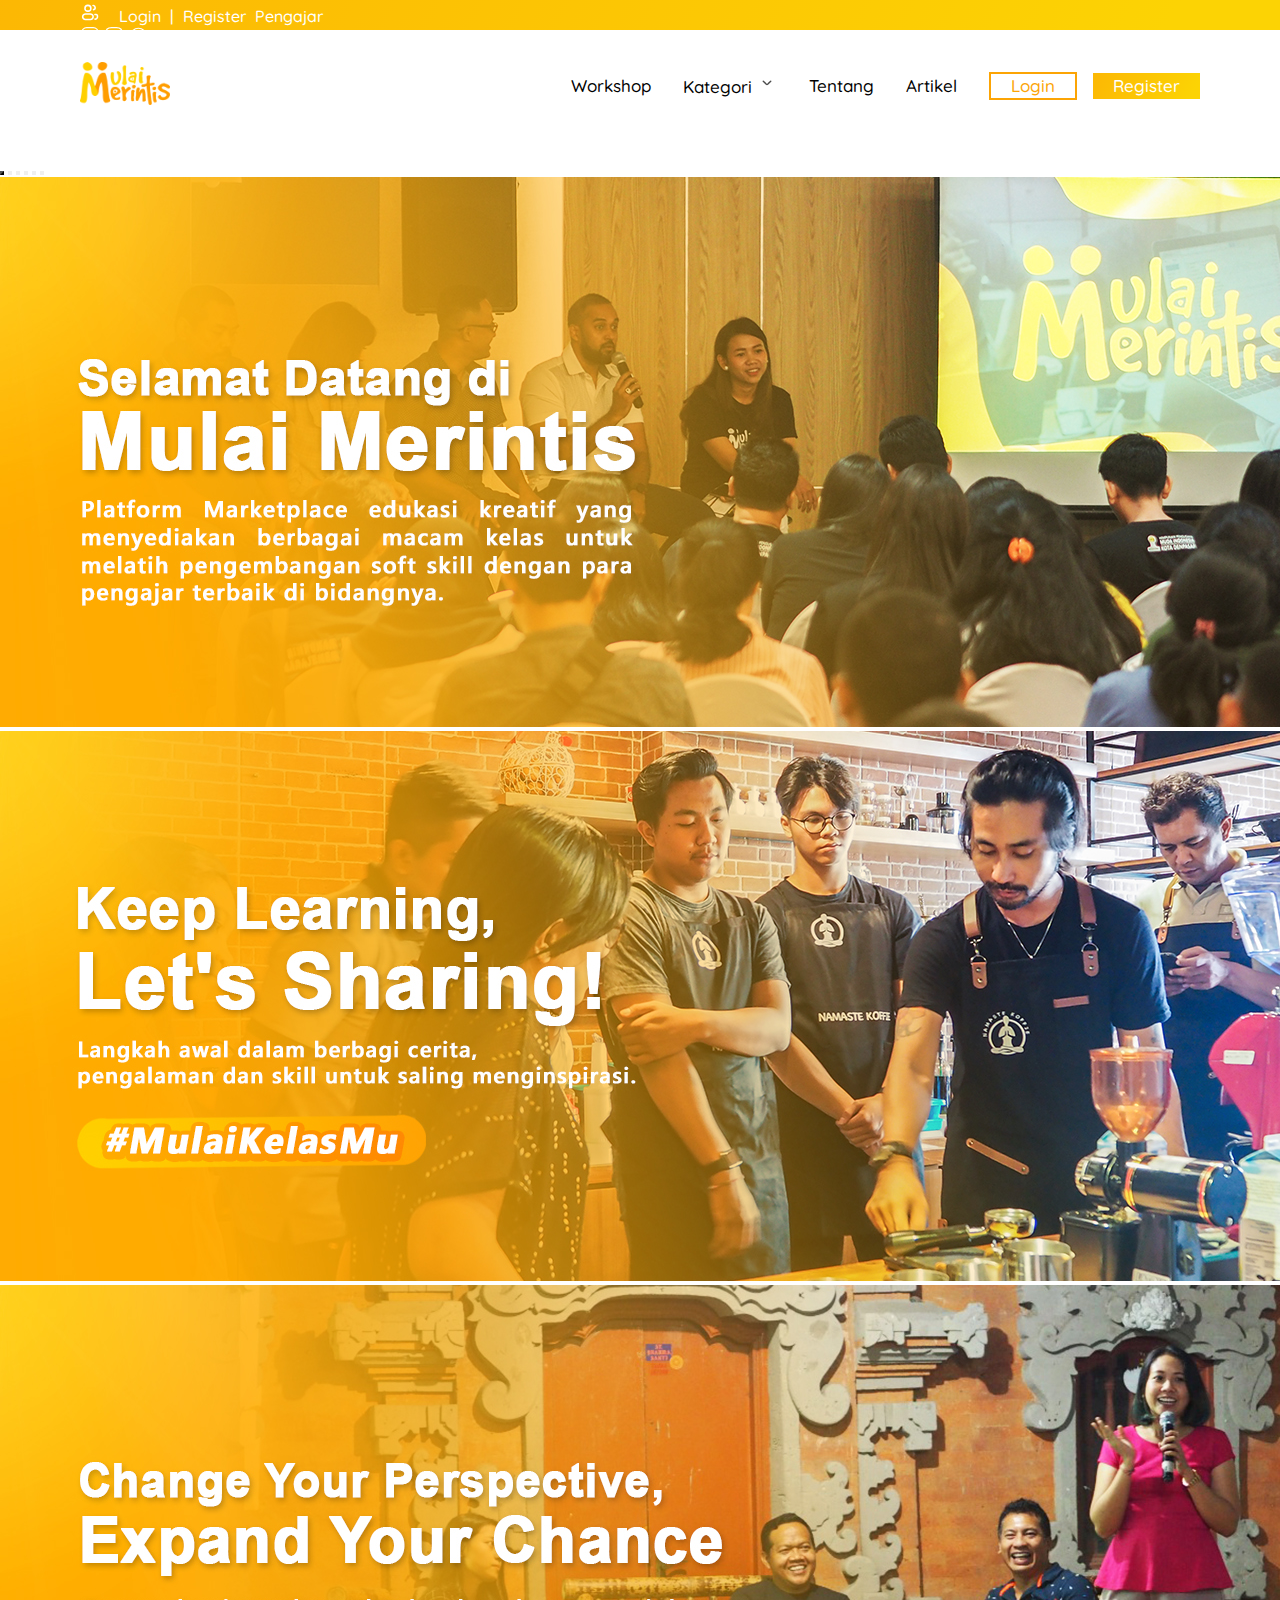
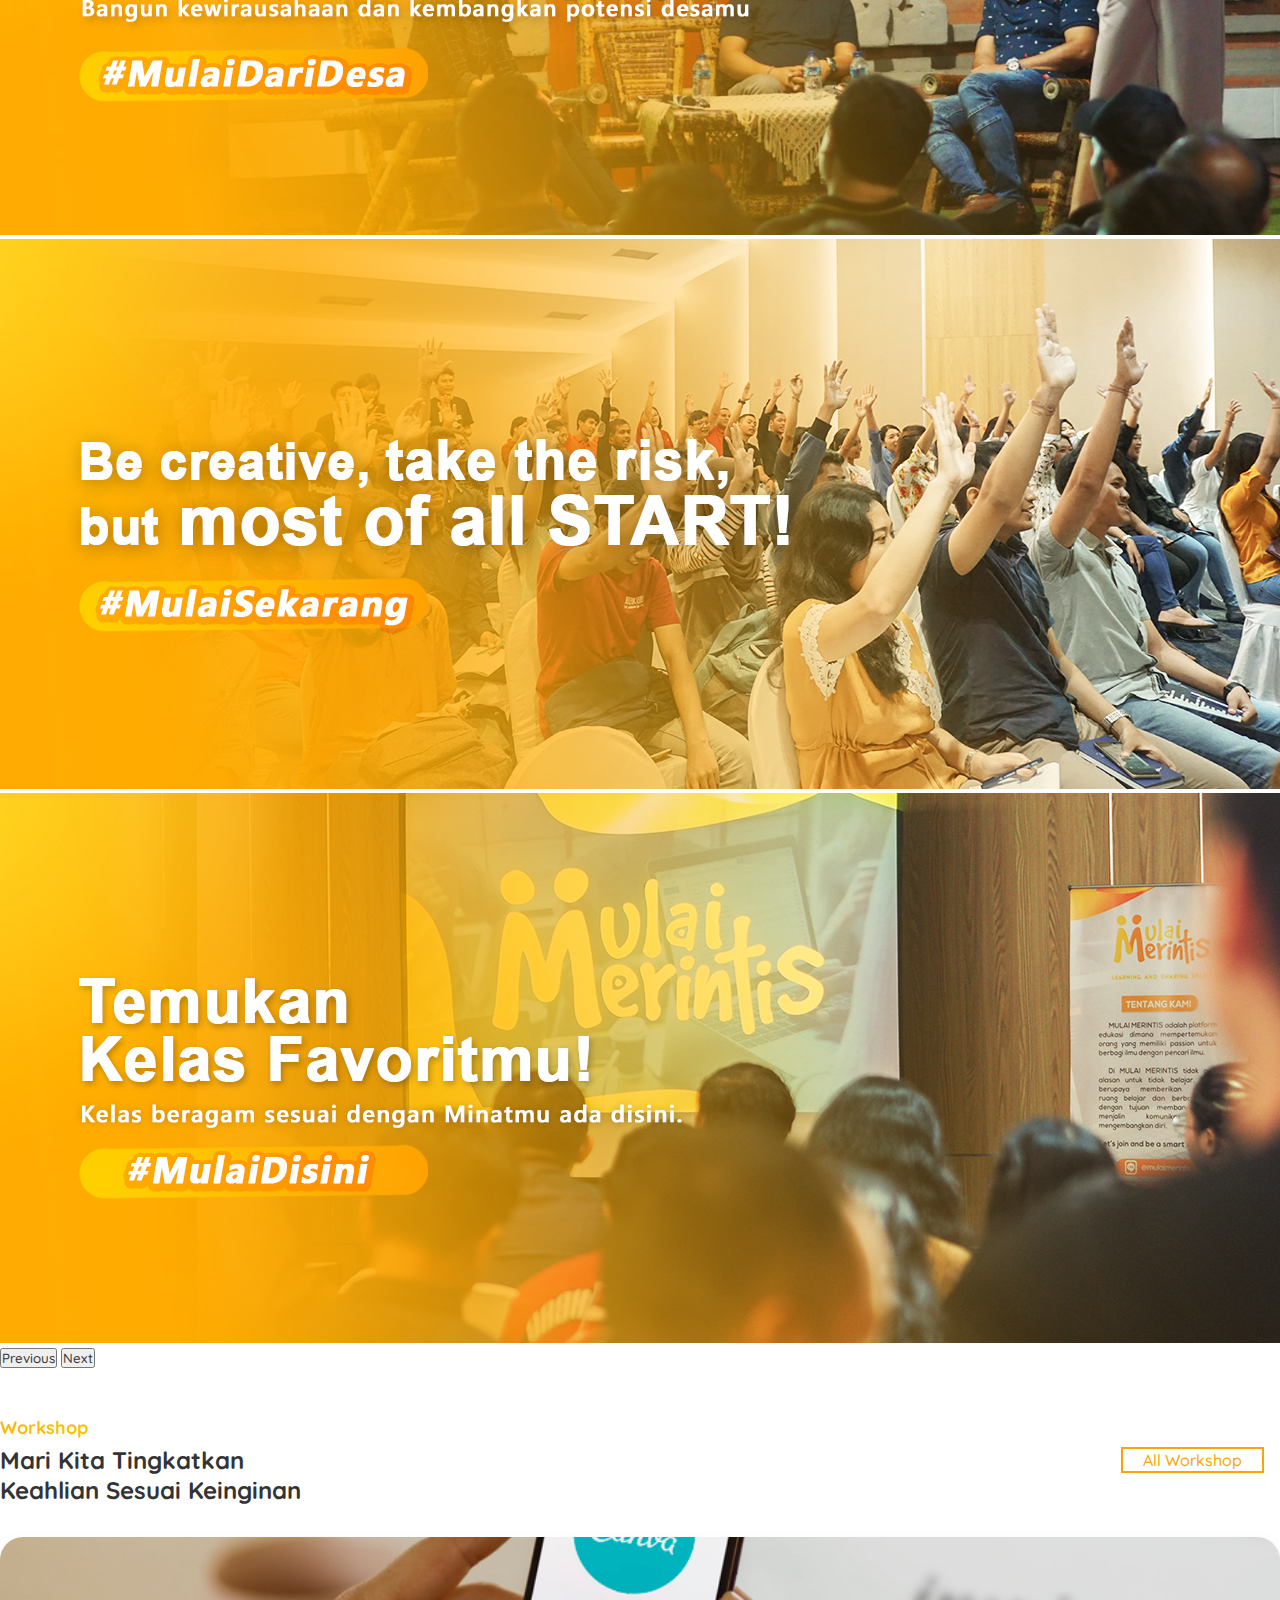
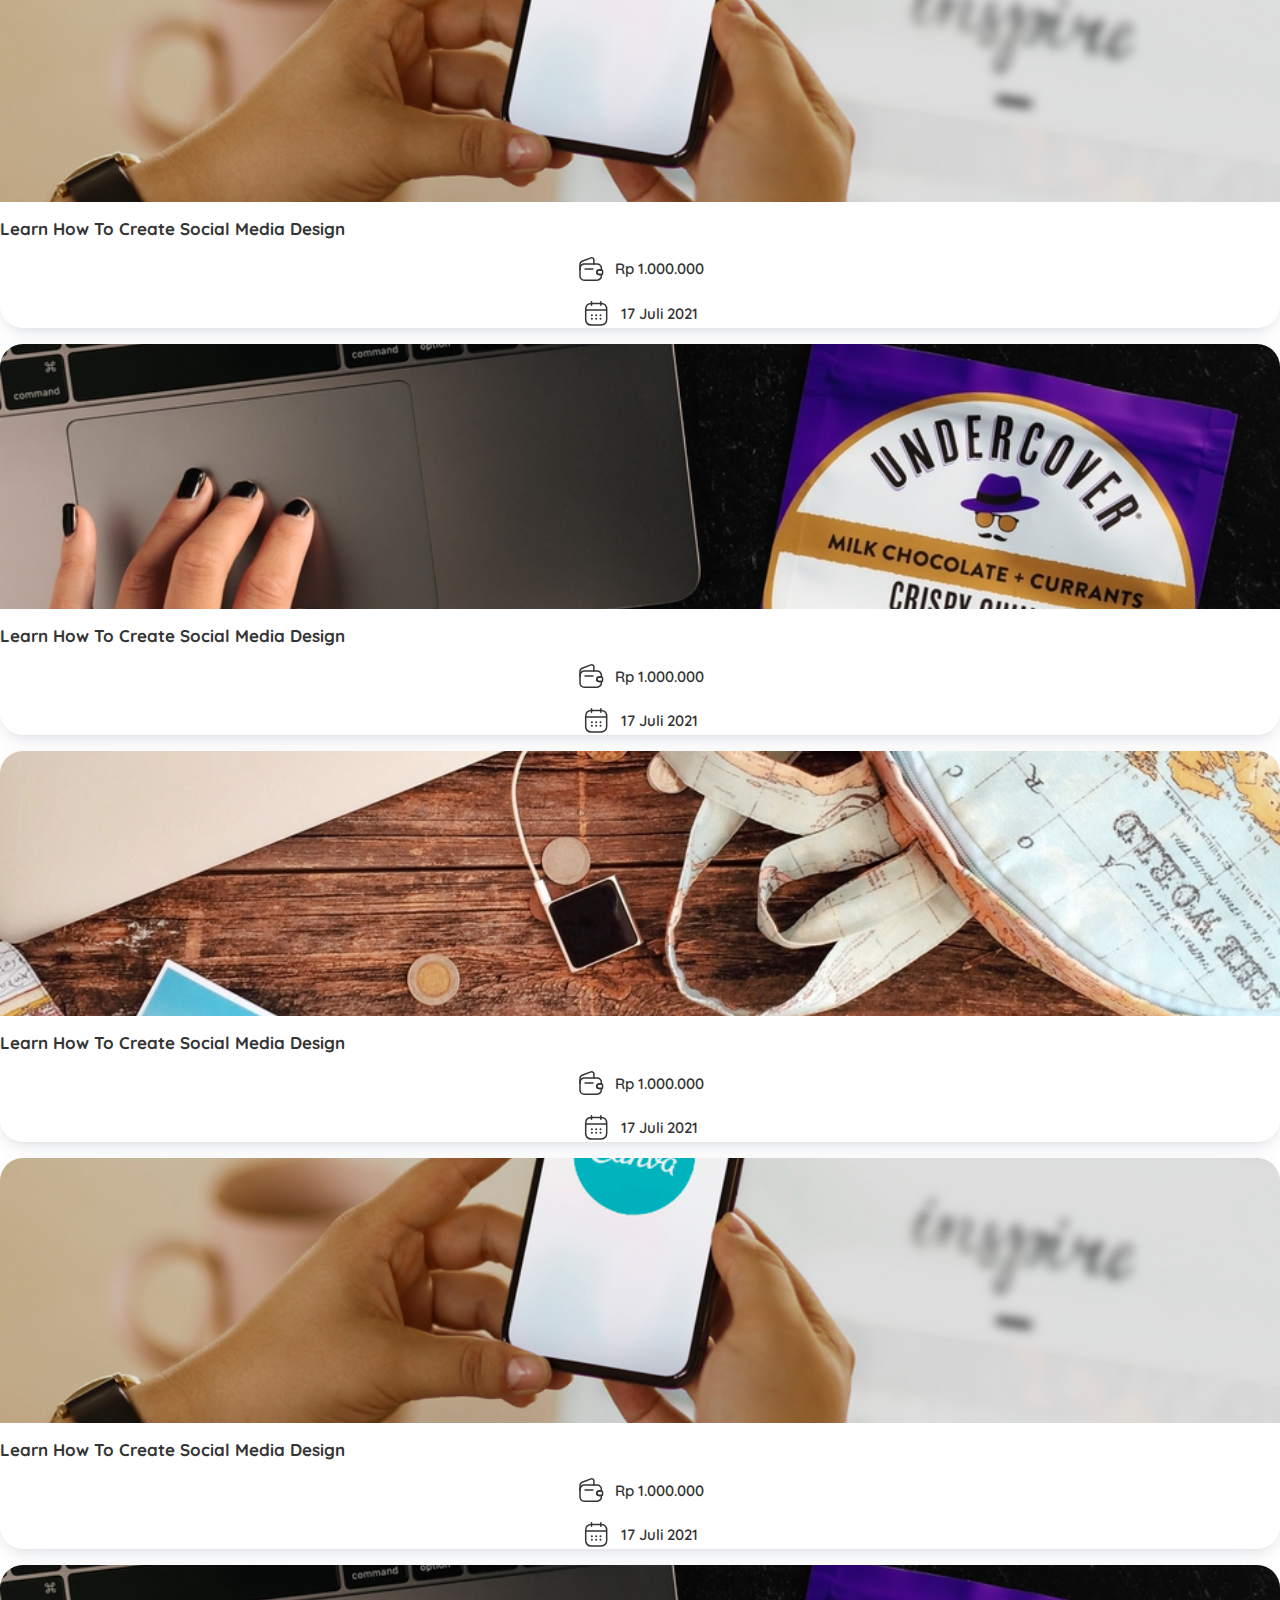
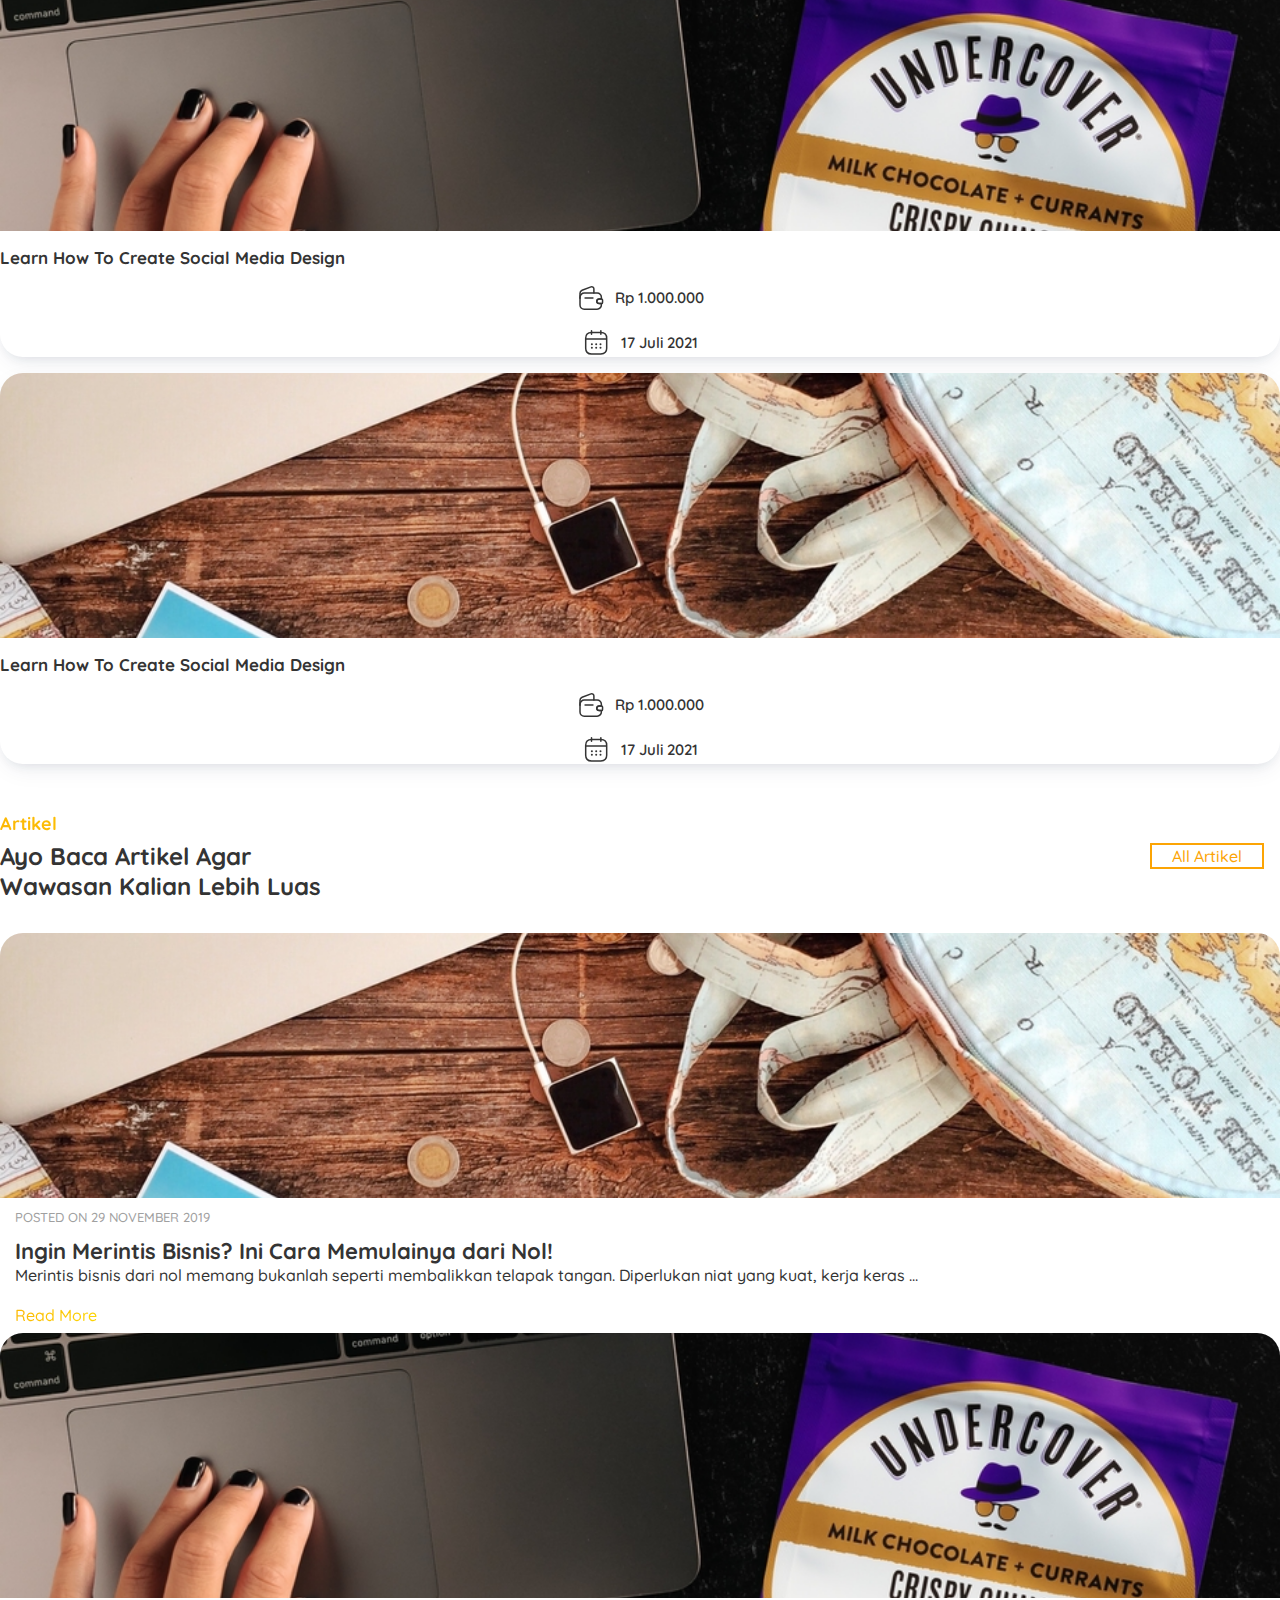
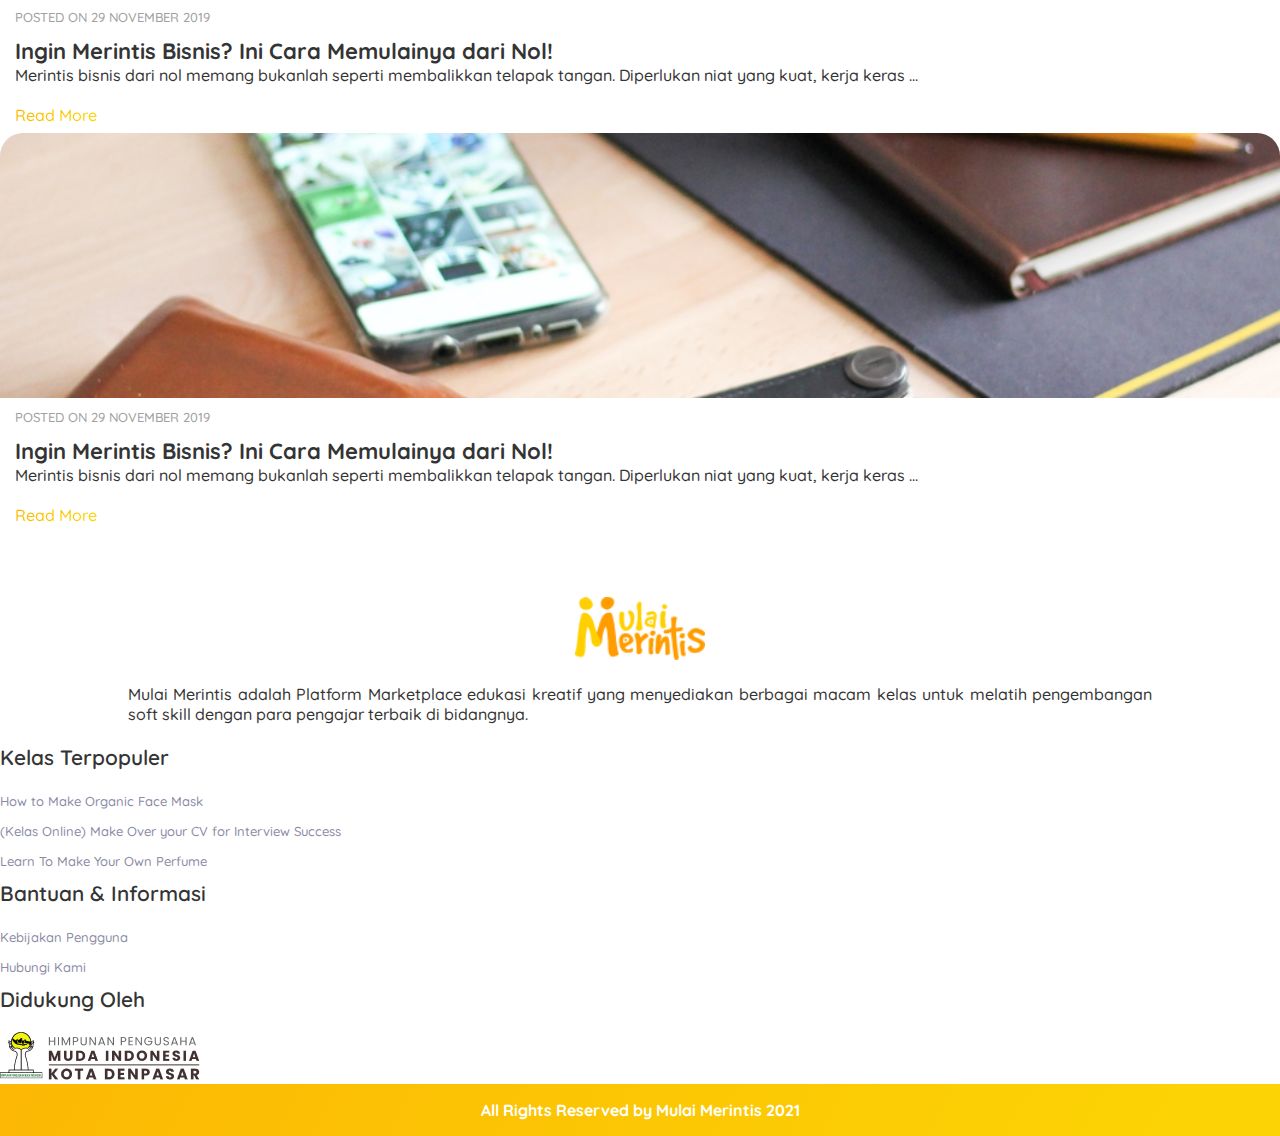
<file: index.html>
<!DOCTYPE html>
<html lang="en">

<head>
    <meta charset="UTF-8">
    <meta http-equiv="X-UA-Compatible" content="IE=edge">
    <meta name="viewport" content="width=device-width, initial-scale=1.0">
    <title>Mulai Merintis</title>
    <!-- css -->
    <link rel="stylesheet" href="./assets/css/style.css">
    <!-- bootstraps -->
    <link href="https://cdn.jsdelivr.net/npm/bootstrap@5.0.2/dist/css/bootstrap.min.css" rel="stylesheet"
        integrity="sha384-EVSTQN3/azprG1Anm3QDgpJLIm9Nao0Yz1ztcQTwFspd3yD65VohhpuuCOmLASjC" crossorigin="anonymous">

</head>

<body>
    <!-- START : NAVBAR -->
    <div class="container">
        <div class="top-header d-flex justify-content-between">
            <div class="auth d-flex justify-content-center align-content-center align-items-center">
                <svg width="20" height="20" viewBox="0 0 15 15" fill="none" xmlns="http://www.w3.org/2000/svg">
                    <path
                        d="M11.25 9.37499C11.25 9.37499 13.125 9.0625 13.125 10.5094C13.4375 13.125 11.25 12.8125 11.25 12.8125"
                        stroke="white" stroke-width="1.2" stroke-linecap="round" stroke-linejoin="round" />
                    <path
                        d="M9.81969 2.59031C9.81969 2.59031 11.1605 2.49583 11.3419 4.01493C11.5234 5.53403 10.1903 5.69325 10.1903 5.69325"
                        stroke="white" stroke-width="1.2" stroke-linecap="round" stroke-linejoin="round" />
                    <path
                        d="M2.03089 10.9426C2.11539 9.75952 3.18963 8.89877 4.37262 8.98393C4.84447 9.0179 5.34456 9.04167 5.82015 9.04167C6.36087 9.04167 6.958 9.01094 7.51795 8.96943C8.69739 8.88201 9.75864 9.74589 9.8429 10.9256V10.9256C9.92779 12.1141 8.98649 13.125 7.79496 13.125H5.82015H4.063C2.88068 13.125 1.94665 12.1219 2.03089 10.9426V10.9426Z"
                        stroke="white" stroke-width="1.2" />
                    <path
                        d="M3.75 4.6875C3.75 3.47938 4.72938 2.5 5.9375 2.5V2.5C7.14562 2.5 8.125 3.47938 8.125 4.6875V5C8.125 6.03553 7.28553 6.875 6.25 6.875V6.875H5.625V6.875C4.58947 6.875 3.75 6.03553 3.75 5V4.6875Z"
                        stroke="white" stroke-width="1.2" />
                </svg>
                <span class="d-flex justify-content-center align-content-center align-items-center">
                    <a href="">Login</a> |
                    <a href="">Register</a> Pengajar</span>
            </div>
            <div class=""></div>
            <div class="sosmed">
                <!-- sosmed ig -->
                <a href="">
                    <svg width="20" height="20" viewBox="0 0 14 14" fill="none" xmlns="http://www.w3.org/2000/svg">
                        <rect x="1.16669" y="1.16666" width="11.6667" height="11.6667" rx="3.5" stroke="white"
                            stroke-width="0.816667" />
                        <circle cx="7.00002" cy="6.99999" r="2.33333" stroke="white" stroke-width="0.816667" />
                        <path
                            d="M10.3542 3.5C10.3542 3.74162 10.1583 3.9375 9.91669 3.9375C9.67506 3.9375 9.47919 3.74162 9.47919 3.5C9.47919 3.25838 9.67506 3.0625 9.91669 3.0625C10.1583 3.0625 10.3542 3.25838 10.3542 3.5Z"
                            fill="#fff" />
                    </svg>
                </a>
                <!-- sosmed fb -->
                <a href="">
                    <svg width="20" height="20" viewBox="0 0 14 14" fill="none" xmlns="http://www.w3.org/2000/svg">
                        <path
                            d="M8.16667 5.425V7.11667H9.68333C9.8 7.11667 9.85833 7.23333 9.85833 7.35L9.625 8.45833C9.625 8.51667 9.50833 8.575 9.45 8.575H8.16667V12.8333H6.41667V8.63333H5.425C5.30833 8.63333 5.25 8.575 5.25 8.45833V7.35C5.25 7.23333 5.30833 7.175 5.425 7.175H6.41667V5.25C6.41667 4.25833 7.175 3.5 8.16667 3.5H9.74167C9.85833 3.5 9.91667 3.55833 9.91667 3.675V5.075C9.91667 5.19167 9.85833 5.25 9.74167 5.25H8.34167C8.225 5.25 8.16667 5.30833 8.16667 5.425Z"
                            stroke="white" stroke-width="0.82" stroke-miterlimit="10" stroke-linecap="round" />
                        <path
                            d="M8.75002 12.8333H5.25002C2.33335 12.8333 1.16669 11.6667 1.16669 8.74999V5.24999C1.16669 2.33332 2.33335 1.16666 5.25002 1.16666H8.75002C11.6667 1.16666 12.8334 2.33332 12.8334 5.24999V8.74999C12.8334 11.6667 11.6667 12.8333 8.75002 12.8333Z"
                            stroke="white" stroke-width="0.82" stroke-linecap="round" stroke-linejoin="round" />
                    </svg>

                </a>
                <!-- sosmed wa -->
                <a href="">
                    <svg width="20" height="20" viewBox="0 0 15 14" fill="none" xmlns="http://www.w3.org/2000/svg">
                        <path
                            d="M4.8432 12.0167C5.7182 12.5417 6.7682 12.8333 7.8182 12.8333C11.0265 12.8333 13.6515 10.2083 13.6515 6.99999C13.6515 3.79166 11.0265 1.16666 7.8182 1.16666C4.60986 1.16666 1.98486 3.79166 1.98486 6.99999C1.98486 8.04999 2.27653 9.04166 2.7432 9.91666L2.24512 11.8323C2.13006 12.2749 2.53968 12.6748 2.97936 12.5492L4.8432 12.0167Z"
                            stroke="white" stroke-width="0.82" stroke-miterlimit="10" stroke-linecap="round"
                            stroke-linejoin="round" />
                        <path
                            d="M10.4432 8.66163C10.4432 8.75613 10.4221 8.85325 10.3775 8.94775C10.3328 9.04225 10.2749 9.1315 10.1987 9.2155C10.0699 9.35725 9.9279 9.45963 9.76754 9.52525C9.6098 9.59088 9.43892 9.625 9.25489 9.625C8.98674 9.625 8.70019 9.562 8.39786 9.43338C8.09553 9.30475 7.7932 9.1315 7.4935 8.91363C7.19117 8.69313 6.90462 8.449 6.63121 8.17863C6.36043 7.90563 6.11594 7.6195 5.89773 7.32025C5.68216 7.021 5.50865 6.72175 5.38246 6.42513C5.25627 6.12588 5.19318 5.83975 5.19318 5.56675C5.19318 5.38825 5.22472 5.21763 5.28782 5.06013C5.35091 4.9 5.45081 4.753 5.59015 4.62175C5.7584 4.45638 5.94243 4.375 6.13697 4.375C6.21058 4.375 6.28419 4.39075 6.34991 4.42225C6.41826 4.45375 6.47873 4.501 6.52605 4.56925L7.13597 5.42763C7.18329 5.49325 7.21746 5.55363 7.24112 5.61138C7.26478 5.6665 7.27793 5.72163 7.27793 5.7715C7.27793 5.8345 7.25953 5.8975 7.22272 5.95788C7.18854 6.01825 7.13859 6.08125 7.0755 6.14425L6.8757 6.35163C6.84678 6.3805 6.83364 6.41463 6.83364 6.45663C6.83364 6.47763 6.83627 6.496 6.84152 6.517C6.84941 6.538 6.8573 6.55375 6.86256 6.5695C6.90988 6.65613 6.99137 6.769 7.10705 6.9055C7.22535 7.042 7.35154 7.18113 7.48824 7.32025C7.63021 7.45938 7.76691 7.588 7.90625 7.70613C8.04295 7.82163 8.156 7.90038 8.24538 7.94763C8.25852 7.95288 8.2743 7.96075 8.2927 7.96863C8.31373 7.9765 8.33476 7.97913 8.35842 7.97913C8.40312 7.97913 8.43729 7.96338 8.46621 7.9345L8.66601 7.73763C8.73173 7.672 8.79483 7.62213 8.85529 7.59063C8.91576 7.55388 8.97623 7.5355 9.04195 7.5355C9.0919 7.5355 9.14448 7.546 9.20232 7.56963C9.26015 7.59325 9.32062 7.62738 9.38634 7.672L10.2565 8.28888C10.3249 8.33613 10.3722 8.39125 10.4011 8.45688C10.4274 8.5225 10.4432 8.58813 10.4432 8.66163Z"
                            stroke="white" stroke-width="0.82" stroke-miterlimit="10" />
                    </svg>

                </a>


            </div>
        </div>
        <nav class="menu ">
            <div class="menu-toggle">
                <input type="checkbox" />
                <span id="span1"></span>
                <span id="span2"></span>
                <span id="span3"></span>
            </div>
            <div class="items">
                <div class="logo-img">
                    <img src="./assets/img/logo.png" alt="" />
                </div>
                <div class=""></div>
                <ul id="nav">
                    <div class="logo-img mobile-show">
                        <img src="./assets/img/logo.png" alt="" />
                    </div>
                    <li data-aos="fade-down" data-aos-delay="500">
                        <a href="workshop.html" class="">Workshop </a>
                    </li>
                    <li class="dropdown">
                        <a href="#">
                            Kategori
                            <svg width="20" height="20" viewBox="0 0 20 20" fill="none"
                                xmlns="http://www.w3.org/2000/svg">
                                <path
                                    d="M6.25 8.33334C6.25 8.33334 9.58333 11.6667 10 11.6667C10.4167 11.6667 13.75 8.33334 13.75 8.33334"
                                    stroke="#4B4B4B" stroke-width="1.4" stroke-linecap="round"
                                    stroke-linejoin="round" />
                            </svg>

                        </a>
                        <ul class="dropdown-menu">
                            <li><a href="#">Design</a></li>
                            <li><a href="#">Development</a></li>
                            <li><a href="#">Accessibility</a></li>
                            <li><a href="#">Content Strategy</a></li>
                            <li><a href="#">Training</a></li>
                        </ul>
                    </li>
                    <li data-aos="fade-down" data-aos-delay="600">
                        <a class="" href="tentang.html">Tentang</a>
                    </li>
                    <li data-aos="fade-down" data-aos-delay="600">
                        <a class="" href="artikel.html">Artikel</a>
                    </li>
                    <li class=" btn btn-primary-merintis">
                        <a href="login.html">Login</a>
                    </li>
                    <li class=" btn btn-primary-solid-merintis">
                        <a href="register.html">Register</a>
                    </li>
                </ul>
            </div>
        </nav>
        <!-- END : NAVBAR -->
    </div>
    <!-- START: HEADER  -->
    <section class="header">
        <div id="carouselExampleIndicators" class="carousel slide" data-bs-ride="carousel">
            <div class="carousel-indicators">
                <button type="button" data-bs-target="#carouselExampleIndicators" data-bs-slide-to="0" class="active"
                    aria-current="true" aria-label="Slide 1"></button>
                <button type="button" data-bs-target="#carouselExampleIndicators" data-bs-slide-to="1"
                    aria-label="Slide 2"></button>
                <button type="button" data-bs-target="#carouselExampleIndicators" data-bs-slide-to="2"
                    aria-label="Slide 3"></button>
                <button type="button" data-bs-target="#carouselExampleIndicators" data-bs-slide-to="3"
                    aria-label="Slide 3"></button>
                <button type="button" data-bs-target="#carouselExampleIndicators" data-bs-slide-to="4"
                    aria-label="Slide 3"></button>
                <button type="button" data-bs-target="#carouselExampleIndicators" data-bs-slide-to="5"
                    aria-label="Slide 3"></button>
            </div>
            <div class="carousel-inner">
                <div class="carousel-item active position-relative">
                    <img src="./assets/img/1.jpg" class="d-block w-100" alt="./assets/img/1.jpg">
                </div>
                <div class="carousel-item  position-relative">
                    <img src="./assets/img/2.jpg" class="d-block w-100" alt="./assets/img/1.jpg">
                </div>
                <div class="carousel-item  position-relative">
                    <img src="./assets/img/3.jpg" class="d-block w-100" alt="./assets/img/1.jpg">
                </div>
                <div class="carousel-item  position-relative">
                    <img src="./assets/img/4.jpg" class="d-block w-100" alt="./assets/img/1.jpg">
                </div>
                <div class="carousel-item  position-relative">
                    <img src="./assets/img/5.jpg" class="d-block w-100" alt="./assets/img/1.jpg">
                </div>


            </div>
            <button class="carousel-control-prev" type="button" data-bs-target="#carouselExampleIndicators"
                data-bs-slide="prev">
                <span class="carousel-control-prev-icon" aria-hidden="true"></span>
                <span class="visually-hidden">Previous</span>
            </button>
            <button class="carousel-control-next" type="button" data-bs-target="#carouselExampleIndicators"
                data-bs-slide="next">
                <span class="carousel-control-next-icon" aria-hidden="true"></span>
                <span class="visually-hidden">Next</span>
            </button>
        </div>
    </section>
    <!-- END: HEADER  -->
    <!-- START CONTENT -->
    <section class="container py-sm-10">
        <div class="title-content">
            <div class="text-content">
                <p class="gradient-text">Workshop</p>
                <h1>Mari Kita Tingkatkan Keahlian Sesuai Keinginan </h1>
            </div>
            <div class="scale">
                <div class="btn btn-primary-merintis">
                    <a href="" class="">All Workshop</a>
                </div>
            </div>
        </div>

        <div class="content">
            <div class="row">
                <div class="col-lg-4 col-md-6 col-sm-12 py-3">
                    <div class="card position-relative" style="width: auto;">
                        <div
                            style="background: url('./assets/img/konten.jpg'); background-position: center;
                        background-size: cover; background-repeat: no-repeat; width: auto; height: 265.17px;border-radius: 23px 23px 0 0;">
                        </div>
                        <div class="card-body position-relative">
                            <div class="kategori">
                                <p>HOME AND LIVING</p>
                            </div>
                            <h5 class="card-title">Learn How To Create Social Media Design</h5>
                            <div class="d-flex justify-content-between">
                                <div class="price">
                                    <svg width="28" height="28" viewBox="0 0 28 28" fill="none"
                                        xmlns="http://www.w3.org/2000/svg">
                                        <path
                                            d="M20.4805 15.6245C20.0084 16.0857 19.7387 16.7494 19.8065 17.4578C19.9082 18.6723 21.0219 19.5603 22.2364 19.5598L24.3731 19.5589L24.3736 20.8971C24.3746 23.225 22.4748 25.1263 20.1469 25.1272L7.23692 25.1324C4.90907 25.1333 3.00779 23.2336 3.00686 20.9057L3.00383 13.3374C3.0029 11.0095 4.90265 9.10825 7.23051 9.10732L20.1405 9.10215C22.4684 9.10122 24.3697 11.001 24.3706 13.3288L24.3712 14.9482L22.0996 14.9491C21.4699 14.9494 20.8964 15.197 20.4805 15.6245Z"
                                            stroke="#343434" stroke-width="1.5" stroke-linecap="round"
                                            stroke-linejoin="round" />
                                        <path
                                            d="M3.00424 14.3495L3.00218 9.21027C3.00164 7.87204 3.8221 6.67962 5.07018 6.2068L13.9979 2.82953C15.3921 2.30043 16.8882 3.33446 16.8888 4.83014L16.8905 9.10348"
                                            stroke="#343434" stroke-width="1.5" stroke-linecap="round"
                                            stroke-linejoin="round" />
                                        <path
                                            d="M25.5624 16.095L25.5634 18.4117C25.5636 19.0302 25.069 19.5364 24.4393 19.5592L22.2351 19.56C21.0206 19.5605 19.9069 18.6726 19.8052 17.4581C19.7375 16.7496 20.0071 16.086 20.4792 15.6248C20.8951 15.1973 21.4686 14.9496 22.0983 14.9494L24.4374 14.9485C25.0672 14.9707 25.5622 15.4765 25.5624 16.095Z"
                                            stroke="#343434" stroke-width="1.5" stroke-linecap="round"
                                            stroke-linejoin="round" />
                                        <path d="M8.06464 13.8864L15.9366 13.8833" stroke="#343434" stroke-width="1.5"
                                            stroke-linecap="round" stroke-linejoin="round" />
                                    </svg>
                                    <p>Rp 1.000.000</p>
                                </div>
                                <div class="date">
                                    <svg width="29" height="29" viewBox="0 0 29 29" fill="none"
                                        xmlns="http://www.w3.org/2000/svg">
                                        <path d="M9.51819 2.64191L9.51959 6.14066" stroke="#343434" stroke-width="1.5"
                                            stroke-miterlimit="10" stroke-linecap="round" stroke-linejoin="round" />
                                        <path d="M18.8482 2.63812L18.8496 6.13688" stroke="#343434" stroke-width="1.5"
                                            stroke-miterlimit="10" stroke-linecap="round" stroke-linejoin="round" />
                                        <path d="M4.27335 10.9127L24.0996 10.9048" stroke="#343434" stroke-width="1.5"
                                            stroke-miterlimit="10" stroke-linecap="round" stroke-linejoin="round" />
                                        <path
                                            d="M24.6825 10.2165L24.6864 20.1296C24.6878 23.6284 22.9394 25.9616 18.8575 25.9632L9.52748 25.9669C5.4456 25.9686 3.69529 23.6368 3.69389 20.138L3.68993 10.2249C3.68853 6.72612 5.43697 4.39292 9.51885 4.39128L18.8489 4.38755C22.9307 4.38591 24.6811 6.71772 24.6825 10.2165Z"
                                            stroke="#343434" stroke-width="1.5" stroke-miterlimit="10"
                                            stroke-linecap="round" stroke-linejoin="round" />
                                        <path d="M18.4976 16.2835L18.5081 16.2835" stroke="#343434" stroke-width="2"
                                            stroke-linecap="round" stroke-linejoin="round" />
                                        <path d="M18.499 19.7822L18.5095 19.7822" stroke="#343434" stroke-width="2"
                                            stroke-linecap="round" stroke-linejoin="round" />
                                        <path d="M14.1834 16.2852L14.1938 16.2852" stroke="#343434" stroke-width="2"
                                            stroke-linecap="round" stroke-linejoin="round" />
                                        <path d="M14.1848 19.7839L14.1952 19.7839" stroke="#343434" stroke-width="2"
                                            stroke-linecap="round" stroke-linejoin="round" />
                                        <path d="M9.86687 16.2869L9.87735 16.2869" stroke="#343434" stroke-width="2"
                                            stroke-linecap="round" stroke-linejoin="round" />
                                        <path d="M9.86827 19.7857L9.87875 19.7857" stroke="#343434" stroke-width="2"
                                            stroke-linecap="round" stroke-linejoin="round" />
                                    </svg>
                                    <p>
                                        17 Juli 2021
                                    </p>

                                </div>
                            </div>
                        </div>
                        <a href="#" class="stretched-link"></a>
                    </div>
                </div> <!--  end col  -->
                <div class="col-lg-4 col-md-6 col-sm-12 py-3">
                    <div class="card position-relative" style="width: auto;">
                        <div
                            style="background: url('./assets/img/konten (1).jpg'); background-position: center;
                        background-size: cover; background-repeat: no-repeat; width: auto; height: 265.17px;border-radius: 23px 23px 0 0;">
                        </div>
                        <div class="card-body position-relative">
                            <div class="kategori">
                                <p>HOME AND LIVING</p>
                            </div>
                            <h5 class="card-title">Learn How To Create Social Media Design</h5>
                            <div class="d-flex justify-content-between">
                                <div class="price">
                                    <svg width="28" height="28" viewBox="0 0 28 28" fill="none"
                                        xmlns="http://www.w3.org/2000/svg">
                                        <path
                                            d="M20.4805 15.6245C20.0084 16.0857 19.7387 16.7494 19.8065 17.4578C19.9082 18.6723 21.0219 19.5603 22.2364 19.5598L24.3731 19.5589L24.3736 20.8971C24.3746 23.225 22.4748 25.1263 20.1469 25.1272L7.23692 25.1324C4.90907 25.1333 3.00779 23.2336 3.00686 20.9057L3.00383 13.3374C3.0029 11.0095 4.90265 9.10825 7.23051 9.10732L20.1405 9.10215C22.4684 9.10122 24.3697 11.001 24.3706 13.3288L24.3712 14.9482L22.0996 14.9491C21.4699 14.9494 20.8964 15.197 20.4805 15.6245Z"
                                            stroke="#343434" stroke-width="1.5" stroke-linecap="round"
                                            stroke-linejoin="round" />
                                        <path
                                            d="M3.00424 14.3495L3.00218 9.21027C3.00164 7.87204 3.8221 6.67962 5.07018 6.2068L13.9979 2.82953C15.3921 2.30043 16.8882 3.33446 16.8888 4.83014L16.8905 9.10348"
                                            stroke="#343434" stroke-width="1.5" stroke-linecap="round"
                                            stroke-linejoin="round" />
                                        <path
                                            d="M25.5624 16.095L25.5634 18.4117C25.5636 19.0302 25.069 19.5364 24.4393 19.5592L22.2351 19.56C21.0206 19.5605 19.9069 18.6726 19.8052 17.4581C19.7375 16.7496 20.0071 16.086 20.4792 15.6248C20.8951 15.1973 21.4686 14.9496 22.0983 14.9494L24.4374 14.9485C25.0672 14.9707 25.5622 15.4765 25.5624 16.095Z"
                                            stroke="#343434" stroke-width="1.5" stroke-linecap="round"
                                            stroke-linejoin="round" />
                                        <path d="M8.06464 13.8864L15.9366 13.8833" stroke="#343434" stroke-width="1.5"
                                            stroke-linecap="round" stroke-linejoin="round" />
                                    </svg>
                                    <p>Rp 1.000.000</p>
                                </div>
                                <div class="date">
                                    <svg width="29" height="29" viewBox="0 0 29 29" fill="none"
                                        xmlns="http://www.w3.org/2000/svg">
                                        <path d="M9.51819 2.64191L9.51959 6.14066" stroke="#343434" stroke-width="1.5"
                                            stroke-miterlimit="10" stroke-linecap="round" stroke-linejoin="round" />
                                        <path d="M18.8482 2.63812L18.8496 6.13688" stroke="#343434" stroke-width="1.5"
                                            stroke-miterlimit="10" stroke-linecap="round" stroke-linejoin="round" />
                                        <path d="M4.27335 10.9127L24.0996 10.9048" stroke="#343434" stroke-width="1.5"
                                            stroke-miterlimit="10" stroke-linecap="round" stroke-linejoin="round" />
                                        <path
                                            d="M24.6825 10.2165L24.6864 20.1296C24.6878 23.6284 22.9394 25.9616 18.8575 25.9632L9.52748 25.9669C5.4456 25.9686 3.69529 23.6368 3.69389 20.138L3.68993 10.2249C3.68853 6.72612 5.43697 4.39292 9.51885 4.39128L18.8489 4.38755C22.9307 4.38591 24.6811 6.71772 24.6825 10.2165Z"
                                            stroke="#343434" stroke-width="1.5" stroke-miterlimit="10"
                                            stroke-linecap="round" stroke-linejoin="round" />
                                        <path d="M18.4976 16.2835L18.5081 16.2835" stroke="#343434" stroke-width="2"
                                            stroke-linecap="round" stroke-linejoin="round" />
                                        <path d="M18.499 19.7822L18.5095 19.7822" stroke="#343434" stroke-width="2"
                                            stroke-linecap="round" stroke-linejoin="round" />
                                        <path d="M14.1834 16.2852L14.1938 16.2852" stroke="#343434" stroke-width="2"
                                            stroke-linecap="round" stroke-linejoin="round" />
                                        <path d="M14.1848 19.7839L14.1952 19.7839" stroke="#343434" stroke-width="2"
                                            stroke-linecap="round" stroke-linejoin="round" />
                                        <path d="M9.86687 16.2869L9.87735 16.2869" stroke="#343434" stroke-width="2"
                                            stroke-linecap="round" stroke-linejoin="round" />
                                        <path d="M9.86827 19.7857L9.87875 19.7857" stroke="#343434" stroke-width="2"
                                            stroke-linecap="round" stroke-linejoin="round" />
                                    </svg>
                                    <p>
                                        17 Juli 2021
                                    </p>

                                </div>
                            </div>
                        </div>
                        <a href="#" class="stretched-link"></a>
                    </div>
                </div> <!--  end col  -->
                <div class="col-lg-4 col-md-6 col-sm-12 py-3">
                    <div class="card position-relative" style="width: auto;">
                        <div
                            style="background: url('./assets/img/konten (3).jpg'); background-position: center;
                        background-size: cover; background-repeat: no-repeat; width: auto; height: 265.17px;border-radius: 23px 23px 0 0;">
                        </div>
                        <div class="card-body position-relative">
                            <div class="kategori">
                                <p>HOME AND LIVING</p>
                            </div>
                            <h5 class="card-title">Learn How To Create Social Media Design</h5>
                            <div class="d-flex justify-content-between">
                                <div class="price">
                                    <svg width="28" height="28" viewBox="0 0 28 28" fill="none"
                                        xmlns="http://www.w3.org/2000/svg">
                                        <path
                                            d="M20.4805 15.6245C20.0084 16.0857 19.7387 16.7494 19.8065 17.4578C19.9082 18.6723 21.0219 19.5603 22.2364 19.5598L24.3731 19.5589L24.3736 20.8971C24.3746 23.225 22.4748 25.1263 20.1469 25.1272L7.23692 25.1324C4.90907 25.1333 3.00779 23.2336 3.00686 20.9057L3.00383 13.3374C3.0029 11.0095 4.90265 9.10825 7.23051 9.10732L20.1405 9.10215C22.4684 9.10122 24.3697 11.001 24.3706 13.3288L24.3712 14.9482L22.0996 14.9491C21.4699 14.9494 20.8964 15.197 20.4805 15.6245Z"
                                            stroke="#343434" stroke-width="1.5" stroke-linecap="round"
                                            stroke-linejoin="round" />
                                        <path
                                            d="M3.00424 14.3495L3.00218 9.21027C3.00164 7.87204 3.8221 6.67962 5.07018 6.2068L13.9979 2.82953C15.3921 2.30043 16.8882 3.33446 16.8888 4.83014L16.8905 9.10348"
                                            stroke="#343434" stroke-width="1.5" stroke-linecap="round"
                                            stroke-linejoin="round" />
                                        <path
                                            d="M25.5624 16.095L25.5634 18.4117C25.5636 19.0302 25.069 19.5364 24.4393 19.5592L22.2351 19.56C21.0206 19.5605 19.9069 18.6726 19.8052 17.4581C19.7375 16.7496 20.0071 16.086 20.4792 15.6248C20.8951 15.1973 21.4686 14.9496 22.0983 14.9494L24.4374 14.9485C25.0672 14.9707 25.5622 15.4765 25.5624 16.095Z"
                                            stroke="#343434" stroke-width="1.5" stroke-linecap="round"
                                            stroke-linejoin="round" />
                                        <path d="M8.06464 13.8864L15.9366 13.8833" stroke="#343434" stroke-width="1.5"
                                            stroke-linecap="round" stroke-linejoin="round" />
                                    </svg>
                                    <p>Rp 1.000.000</p>
                                </div>
                                <div class="date">
                                    <svg width="29" height="29" viewBox="0 0 29 29" fill="none"
                                        xmlns="http://www.w3.org/2000/svg">
                                        <path d="M9.51819 2.64191L9.51959 6.14066" stroke="#343434" stroke-width="1.5"
                                            stroke-miterlimit="10" stroke-linecap="round" stroke-linejoin="round" />
                                        <path d="M18.8482 2.63812L18.8496 6.13688" stroke="#343434" stroke-width="1.5"
                                            stroke-miterlimit="10" stroke-linecap="round" stroke-linejoin="round" />
                                        <path d="M4.27335 10.9127L24.0996 10.9048" stroke="#343434" stroke-width="1.5"
                                            stroke-miterlimit="10" stroke-linecap="round" stroke-linejoin="round" />
                                        <path
                                            d="M24.6825 10.2165L24.6864 20.1296C24.6878 23.6284 22.9394 25.9616 18.8575 25.9632L9.52748 25.9669C5.4456 25.9686 3.69529 23.6368 3.69389 20.138L3.68993 10.2249C3.68853 6.72612 5.43697 4.39292 9.51885 4.39128L18.8489 4.38755C22.9307 4.38591 24.6811 6.71772 24.6825 10.2165Z"
                                            stroke="#343434" stroke-width="1.5" stroke-miterlimit="10"
                                            stroke-linecap="round" stroke-linejoin="round" />
                                        <path d="M18.4976 16.2835L18.5081 16.2835" stroke="#343434" stroke-width="2"
                                            stroke-linecap="round" stroke-linejoin="round" />
                                        <path d="M18.499 19.7822L18.5095 19.7822" stroke="#343434" stroke-width="2"
                                            stroke-linecap="round" stroke-linejoin="round" />
                                        <path d="M14.1834 16.2852L14.1938 16.2852" stroke="#343434" stroke-width="2"
                                            stroke-linecap="round" stroke-linejoin="round" />
                                        <path d="M14.1848 19.7839L14.1952 19.7839" stroke="#343434" stroke-width="2"
                                            stroke-linecap="round" stroke-linejoin="round" />
                                        <path d="M9.86687 16.2869L9.87735 16.2869" stroke="#343434" stroke-width="2"
                                            stroke-linecap="round" stroke-linejoin="round" />
                                        <path d="M9.86827 19.7857L9.87875 19.7857" stroke="#343434" stroke-width="2"
                                            stroke-linecap="round" stroke-linejoin="round" />
                                    </svg>
                                    <p>
                                        17 Juli 2021
                                    </p>

                                </div>
                            </div>
                        </div>
                        <a href="#" class="stretched-link"></a>
                    </div>
                </div> <!--  end col  -->
                <div class="col-lg-4 col-md-6 col-sm-12 py-3">
                    <div class="card position-relative" style="width: auto;">
                        <div
                            style="background: url('./assets/img/konten.jpg'); background-position: center;
                        background-size: cover; background-repeat: no-repeat; width: auto; height: 265.17px;border-radius: 23px 23px 0 0;">
                        </div>
                        <div class="card-body position-relative">
                            <div class="kategori">
                                <p>HOME AND LIVING</p>
                            </div>
                            <h5 class="card-title">Learn How To Create Social Media Design</h5>
                            <div class="d-flex justify-content-between">
                                <div class="price">
                                    <svg width="28" height="28" viewBox="0 0 28 28" fill="none"
                                        xmlns="http://www.w3.org/2000/svg">
                                        <path
                                            d="M20.4805 15.6245C20.0084 16.0857 19.7387 16.7494 19.8065 17.4578C19.9082 18.6723 21.0219 19.5603 22.2364 19.5598L24.3731 19.5589L24.3736 20.8971C24.3746 23.225 22.4748 25.1263 20.1469 25.1272L7.23692 25.1324C4.90907 25.1333 3.00779 23.2336 3.00686 20.9057L3.00383 13.3374C3.0029 11.0095 4.90265 9.10825 7.23051 9.10732L20.1405 9.10215C22.4684 9.10122 24.3697 11.001 24.3706 13.3288L24.3712 14.9482L22.0996 14.9491C21.4699 14.9494 20.8964 15.197 20.4805 15.6245Z"
                                            stroke="#343434" stroke-width="1.5" stroke-linecap="round"
                                            stroke-linejoin="round" />
                                        <path
                                            d="M3.00424 14.3495L3.00218 9.21027C3.00164 7.87204 3.8221 6.67962 5.07018 6.2068L13.9979 2.82953C15.3921 2.30043 16.8882 3.33446 16.8888 4.83014L16.8905 9.10348"
                                            stroke="#343434" stroke-width="1.5" stroke-linecap="round"
                                            stroke-linejoin="round" />
                                        <path
                                            d="M25.5624 16.095L25.5634 18.4117C25.5636 19.0302 25.069 19.5364 24.4393 19.5592L22.2351 19.56C21.0206 19.5605 19.9069 18.6726 19.8052 17.4581C19.7375 16.7496 20.0071 16.086 20.4792 15.6248C20.8951 15.1973 21.4686 14.9496 22.0983 14.9494L24.4374 14.9485C25.0672 14.9707 25.5622 15.4765 25.5624 16.095Z"
                                            stroke="#343434" stroke-width="1.5" stroke-linecap="round"
                                            stroke-linejoin="round" />
                                        <path d="M8.06464 13.8864L15.9366 13.8833" stroke="#343434" stroke-width="1.5"
                                            stroke-linecap="round" stroke-linejoin="round" />
                                    </svg>
                                    <p>Rp 1.000.000</p>
                                </div>
                                <div class="date">
                                    <svg width="29" height="29" viewBox="0 0 29 29" fill="none"
                                        xmlns="http://www.w3.org/2000/svg">
                                        <path d="M9.51819 2.64191L9.51959 6.14066" stroke="#343434" stroke-width="1.5"
                                            stroke-miterlimit="10" stroke-linecap="round" stroke-linejoin="round" />
                                        <path d="M18.8482 2.63812L18.8496 6.13688" stroke="#343434" stroke-width="1.5"
                                            stroke-miterlimit="10" stroke-linecap="round" stroke-linejoin="round" />
                                        <path d="M4.27335 10.9127L24.0996 10.9048" stroke="#343434" stroke-width="1.5"
                                            stroke-miterlimit="10" stroke-linecap="round" stroke-linejoin="round" />
                                        <path
                                            d="M24.6825 10.2165L24.6864 20.1296C24.6878 23.6284 22.9394 25.9616 18.8575 25.9632L9.52748 25.9669C5.4456 25.9686 3.69529 23.6368 3.69389 20.138L3.68993 10.2249C3.68853 6.72612 5.43697 4.39292 9.51885 4.39128L18.8489 4.38755C22.9307 4.38591 24.6811 6.71772 24.6825 10.2165Z"
                                            stroke="#343434" stroke-width="1.5" stroke-miterlimit="10"
                                            stroke-linecap="round" stroke-linejoin="round" />
                                        <path d="M18.4976 16.2835L18.5081 16.2835" stroke="#343434" stroke-width="2"
                                            stroke-linecap="round" stroke-linejoin="round" />
                                        <path d="M18.499 19.7822L18.5095 19.7822" stroke="#343434" stroke-width="2"
                                            stroke-linecap="round" stroke-linejoin="round" />
                                        <path d="M14.1834 16.2852L14.1938 16.2852" stroke="#343434" stroke-width="2"
                                            stroke-linecap="round" stroke-linejoin="round" />
                                        <path d="M14.1848 19.7839L14.1952 19.7839" stroke="#343434" stroke-width="2"
                                            stroke-linecap="round" stroke-linejoin="round" />
                                        <path d="M9.86687 16.2869L9.87735 16.2869" stroke="#343434" stroke-width="2"
                                            stroke-linecap="round" stroke-linejoin="round" />
                                        <path d="M9.86827 19.7857L9.87875 19.7857" stroke="#343434" stroke-width="2"
                                            stroke-linecap="round" stroke-linejoin="round" />
                                    </svg>
                                    <p>
                                        17 Juli 2021
                                    </p>

                                </div>
                            </div>
                        </div>
                        <a href="#" class="stretched-link"></a>
                    </div>
                </div> <!--  end col  -->
                <div class="col-lg-4 col-md-6 col-sm-12 py-3">
                    <div class="card position-relative" style="width: auto;">
                        <div
                            style="background: url('./assets/img/konten (1).jpg'); background-position: center;
                        background-size: cover; background-repeat: no-repeat; width: auto; height: 265.17px;border-radius: 23px 23px 0 0;">
                        </div>
                        <div class="card-body position-relative">
                            <div class="kategori">
                                <p>HOME AND LIVING</p>
                            </div>
                            <h5 class="card-title">Learn How To Create Social Media Design</h5>
                            <div class="d-flex justify-content-between">
                                <div class="price">
                                    <svg width="28" height="28" viewBox="0 0 28 28" fill="none"
                                        xmlns="http://www.w3.org/2000/svg">
                                        <path
                                            d="M20.4805 15.6245C20.0084 16.0857 19.7387 16.7494 19.8065 17.4578C19.9082 18.6723 21.0219 19.5603 22.2364 19.5598L24.3731 19.5589L24.3736 20.8971C24.3746 23.225 22.4748 25.1263 20.1469 25.1272L7.23692 25.1324C4.90907 25.1333 3.00779 23.2336 3.00686 20.9057L3.00383 13.3374C3.0029 11.0095 4.90265 9.10825 7.23051 9.10732L20.1405 9.10215C22.4684 9.10122 24.3697 11.001 24.3706 13.3288L24.3712 14.9482L22.0996 14.9491C21.4699 14.9494 20.8964 15.197 20.4805 15.6245Z"
                                            stroke="#343434" stroke-width="1.5" stroke-linecap="round"
                                            stroke-linejoin="round" />
                                        <path
                                            d="M3.00424 14.3495L3.00218 9.21027C3.00164 7.87204 3.8221 6.67962 5.07018 6.2068L13.9979 2.82953C15.3921 2.30043 16.8882 3.33446 16.8888 4.83014L16.8905 9.10348"
                                            stroke="#343434" stroke-width="1.5" stroke-linecap="round"
                                            stroke-linejoin="round" />
                                        <path
                                            d="M25.5624 16.095L25.5634 18.4117C25.5636 19.0302 25.069 19.5364 24.4393 19.5592L22.2351 19.56C21.0206 19.5605 19.9069 18.6726 19.8052 17.4581C19.7375 16.7496 20.0071 16.086 20.4792 15.6248C20.8951 15.1973 21.4686 14.9496 22.0983 14.9494L24.4374 14.9485C25.0672 14.9707 25.5622 15.4765 25.5624 16.095Z"
                                            stroke="#343434" stroke-width="1.5" stroke-linecap="round"
                                            stroke-linejoin="round" />
                                        <path d="M8.06464 13.8864L15.9366 13.8833" stroke="#343434" stroke-width="1.5"
                                            stroke-linecap="round" stroke-linejoin="round" />
                                    </svg>
                                    <p>Rp 1.000.000</p>
                                </div>
                                <div class="date">
                                    <svg width="29" height="29" viewBox="0 0 29 29" fill="none"
                                        xmlns="http://www.w3.org/2000/svg">
                                        <path d="M9.51819 2.64191L9.51959 6.14066" stroke="#343434" stroke-width="1.5"
                                            stroke-miterlimit="10" stroke-linecap="round" stroke-linejoin="round" />
                                        <path d="M18.8482 2.63812L18.8496 6.13688" stroke="#343434" stroke-width="1.5"
                                            stroke-miterlimit="10" stroke-linecap="round" stroke-linejoin="round" />
                                        <path d="M4.27335 10.9127L24.0996 10.9048" stroke="#343434" stroke-width="1.5"
                                            stroke-miterlimit="10" stroke-linecap="round" stroke-linejoin="round" />
                                        <path
                                            d="M24.6825 10.2165L24.6864 20.1296C24.6878 23.6284 22.9394 25.9616 18.8575 25.9632L9.52748 25.9669C5.4456 25.9686 3.69529 23.6368 3.69389 20.138L3.68993 10.2249C3.68853 6.72612 5.43697 4.39292 9.51885 4.39128L18.8489 4.38755C22.9307 4.38591 24.6811 6.71772 24.6825 10.2165Z"
                                            stroke="#343434" stroke-width="1.5" stroke-miterlimit="10"
                                            stroke-linecap="round" stroke-linejoin="round" />
                                        <path d="M18.4976 16.2835L18.5081 16.2835" stroke="#343434" stroke-width="2"
                                            stroke-linecap="round" stroke-linejoin="round" />
                                        <path d="M18.499 19.7822L18.5095 19.7822" stroke="#343434" stroke-width="2"
                                            stroke-linecap="round" stroke-linejoin="round" />
                                        <path d="M14.1834 16.2852L14.1938 16.2852" stroke="#343434" stroke-width="2"
                                            stroke-linecap="round" stroke-linejoin="round" />
                                        <path d="M14.1848 19.7839L14.1952 19.7839" stroke="#343434" stroke-width="2"
                                            stroke-linecap="round" stroke-linejoin="round" />
                                        <path d="M9.86687 16.2869L9.87735 16.2869" stroke="#343434" stroke-width="2"
                                            stroke-linecap="round" stroke-linejoin="round" />
                                        <path d="M9.86827 19.7857L9.87875 19.7857" stroke="#343434" stroke-width="2"
                                            stroke-linecap="round" stroke-linejoin="round" />
                                    </svg>
                                    <p>
                                        17 Juli 2021
                                    </p>

                                </div>
                            </div>
                        </div>
                        <a href="#" class="stretched-link"></a>
                    </div>
                </div> <!--  end col  -->
                <div class="col-lg-4 col-md-6 col-sm-12 py-3">
                    <div class="card position-relative" style="width: auto;">
                        <div
                            style="background: url('./assets/img/konten (3).jpg'); background-position: center;
                        background-size: cover; background-repeat: no-repeat; width: auto; height: 265.17px;border-radius: 23px 23px 0 0;">
                        </div>
                        <div class="card-body position-relative">
                            <div class="kategori">
                                <p>HOME AND LIVING</p>
                            </div>
                            <h5 class="card-title">Learn How To Create Social Media Design</h5>
                            <div class="d-flex justify-content-between">
                                <div class="price">
                                    <svg width="28" height="28" viewBox="0 0 28 28" fill="none"
                                        xmlns="http://www.w3.org/2000/svg">
                                        <path
                                            d="M20.4805 15.6245C20.0084 16.0857 19.7387 16.7494 19.8065 17.4578C19.9082 18.6723 21.0219 19.5603 22.2364 19.5598L24.3731 19.5589L24.3736 20.8971C24.3746 23.225 22.4748 25.1263 20.1469 25.1272L7.23692 25.1324C4.90907 25.1333 3.00779 23.2336 3.00686 20.9057L3.00383 13.3374C3.0029 11.0095 4.90265 9.10825 7.23051 9.10732L20.1405 9.10215C22.4684 9.10122 24.3697 11.001 24.3706 13.3288L24.3712 14.9482L22.0996 14.9491C21.4699 14.9494 20.8964 15.197 20.4805 15.6245Z"
                                            stroke="#343434" stroke-width="1.5" stroke-linecap="round"
                                            stroke-linejoin="round" />
                                        <path
                                            d="M3.00424 14.3495L3.00218 9.21027C3.00164 7.87204 3.8221 6.67962 5.07018 6.2068L13.9979 2.82953C15.3921 2.30043 16.8882 3.33446 16.8888 4.83014L16.8905 9.10348"
                                            stroke="#343434" stroke-width="1.5" stroke-linecap="round"
                                            stroke-linejoin="round" />
                                        <path
                                            d="M25.5624 16.095L25.5634 18.4117C25.5636 19.0302 25.069 19.5364 24.4393 19.5592L22.2351 19.56C21.0206 19.5605 19.9069 18.6726 19.8052 17.4581C19.7375 16.7496 20.0071 16.086 20.4792 15.6248C20.8951 15.1973 21.4686 14.9496 22.0983 14.9494L24.4374 14.9485C25.0672 14.9707 25.5622 15.4765 25.5624 16.095Z"
                                            stroke="#343434" stroke-width="1.5" stroke-linecap="round"
                                            stroke-linejoin="round" />
                                        <path d="M8.06464 13.8864L15.9366 13.8833" stroke="#343434" stroke-width="1.5"
                                            stroke-linecap="round" stroke-linejoin="round" />
                                    </svg>
                                    <p>Rp 1.000.000</p>
                                </div>
                                <div class="date">
                                    <svg width="29" height="29" viewBox="0 0 29 29" fill="none"
                                        xmlns="http://www.w3.org/2000/svg">
                                        <path d="M9.51819 2.64191L9.51959 6.14066" stroke="#343434" stroke-width="1.5"
                                            stroke-miterlimit="10" stroke-linecap="round" stroke-linejoin="round" />
                                        <path d="M18.8482 2.63812L18.8496 6.13688" stroke="#343434" stroke-width="1.5"
                                            stroke-miterlimit="10" stroke-linecap="round" stroke-linejoin="round" />
                                        <path d="M4.27335 10.9127L24.0996 10.9048" stroke="#343434" stroke-width="1.5"
                                            stroke-miterlimit="10" stroke-linecap="round" stroke-linejoin="round" />
                                        <path
                                            d="M24.6825 10.2165L24.6864 20.1296C24.6878 23.6284 22.9394 25.9616 18.8575 25.9632L9.52748 25.9669C5.4456 25.9686 3.69529 23.6368 3.69389 20.138L3.68993 10.2249C3.68853 6.72612 5.43697 4.39292 9.51885 4.39128L18.8489 4.38755C22.9307 4.38591 24.6811 6.71772 24.6825 10.2165Z"
                                            stroke="#343434" stroke-width="1.5" stroke-miterlimit="10"
                                            stroke-linecap="round" stroke-linejoin="round" />
                                        <path d="M18.4976 16.2835L18.5081 16.2835" stroke="#343434" stroke-width="2"
                                            stroke-linecap="round" stroke-linejoin="round" />
                                        <path d="M18.499 19.7822L18.5095 19.7822" stroke="#343434" stroke-width="2"
                                            stroke-linecap="round" stroke-linejoin="round" />
                                        <path d="M14.1834 16.2852L14.1938 16.2852" stroke="#343434" stroke-width="2"
                                            stroke-linecap="round" stroke-linejoin="round" />
                                        <path d="M14.1848 19.7839L14.1952 19.7839" stroke="#343434" stroke-width="2"
                                            stroke-linecap="round" stroke-linejoin="round" />
                                        <path d="M9.86687 16.2869L9.87735 16.2869" stroke="#343434" stroke-width="2"
                                            stroke-linecap="round" stroke-linejoin="round" />
                                        <path d="M9.86827 19.7857L9.87875 19.7857" stroke="#343434" stroke-width="2"
                                            stroke-linecap="round" stroke-linejoin="round" />
                                    </svg>
                                    <p>
                                        17 Juli 2021
                                    </p>

                                </div>
                            </div>
                        </div>
                        <a href="#" class="stretched-link"></a>
                    </div>
                </div> <!--  end col  -->


            </div>
            <!-- end row -->
            <div class="scale">
                <div class="btn btn-primary-merintis">
                    <a href="" class="">All Workshop</a>
                </div>
            </div>

        </div>
    </section>
    <!-- END CONTENT -->
    <!-- START CONTENT -->
    <section class="container py-sm-10">
        <div class="title-content">
            <div class="text-content">
                <p class="gradient-text">Artikel</p>
                <h1>Ayo Baca Artikel Agar Wawasan Kalian Lebih Luas </h1>
            </div>
            <div class="scale">
                <div class="btn btn-primary-merintis">
                    <a href="" class="">All Artikel</a>
                </div>
            </div>
        </div>

        <div class="artikel">
            <div class="row">
                <div class="col-lg-4 col-md-6 col-sm-12 py-3">
                    <div class="card position-relative" style="width: auto; border-radius: 23px 23px 0 0;">
                        <div
                            style="background: url('./assets/img/konten (3).jpg'); background-position: center;
                    background-size: cover; background-repeat: no-repeat; width: auto; height: 265.17px;border-radius: 23px 23px 0 0;">
                        </div>
                        <div class="post">
                            <span>POSTED ON 29 NOVEMBER 2019</span>
                            <h1>Ingin Merintis Bisnis? Ini Cara Memulainya dari Nol!</h1>
                            <p>Merintis bisnis dari nol memang bukanlah seperti membalikkan telapak tangan.
                                Diperlukan
                                niat
                                yang kuat, kerja keras ...</p>
                            <a href="" class="gradient-text stretched-link">Read More</a>
                        </div>

                    </div>

                </div>

                <div class="col-lg-4 col-md-6 col-sm-12 py-3">
                    <div class="card position-relative" style="width: auto; border-radius: 23px 23px 0 0;">
                        <div
                            style="background: url('./assets/img/konten (1).jpg'); background-position: center;
                    background-size: cover; background-repeat: no-repeat; width: auto; height: 265.17px;border-radius: 23px 23px 0 0;">
                        </div>
                        <div class="post">
                            <span>POSTED ON 29 NOVEMBER 2019</span>
                            <h1>Ingin Merintis Bisnis? Ini Cara Memulainya dari Nol!</h1>
                            <p>Merintis bisnis dari nol memang bukanlah seperti membalikkan telapak tangan.
                                Diperlukan
                                niat
                                yang kuat, kerja keras ...</p>
                            <a href="" class="gradient-text stretched-link">Read More</a>
                        </div>

                    </div>

                </div>

                <div class="col-lg-4 col-md-6 col-sm-12 py-3">
                    <div class="card position-relative" style="width: auto; border-radius: 23px 23px 0 0;">
                        <div
                            style="background: url('./assets/img/konten (2).jpg'); background-position: center;
                    background-size: cover; background-repeat: no-repeat; width: auto; height: 265.17px;border-radius: 23px 23px 0 0;">
                        </div>
                        <div class="post">
                            <span>POSTED ON 29 NOVEMBER 2019</span>
                            <h1>Ingin Merintis Bisnis? Ini Cara Memulainya dari Nol!</h1>
                            <p>Merintis bisnis dari nol memang bukanlah seperti membalikkan telapak tangan.
                                Diperlukan
                                niat
                                yang kuat, kerja keras ...</p>
                            <a href="" class="gradient-text stretched-link">Read More</a>
                        </div>

                    </div>

                </div>

            </div>
            <div class="scale mx-auto">
                <div class="btn btn-primary-merintis">
                    <a href="" class="">All Workshop</a>
                </div>
            </div>
        </div>
    </section>
    <!-- END CONTENT -->
    <!-- start footer -->
    <footer class="container">
        <div class="row d-flex justify-content-center align-content-center align-items-center">
            <div class="col-lg-4 col-md-12 col-sm-12" data-aos="fade-down" data-aos-delay="250">
                <div class="logo-footer">
                    <img src="./assets/img/logo.png" alt="" class="footer-logo" />
                    <p>
                        Mulai Merintis adalah Platform Marketplace edukasi kreatif yang menyediakan berbagai macam
                        kelas
                        untuk melatih pengembangan soft skill dengan para pengajar terbaik di bidangnya.
                    </p>
                </div>
            </div>
            <div class="col-lg-8 col-md-12 col-sm-12 menu-footer">
                <div class="row">
                    <div class="col-lg-4 col-md-6" data-aos="fade-down" data-aos-delay="350">
                        <div class="menu-footer">
                            <h1>Kelas Terpopuler</h1>
                            <ul>
                                <li><a href="">How to Make Organic Face Mask</a></li>
                                <li><a href="">(Kelas Online) Make Over your CV for Interview Success</a></li>
                                <li><a href="">Learn To Make Your Own Perfume</a></li>
                            </ul>
                        </div>
                    </div>
                    <div class="col-lg-4 col-md-6" data-aos="fade-down" data-aos-delay="450">
                        <div class="menu-footer">
                            <h1>Bantuan & Informasi</h1>
                            <ul>
                                <li><a href="">Kebijakan Pengguna</a></li>
                                <li><a href="">Hubungi Kami</a></li>
                            </ul>
                        </div>
                    </div>
                    <div class="col-lg-4 col-md-6" data-aos="fade-down" data-aos-delay="550">
                        <div class="menu-footer">
                            <h1>Didukung Oleh</h1>
                            <img src="./assets/img/hip.png" alt="">
                        </div>
                    </div>
                </div>
            </div>
            <div class="col-lg-12 footer-show">
                <div class="accordion accordion-flush" id="accordionFlushExample">
                    <div class="accordion-item">
                        <h2 class="accordion-header" id="flush-headingOne">
                            <button class="accordion-button collapsed" type="button" data-bs-toggle="collapse"
                                data-bs-target="#flush-collapseOne" aria-expanded="false"
                                aria-controls="flush-collapseOne">
                                Kelas Terpopuler
                            </button>
                        </h2>
                        <div id="flush-collapseOne" class="accordion-collapse collapse"
                            aria-labelledby="flush-headingOne" data-bs-parent="#accordionFlushExample">
                            <div class="accordion-body">
                                <ul>
                                    <li><a href="">How to Make Organic Face Mask</a></li>
                                    <li><a href="">(Kelas Online) Make Over your CV for Interview Success</a></li>
                                    <li><a href="">Learn To Make Your Own Perfume</a></li>
                                </ul>
                            </div>
                        </div>
                    </div>
                    <div class="accordion-item">
                        <h2 class="accordion-header" id="flush-headingTwo">
                            <button class="accordion-button collapsed" type="button" data-bs-toggle="collapse"
                                data-bs-target="#flush-collapseTwo" aria-expanded="false"
                                aria-controls="flush-collapseTwo">
                                Bantuan & Informasi
                            </button>
                        </h2>
                        <div id="flush-collapseTwo" class="accordion-collapse collapse"
                            aria-labelledby="flush-headingTwo" data-bs-parent="#accordionFlushExample">
                            <div class="accordion-body">
                                <ul>
                                    <li><a href="">Kebijakan Pengguna</a></li>
                                    <li><a href="">Hubungi Kami</a></li>
                                </ul>
                            </div>
                        </div>
                    </div>
                    <div class="accordion-item">
                        <h2 class="accordion-header" id="flush-headingThree">
                            <button class="accordion-button collapsed" type="button" data-bs-toggle="collapse"
                                data-bs-target="#flush-collapseThree" aria-expanded="false"
                                aria-controls="flush-collapseThree">
                                Didukung Oleh
                            </button>
                        </h2>
                        <div id="flush-collapseThree" class="accordion-collapse collapse"
                            aria-labelledby="flush-headingThree" data-bs-parent="#accordionFlushExample">
                            <div class="accordion-body">
                                <img src="./assets/img/hip.png" alt="">
                            </div>
                        </div>
                    </div>
                </div>
            </div>
        </div>
    </footer>
    <div class="footer">
        <p>All Rights Reserved by Mulai Merintis 2021</p>
    </div>
    <!-- end footer -->
    <!-- jquery -->
    <script src="https://code.jquery.com/jquery-3.6.0.min.js"
        integrity="sha256-/xUj+3OJU5yExlq6GSYGSHk7tPXikynS7ogEvDej/m4=" crossorigin="anonymous"></script>
    <!-- bootstraps js -->
    <script src="https://cdn.jsdelivr.net/npm/bootstrap@5.0.2/dist/js/bootstrap.bundle.min.js"
        integrity="sha384-MrcW6ZMFYlzcLA8Nl+NtUVF0sA7MsXsP1UyJoMp4YLEuNSfAP+JcXn/tWtIaxVXM"
        crossorigin="anonymous"></script>
    <!-- main js -->
    <script src="./assets/js/main.js"></script>
</body>

</html>
</file>
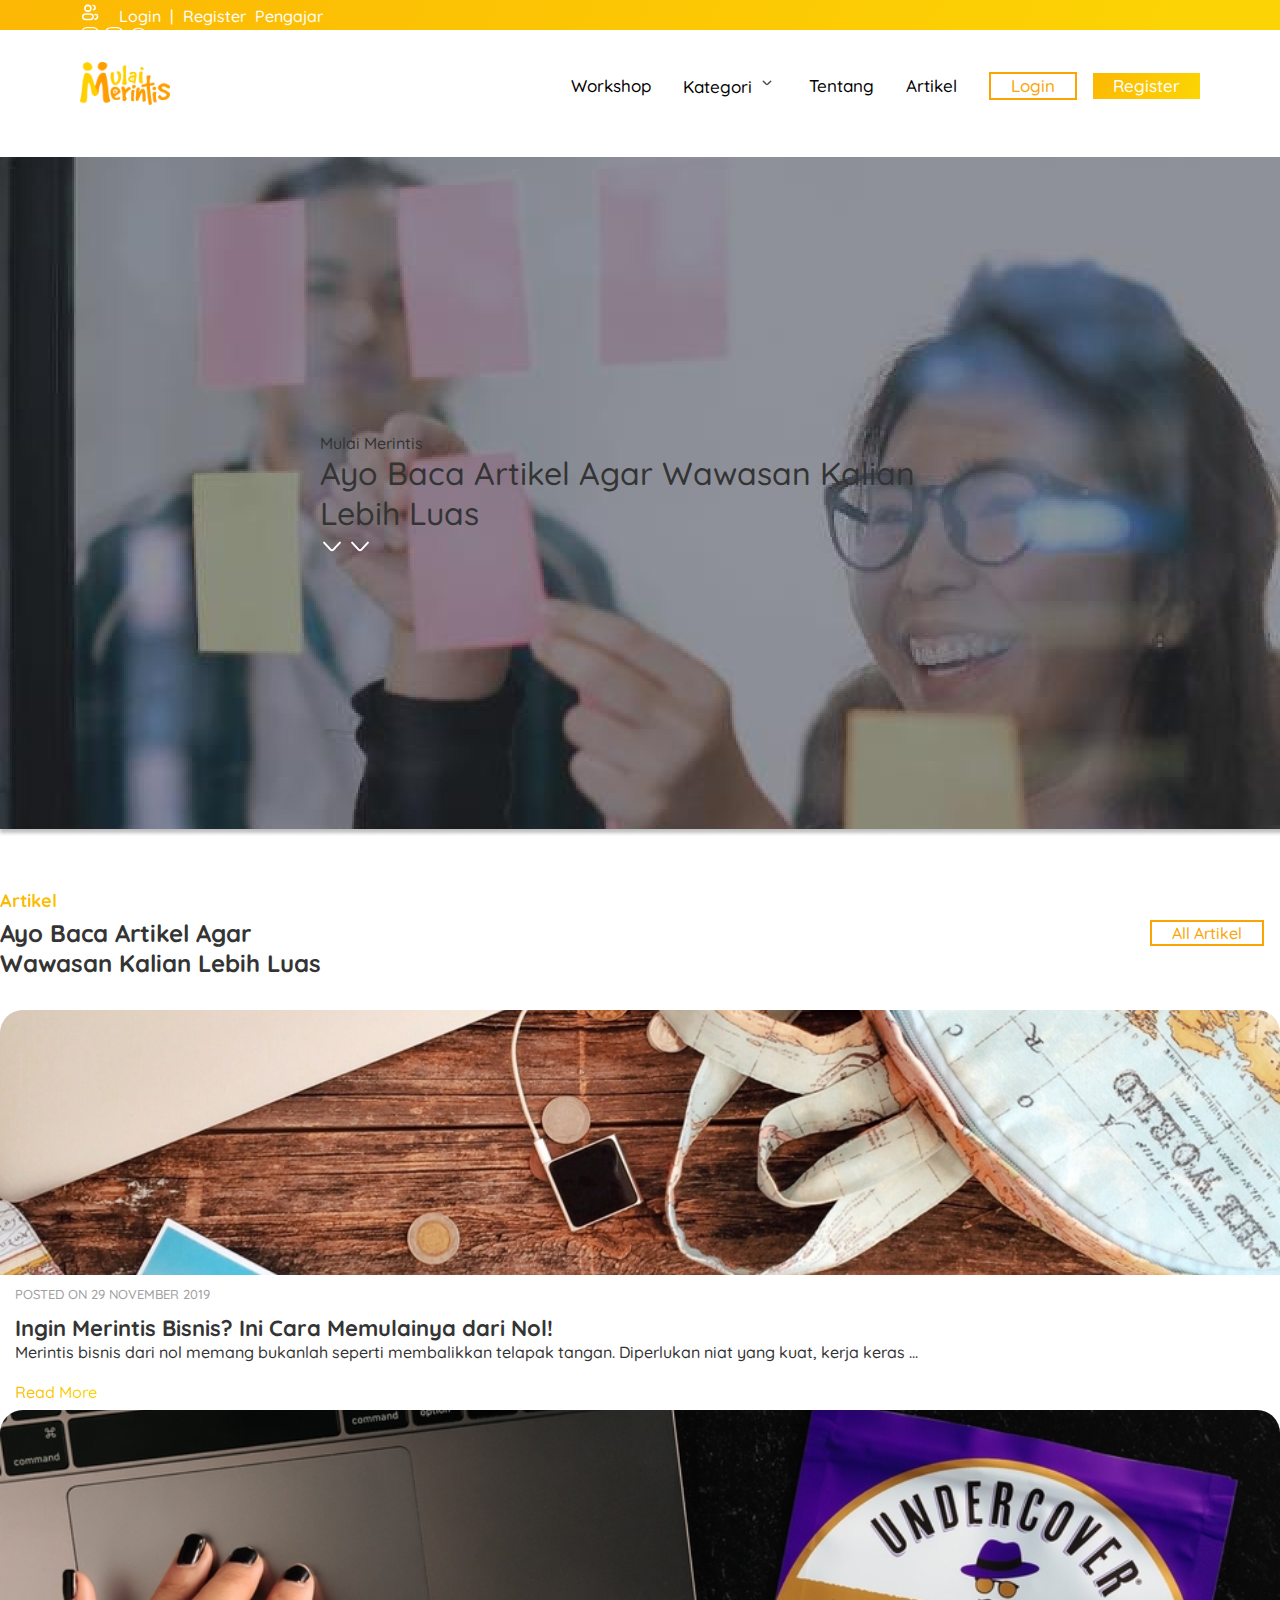
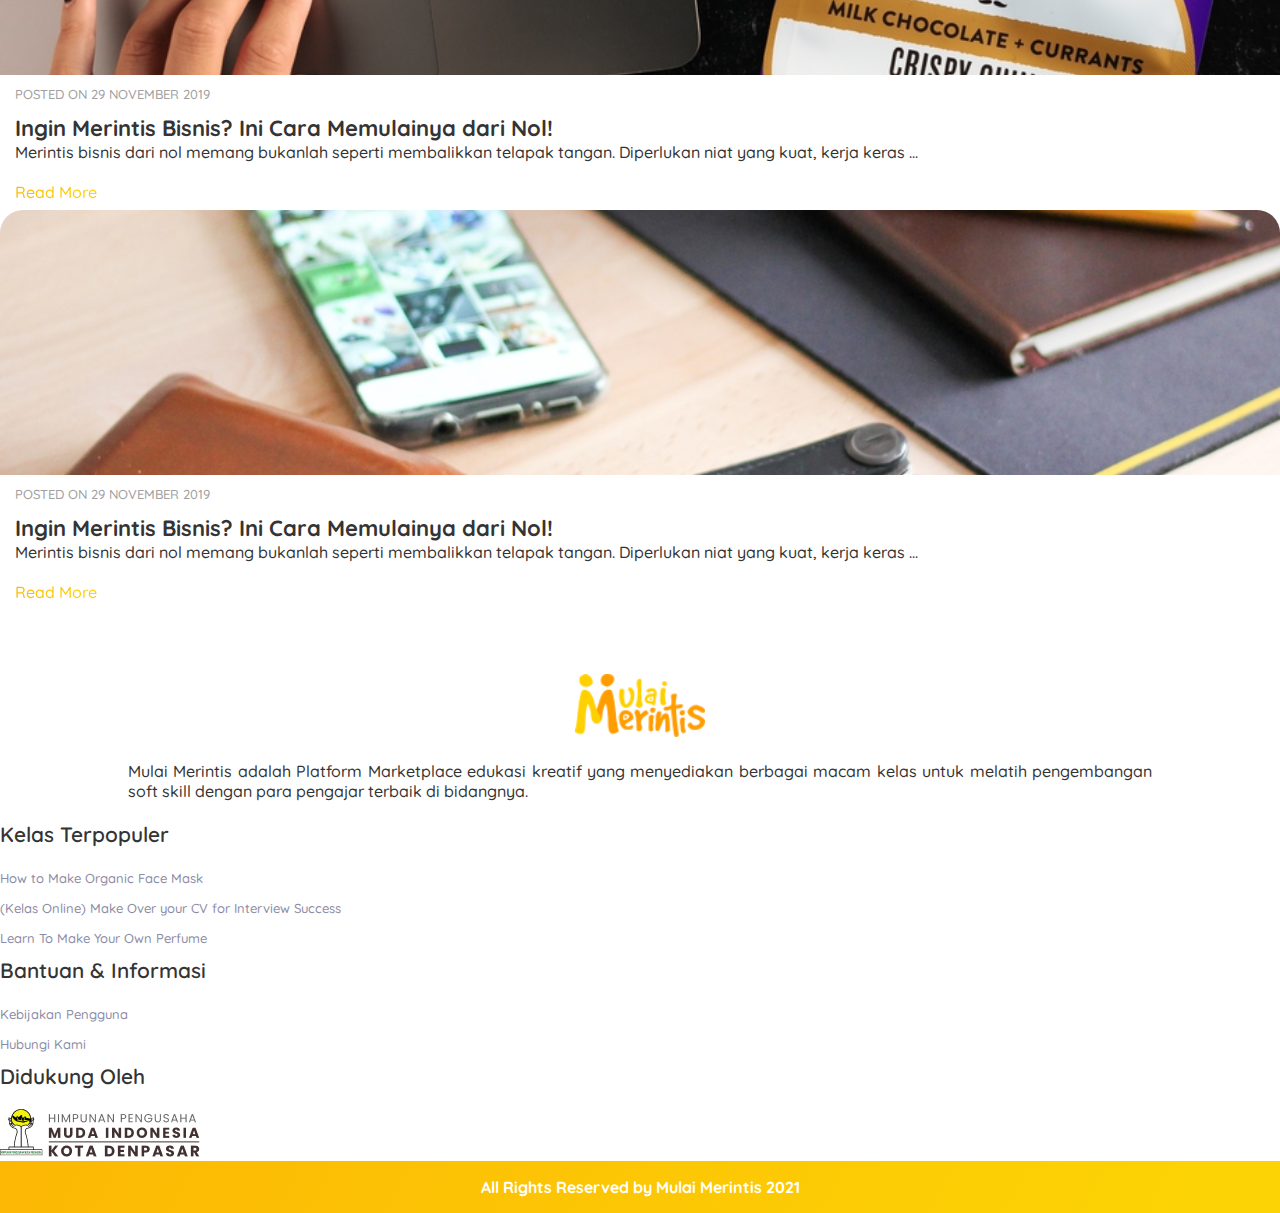
<file: artikel.html>
<!DOCTYPE html>
<html lang="en">

<head>
    <meta charset="UTF-8">
    <meta http-equiv="X-UA-Compatible" content="IE=edge">
    <meta name="viewport" content="width=device-width, initial-scale=1.0">
    <title>Mulai Merintis</title>
    <!-- css -->
    <link rel="stylesheet" href="./assets/css/style.css">
    <!-- bootstraps -->
    <link href="https://cdn.jsdelivr.net/npm/bootstrap@5.0.2/dist/css/bootstrap.min.css" rel="stylesheet"
        integrity="sha384-EVSTQN3/azprG1Anm3QDgpJLIm9Nao0Yz1ztcQTwFspd3yD65VohhpuuCOmLASjC" crossorigin="anonymous">

</head>

<body>
    <!-- START : NAVBAR -->
    <div class="container">
        <div class="top-header d-flex justify-content-between">
            <div class="auth d-flex justify-content-center align-content-center align-items-center">
                <svg width="20" height="20" viewBox="0 0 15 15" fill="none" xmlns="http://www.w3.org/2000/svg">
                    <path
                        d="M11.25 9.37499C11.25 9.37499 13.125 9.0625 13.125 10.5094C13.4375 13.125 11.25 12.8125 11.25 12.8125"
                        stroke="white" stroke-width="1.2" stroke-linecap="round" stroke-linejoin="round" />
                    <path
                        d="M9.81969 2.59031C9.81969 2.59031 11.1605 2.49583 11.3419 4.01493C11.5234 5.53403 10.1903 5.69325 10.1903 5.69325"
                        stroke="white" stroke-width="1.2" stroke-linecap="round" stroke-linejoin="round" />
                    <path
                        d="M2.03089 10.9426C2.11539 9.75952 3.18963 8.89877 4.37262 8.98393C4.84447 9.0179 5.34456 9.04167 5.82015 9.04167C6.36087 9.04167 6.958 9.01094 7.51795 8.96943C8.69739 8.88201 9.75864 9.74589 9.8429 10.9256V10.9256C9.92779 12.1141 8.98649 13.125 7.79496 13.125H5.82015H4.063C2.88068 13.125 1.94665 12.1219 2.03089 10.9426V10.9426Z"
                        stroke="white" stroke-width="1.2" />
                    <path
                        d="M3.75 4.6875C3.75 3.47938 4.72938 2.5 5.9375 2.5V2.5C7.14562 2.5 8.125 3.47938 8.125 4.6875V5C8.125 6.03553 7.28553 6.875 6.25 6.875V6.875H5.625V6.875C4.58947 6.875 3.75 6.03553 3.75 5V4.6875Z"
                        stroke="white" stroke-width="1.2" />
                </svg>
                <span class="d-flex justify-content-center align-content-center align-items-center">
                    <a href="">Login</a> |
                    <a href="">Register</a> Pengajar</span>
            </div>
            <div class=""></div>
            <div class="sosmed">
                <!-- sosmed ig -->
                <a href="">
                    <svg width="20" height="20" viewBox="0 0 14 14" fill="none" xmlns="http://www.w3.org/2000/svg">
                        <rect x="1.16669" y="1.16666" width="11.6667" height="11.6667" rx="3.5" stroke="white"
                            stroke-width="0.816667" />
                        <circle cx="7.00002" cy="6.99999" r="2.33333" stroke="white" stroke-width="0.816667" />
                        <path
                            d="M10.3542 3.5C10.3542 3.74162 10.1583 3.9375 9.91669 3.9375C9.67506 3.9375 9.47919 3.74162 9.47919 3.5C9.47919 3.25838 9.67506 3.0625 9.91669 3.0625C10.1583 3.0625 10.3542 3.25838 10.3542 3.5Z"
                            fill="#fff" />
                    </svg>
                </a>
                <!-- sosmed fb -->
                <a href="">
                    <svg width="20" height="20" viewBox="0 0 14 14" fill="none" xmlns="http://www.w3.org/2000/svg">
                        <path
                            d="M8.16667 5.425V7.11667H9.68333C9.8 7.11667 9.85833 7.23333 9.85833 7.35L9.625 8.45833C9.625 8.51667 9.50833 8.575 9.45 8.575H8.16667V12.8333H6.41667V8.63333H5.425C5.30833 8.63333 5.25 8.575 5.25 8.45833V7.35C5.25 7.23333 5.30833 7.175 5.425 7.175H6.41667V5.25C6.41667 4.25833 7.175 3.5 8.16667 3.5H9.74167C9.85833 3.5 9.91667 3.55833 9.91667 3.675V5.075C9.91667 5.19167 9.85833 5.25 9.74167 5.25H8.34167C8.225 5.25 8.16667 5.30833 8.16667 5.425Z"
                            stroke="white" stroke-width="0.82" stroke-miterlimit="10" stroke-linecap="round" />
                        <path
                            d="M8.75002 12.8333H5.25002C2.33335 12.8333 1.16669 11.6667 1.16669 8.74999V5.24999C1.16669 2.33332 2.33335 1.16666 5.25002 1.16666H8.75002C11.6667 1.16666 12.8334 2.33332 12.8334 5.24999V8.74999C12.8334 11.6667 11.6667 12.8333 8.75002 12.8333Z"
                            stroke="white" stroke-width="0.82" stroke-linecap="round" stroke-linejoin="round" />
                    </svg>

                </a>
                <!-- sosmed wa -->
                <a href="">
                    <svg width="20" height="20" viewBox="0 0 15 14" fill="none" xmlns="http://www.w3.org/2000/svg">
                        <path
                            d="M4.8432 12.0167C5.7182 12.5417 6.7682 12.8333 7.8182 12.8333C11.0265 12.8333 13.6515 10.2083 13.6515 6.99999C13.6515 3.79166 11.0265 1.16666 7.8182 1.16666C4.60986 1.16666 1.98486 3.79166 1.98486 6.99999C1.98486 8.04999 2.27653 9.04166 2.7432 9.91666L2.24512 11.8323C2.13006 12.2749 2.53968 12.6748 2.97936 12.5492L4.8432 12.0167Z"
                            stroke="white" stroke-width="0.82" stroke-miterlimit="10" stroke-linecap="round"
                            stroke-linejoin="round" />
                        <path
                            d="M10.4432 8.66163C10.4432 8.75613 10.4221 8.85325 10.3775 8.94775C10.3328 9.04225 10.2749 9.1315 10.1987 9.2155C10.0699 9.35725 9.9279 9.45963 9.76754 9.52525C9.6098 9.59088 9.43892 9.625 9.25489 9.625C8.98674 9.625 8.70019 9.562 8.39786 9.43338C8.09553 9.30475 7.7932 9.1315 7.4935 8.91363C7.19117 8.69313 6.90462 8.449 6.63121 8.17863C6.36043 7.90563 6.11594 7.6195 5.89773 7.32025C5.68216 7.021 5.50865 6.72175 5.38246 6.42513C5.25627 6.12588 5.19318 5.83975 5.19318 5.56675C5.19318 5.38825 5.22472 5.21763 5.28782 5.06013C5.35091 4.9 5.45081 4.753 5.59015 4.62175C5.7584 4.45638 5.94243 4.375 6.13697 4.375C6.21058 4.375 6.28419 4.39075 6.34991 4.42225C6.41826 4.45375 6.47873 4.501 6.52605 4.56925L7.13597 5.42763C7.18329 5.49325 7.21746 5.55363 7.24112 5.61138C7.26478 5.6665 7.27793 5.72163 7.27793 5.7715C7.27793 5.8345 7.25953 5.8975 7.22272 5.95788C7.18854 6.01825 7.13859 6.08125 7.0755 6.14425L6.8757 6.35163C6.84678 6.3805 6.83364 6.41463 6.83364 6.45663C6.83364 6.47763 6.83627 6.496 6.84152 6.517C6.84941 6.538 6.8573 6.55375 6.86256 6.5695C6.90988 6.65613 6.99137 6.769 7.10705 6.9055C7.22535 7.042 7.35154 7.18113 7.48824 7.32025C7.63021 7.45938 7.76691 7.588 7.90625 7.70613C8.04295 7.82163 8.156 7.90038 8.24538 7.94763C8.25852 7.95288 8.2743 7.96075 8.2927 7.96863C8.31373 7.9765 8.33476 7.97913 8.35842 7.97913C8.40312 7.97913 8.43729 7.96338 8.46621 7.9345L8.66601 7.73763C8.73173 7.672 8.79483 7.62213 8.85529 7.59063C8.91576 7.55388 8.97623 7.5355 9.04195 7.5355C9.0919 7.5355 9.14448 7.546 9.20232 7.56963C9.26015 7.59325 9.32062 7.62738 9.38634 7.672L10.2565 8.28888C10.3249 8.33613 10.3722 8.39125 10.4011 8.45688C10.4274 8.5225 10.4432 8.58813 10.4432 8.66163Z"
                            stroke="white" stroke-width="0.82" stroke-miterlimit="10" />
                    </svg>

                </a>


            </div>
        </div>
        <nav class="menu ">
            <div class="menu-toggle">
                <input type="checkbox" />
                <span id="span1"></span>
                <span id="span2"></span>
                <span id="span3"></span>
            </div>
            <div class="items">
                <div class="logo-img">
                    <img src="./assets/img/logo.png" alt="" />
                </div>
                <div class=""></div>
                <ul id="nav">
                    <div class="logo-img mobile-show">
                        <img src="./assets/img/logo.png" alt="" />
                    </div>
                    <li data-aos="fade-down" data-aos-delay="500">
                        <a href="workshop.html" class="">Workshop </a>
                    </li>
                    <li class="dropdown">
                        <a href="#">
                            Kategori
                            <svg width="20" height="20" viewBox="0 0 20 20" fill="none"
                                xmlns="http://www.w3.org/2000/svg">
                                <path
                                    d="M6.25 8.33334C6.25 8.33334 9.58333 11.6667 10 11.6667C10.4167 11.6667 13.75 8.33334 13.75 8.33334"
                                    stroke="#4B4B4B" stroke-width="1.4" stroke-linecap="round"
                                    stroke-linejoin="round" />
                            </svg>

                        </a>
                        <ul class="dropdown-menu">
                            <li><a href="#">Design</a></li>
                            <li><a href="#">Development</a></li>
                            <li><a href="#">Accessibility</a></li>
                            <li><a href="#">Content Strategy</a></li>
                            <li><a href="#">Training</a></li>
                        </ul>
                    </li>
                    <li data-aos="fade-down" data-aos-delay="600">
                        <a class="" href="tentang.html">Tentang</a>
                    </li>
                    <li data-aos="fade-down" data-aos-delay="600">
                        <a class="" href="artikel.html">Artikel</a>
                    </li>
                    <li class=" btn btn-primary-merintis">
                        <a href="login.html">Login</a>
                    </li>
                    <li class=" btn btn-primary-solid-merintis">
                        <a href="register.html">Register</a>
                    </li>
                </ul>
            </div>
        </nav>
        <!-- END : NAVBAR -->
    </div>
    <!-- START: HEADER  -->
    <section class="header">
        <div id="carouselExampleIndicators" class="carousel slide" data-bs-ride="carousel">
            <div class="carousel-inner">
                <div class="carousel-item active position-relative">
                    <img src="./assets/img/header.jpg" class="d-block w-100" alt="./assets/img/header.jpg">
                    <div class="text-header artikel-banner ">
                        <p class="text-capitalize text-center text-white">Mulai Merintis</p>
                        <h1 class="text-center text-bold text-white ">Ayo Baca Artikel Agar
                            Wawasan Kalian Lebih Luas
                        </h1>
                        <span
                            class="d-flex mt-6 box bounce-2 justify-content-center align-content-center align-items-center">
                            <svg width="24" height="26" viewBox="0 0 24 26" fill="none"
                                xmlns="http://www.w3.org/2000/svg">
                                <path
                                    d="M19.92 9.65567L13.4 16.6574C12.63 17.4843 11.37 17.4843 10.6 16.6574L4.08 9.65567"
                                    stroke="white" stroke-width="2" stroke-miterlimit="10" stroke-linecap="round"
                                    stroke-linejoin="round" />
                            </svg>
                        </span>
                        <span
                            class="d-flex box bounce-2 justify-content-center align-content-center align-items-center">
                            <svg width="24" height="26" viewBox="0 0 24 26" fill="none"
                                xmlns="http://www.w3.org/2000/svg">
                                <path
                                    d="M19.92 9.65567L13.4 16.6574C12.63 17.4843 11.37 17.4843 10.6 16.6574L4.08 9.65567"
                                    stroke="white" stroke-width="2" stroke-miterlimit="10" stroke-linecap="round"
                                    stroke-linejoin="round" />
                            </svg>
                        </span>
                    </div>
                </div>
            </div>

        </div>
    </section>
    <!-- END: HEADER  -->
    <!-- START CONTENT -->
    <section class="container py-sm-10">
        <div class="title-content">
            <div class="text-content">
                <p class="gradient-text">Artikel</p>
                <h1>Ayo Baca Artikel Agar Wawasan Kalian Lebih Luas </h1>
            </div>
            <div class="scale">
                <div class="btn btn-primary-merintis">
                    <a href="" class="">All Artikel</a>
                </div>
            </div>
        </div>

        <div class="artikel">
            <div class="row">
                <div class="col-lg-4 col-md-6 col-sm-12 py-3">
                    <div class="card position-relative" style="width: auto; border-radius: 23px 23px 0 0;">
                        <div
                            style="background: url('./assets/img/konten (3).jpg'); background-position: center;
                    background-size: cover; background-repeat: no-repeat; width: auto; height: 265.17px;border-radius: 23px 23px 0 0;">
                        </div>
                        <div class="post">
                            <span>POSTED ON 29 NOVEMBER 2019</span>
                            <h1>Ingin Merintis Bisnis? Ini Cara Memulainya dari Nol!</h1>
                            <p>Merintis bisnis dari nol memang bukanlah seperti membalikkan telapak tangan.
                                Diperlukan
                                niat
                                yang kuat, kerja keras ...</p>
                            <a href="" class="gradient-text stretched-link">Read More</a>
                        </div>

                    </div>

                </div>

                <div class="col-lg-4 col-md-6 col-sm-12 py-3">
                    <div class="card position-relative" style="width: auto; border-radius: 23px 23px 0 0;">
                        <div
                            style="background: url('./assets/img/konten (1).jpg'); background-position: center;
                    background-size: cover; background-repeat: no-repeat; width: auto; height: 265.17px;border-radius: 23px 23px 0 0;">
                        </div>
                        <div class="post">
                            <span>POSTED ON 29 NOVEMBER 2019</span>
                            <h1>Ingin Merintis Bisnis? Ini Cara Memulainya dari Nol!</h1>
                            <p>Merintis bisnis dari nol memang bukanlah seperti membalikkan telapak tangan.
                                Diperlukan
                                niat
                                yang kuat, kerja keras ...</p>
                            <a href="" class="gradient-text stretched-link">Read More</a>
                        </div>

                    </div>

                </div>

                <div class="col-lg-4 col-md-6 col-sm-12 py-3">
                    <div class="card position-relative" style="width: auto; border-radius: 23px 23px 0 0;">
                        <div
                            style="background: url('./assets/img/konten (2).jpg'); background-position: center;
                    background-size: cover; background-repeat: no-repeat; width: auto; height: 265.17px;border-radius: 23px 23px 0 0;">
                        </div>
                        <div class="post">
                            <span>POSTED ON 29 NOVEMBER 2019</span>
                            <h1>Ingin Merintis Bisnis? Ini Cara Memulainya dari Nol!</h1>
                            <p>Merintis bisnis dari nol memang bukanlah seperti membalikkan telapak tangan.
                                Diperlukan
                                niat
                                yang kuat, kerja keras ...</p>
                            <a href="" class="gradient-text stretched-link">Read More</a>
                        </div>

                    </div>

                </div>

            </div>
            <div class="scale mx-auto">
                <div class="btn btn-primary-merintis">
                    <a href="" class="">All Artikel</a>
                </div>
            </div>
        </div>
    </section>
    <!-- END CONTENT -->
    <!-- start footer -->
    <footer class="container">
        <div class="row d-flex justify-content-center align-content-center align-items-center">
            <div class="col-lg-4 col-md-12 col-sm-12" data-aos="fade-down" data-aos-delay="250">
                <div class="logo-footer">
                    <img src="./assets/img/logo.png" alt="" class="footer-logo" />
                    <p>
                        Mulai Merintis adalah Platform Marketplace edukasi kreatif yang menyediakan berbagai macam
                        kelas
                        untuk melatih pengembangan soft skill dengan para pengajar terbaik di bidangnya.
                    </p>
                </div>
            </div>
            <div class="col-lg-8 col-md-12 col-sm-12 menu-footer">
                <div class="row">
                    <div class="col-lg-4 col-md-6" data-aos="fade-down" data-aos-delay="350">
                        <div class="menu-footer">
                            <h1>Kelas Terpopuler</h1>
                            <ul>
                                <li><a href="">How to Make Organic Face Mask</a></li>
                                <li><a href="">(Kelas Online) Make Over your CV for Interview Success</a></li>
                                <li><a href="">Learn To Make Your Own Perfume</a></li>
                            </ul>
                        </div>
                    </div>
                    <div class="col-lg-4 col-md-6" data-aos="fade-down" data-aos-delay="450">
                        <div class="menu-footer">
                            <h1>Bantuan & Informasi</h1>
                            <ul>
                                <li><a href="">Kebijakan Pengguna</a></li>
                                <li><a href="">Hubungi Kami</a></li>
                            </ul>
                        </div>
                    </div>
                    <div class="col-lg-4 col-md-6" data-aos="fade-down" data-aos-delay="550">
                        <div class="menu-footer">
                            <h1>Didukung Oleh</h1>
                            <img src="./assets/img/hip.png" alt="">
                        </div>
                    </div>
                </div>
            </div>
            <div class="col-lg-12 footer-show">
                <div class="accordion accordion-flush" id="accordionFlushExample">
                    <div class="accordion-item">
                        <h2 class="accordion-header" id="flush-headingOne">
                            <button class="accordion-button collapsed" type="button" data-bs-toggle="collapse"
                                data-bs-target="#flush-collapseOne" aria-expanded="false"
                                aria-controls="flush-collapseOne">
                                Kelas Terpopuler
                            </button>
                        </h2>
                        <div id="flush-collapseOne" class="accordion-collapse collapse"
                            aria-labelledby="flush-headingOne" data-bs-parent="#accordionFlushExample">
                            <div class="accordion-body">
                                <ul>
                                    <li><a href="">How to Make Organic Face Mask</a></li>
                                    <li><a href="">(Kelas Online) Make Over your CV for Interview Success</a></li>
                                    <li><a href="">Learn To Make Your Own Perfume</a></li>
                                </ul>
                            </div>
                        </div>
                    </div>
                    <div class="accordion-item">
                        <h2 class="accordion-header" id="flush-headingTwo">
                            <button class="accordion-button collapsed" type="button" data-bs-toggle="collapse"
                                data-bs-target="#flush-collapseTwo" aria-expanded="false"
                                aria-controls="flush-collapseTwo">
                                Bantuan & Informasi
                            </button>
                        </h2>
                        <div id="flush-collapseTwo" class="accordion-collapse collapse"
                            aria-labelledby="flush-headingTwo" data-bs-parent="#accordionFlushExample">
                            <div class="accordion-body">
                                <ul>
                                    <li><a href="">Kebijakan Pengguna</a></li>
                                    <li><a href="">Hubungi Kami</a></li>
                                </ul>
                            </div>
                        </div>
                    </div>
                    <div class="accordion-item">
                        <h2 class="accordion-header" id="flush-headingThree">
                            <button class="accordion-button collapsed" type="button" data-bs-toggle="collapse"
                                data-bs-target="#flush-collapseThree" aria-expanded="false"
                                aria-controls="flush-collapseThree">
                                Didukung Oleh
                            </button>
                        </h2>
                        <div id="flush-collapseThree" class="accordion-collapse collapse"
                            aria-labelledby="flush-headingThree" data-bs-parent="#accordionFlushExample">
                            <div class="accordion-body">
                                <img src="./assets/img/hip.png" alt="">
                            </div>
                        </div>
                    </div>
                </div>
            </div>
        </div>
    </footer>
    <div class="footer">
        <p>All Rights Reserved by Mulai Merintis 2021</p>
    </div>
    <!-- end footer -->
    <!-- jquery -->
    <script src="https://code.jquery.com/jquery-3.6.0.min.js"
        integrity="sha256-/xUj+3OJU5yExlq6GSYGSHk7tPXikynS7ogEvDej/m4=" crossorigin="anonymous"></script>
    <!-- bootstraps js -->
    <script src="https://cdn.jsdelivr.net/npm/bootstrap@5.0.2/dist/js/bootstrap.bundle.min.js"
        integrity="sha384-MrcW6ZMFYlzcLA8Nl+NtUVF0sA7MsXsP1UyJoMp4YLEuNSfAP+JcXn/tWtIaxVXM"
        crossorigin="anonymous"></script>
    <!-- main js -->
    <script src="./assets/js/main.js"></script>
</body>

</html>
</file>
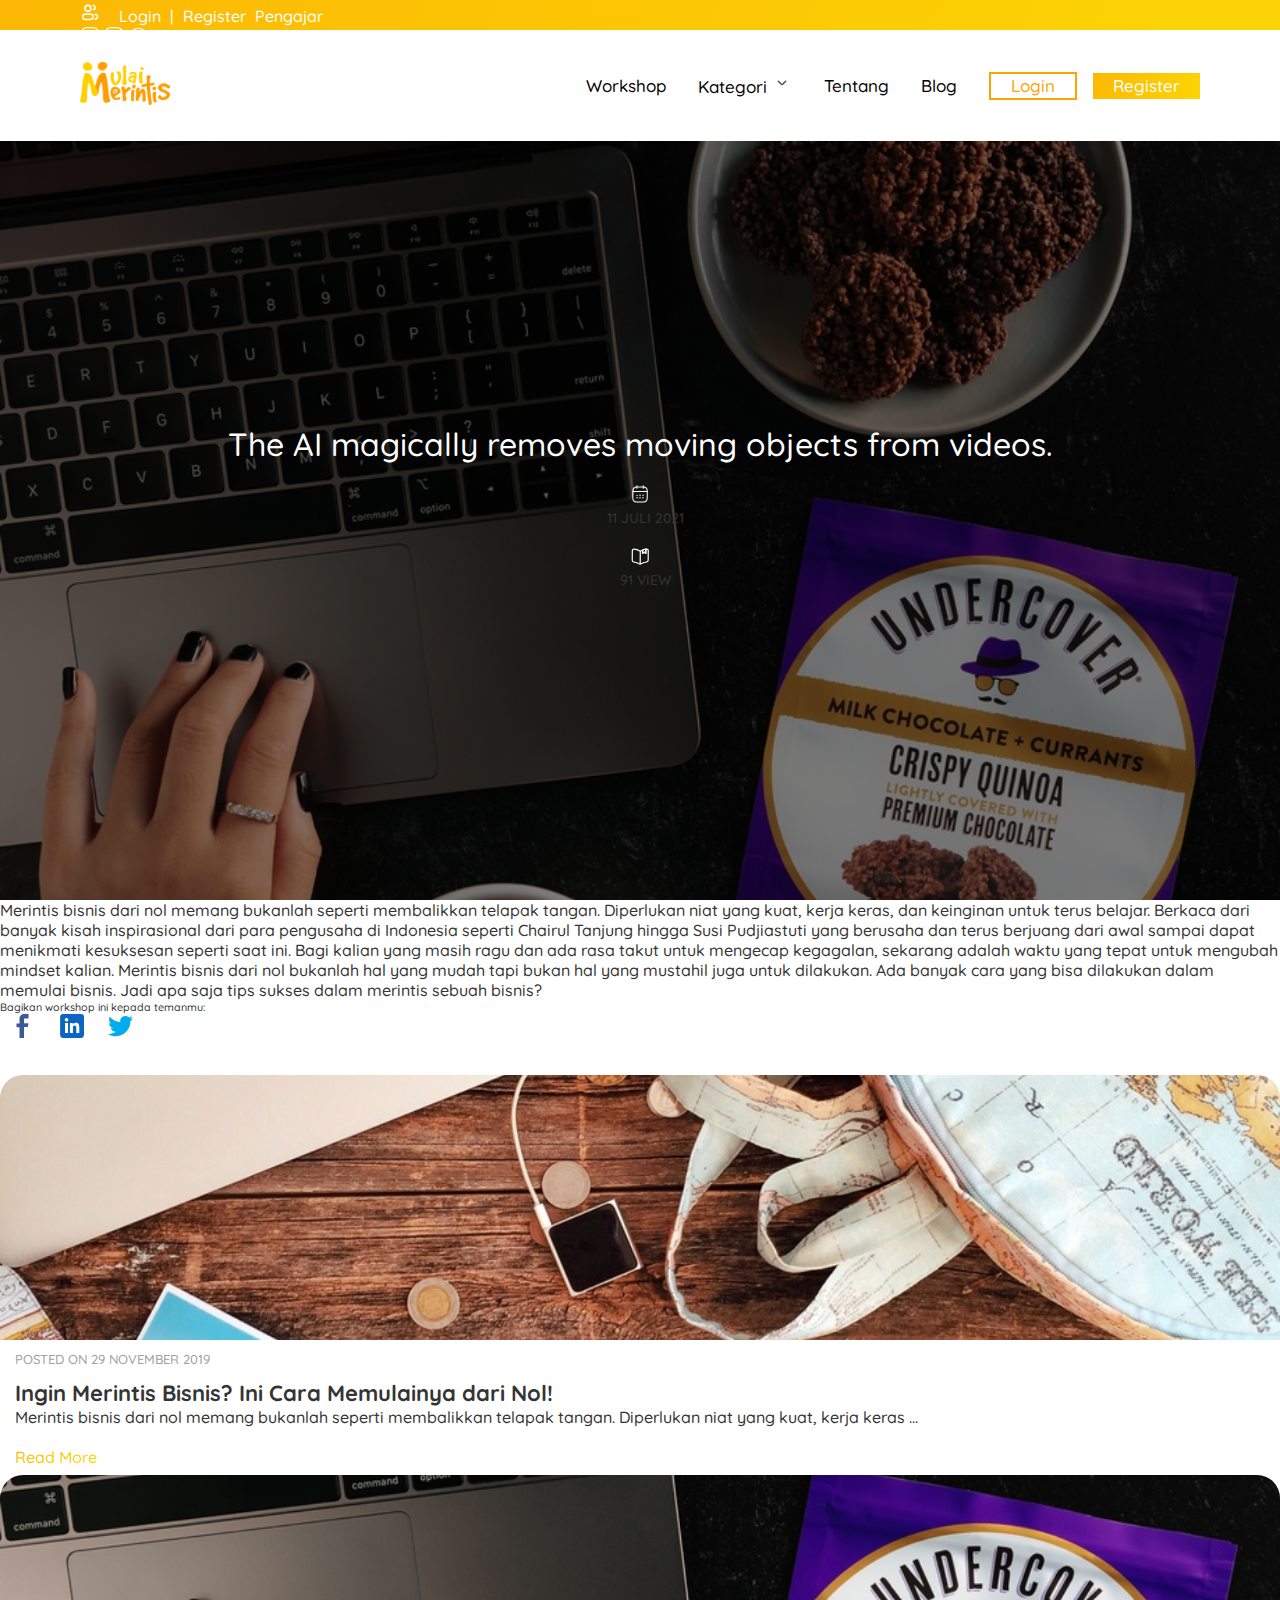
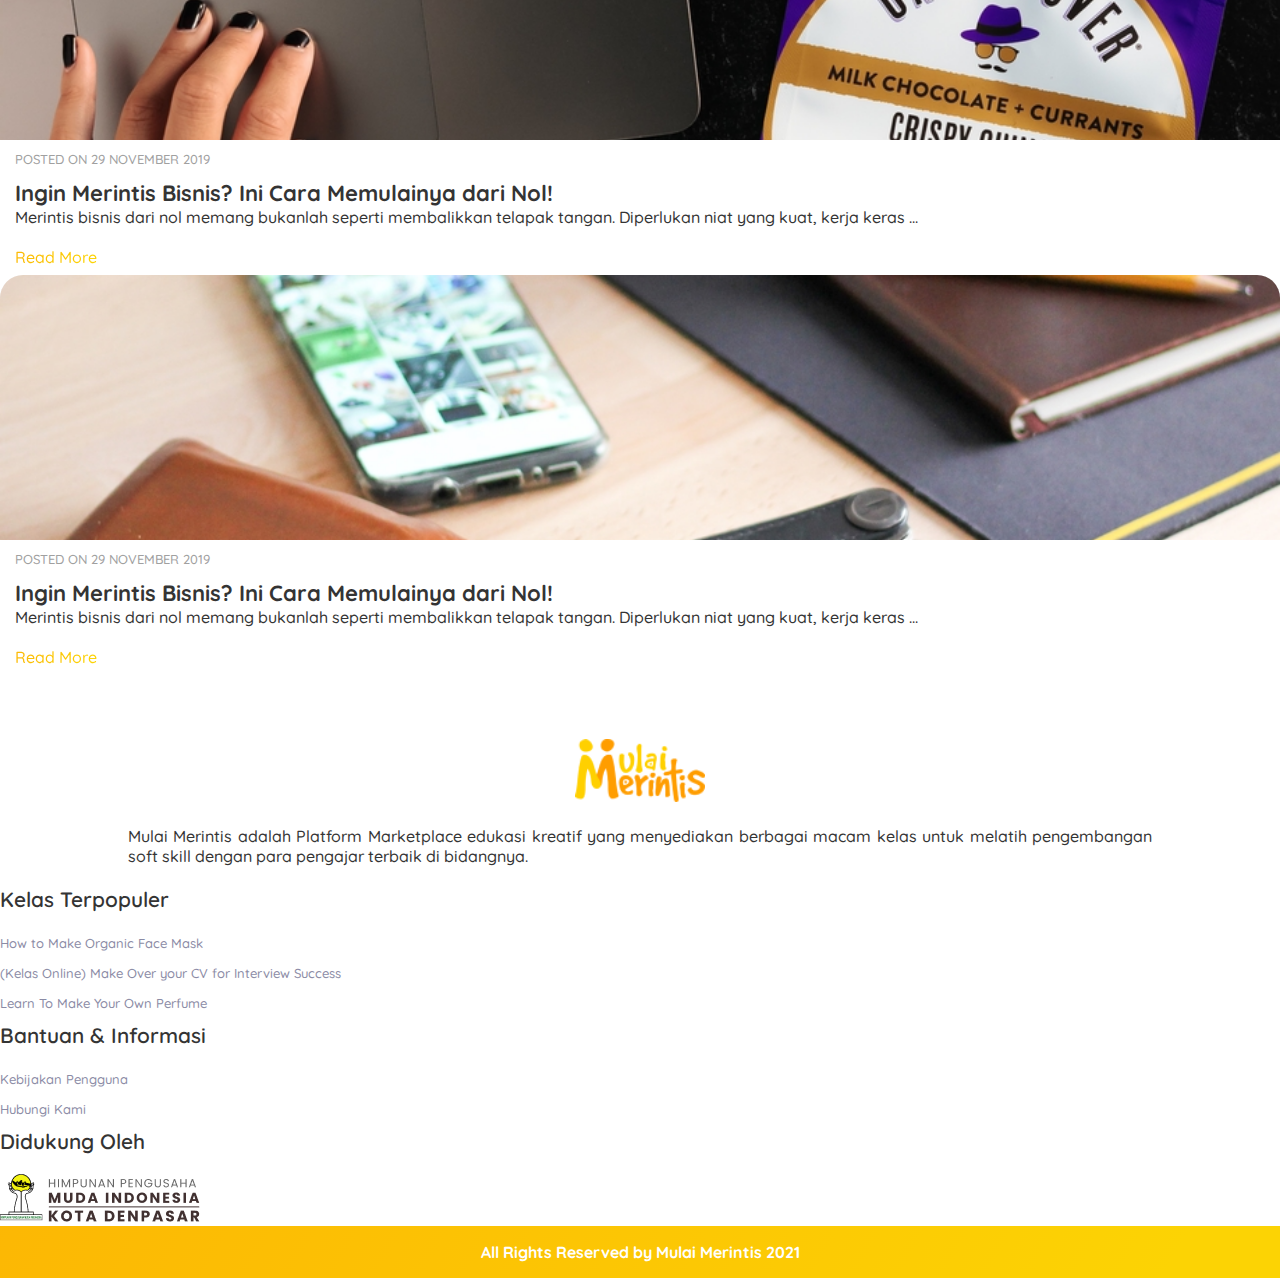
<file: detail-artikel.html>
<!DOCTYPE html>
<html lang="en">

<head>
    <meta charset="UTF-8">
    <meta http-equiv="X-UA-Compatible" content="IE=edge">
    <meta name="viewport" content="width=device-width, initial-scale=1.0">
    <title>Mulai Merintis</title>
    <!-- css -->
    <link rel="stylesheet" href="./assets/css/style.css">
    <!-- bootstraps -->
    <link href="https://cdn.jsdelivr.net/npm/bootstrap@5.0.2/dist/css/bootstrap.min.css" rel="stylesheet"
        integrity="sha384-EVSTQN3/azprG1Anm3QDgpJLIm9Nao0Yz1ztcQTwFspd3yD65VohhpuuCOmLASjC" crossorigin="anonymous">

</head>

<body>
    <!-- START : NAVBAR -->
    <div class="container">
        <div class="top-header d-flex justify-content-between">
            <div class="auth d-flex justify-content-center align-content-center align-items-center">
                <svg width="20" height="20" viewBox="0 0 15 15" fill="none" xmlns="http://www.w3.org/2000/svg">
                    <path
                        d="M11.25 9.37499C11.25 9.37499 13.125 9.0625 13.125 10.5094C13.4375 13.125 11.25 12.8125 11.25 12.8125"
                        stroke="white" stroke-width="1.2" stroke-linecap="round" stroke-linejoin="round" />
                    <path
                        d="M9.81969 2.59031C9.81969 2.59031 11.1605 2.49583 11.3419 4.01493C11.5234 5.53403 10.1903 5.69325 10.1903 5.69325"
                        stroke="white" stroke-width="1.2" stroke-linecap="round" stroke-linejoin="round" />
                    <path
                        d="M2.03089 10.9426C2.11539 9.75952 3.18963 8.89877 4.37262 8.98393C4.84447 9.0179 5.34456 9.04167 5.82015 9.04167C6.36087 9.04167 6.958 9.01094 7.51795 8.96943C8.69739 8.88201 9.75864 9.74589 9.8429 10.9256V10.9256C9.92779 12.1141 8.98649 13.125 7.79496 13.125H5.82015H4.063C2.88068 13.125 1.94665 12.1219 2.03089 10.9426V10.9426Z"
                        stroke="white" stroke-width="1.2" />
                    <path
                        d="M3.75 4.6875C3.75 3.47938 4.72938 2.5 5.9375 2.5V2.5C7.14562 2.5 8.125 3.47938 8.125 4.6875V5C8.125 6.03553 7.28553 6.875 6.25 6.875V6.875H5.625V6.875C4.58947 6.875 3.75 6.03553 3.75 5V4.6875Z"
                        stroke="white" stroke-width="1.2" />
                </svg>
                <span class="d-flex justify-content-center align-content-center align-items-center">
                    <a href="">Login</a> |
                    <a href="">Register</a> Pengajar</span>
            </div>
            <div class=""></div>
            <div class="sosmed">
                <!-- sosmed ig -->
                <a href="">
                    <svg width="20" height="20" viewBox="0 0 14 14" fill="none" xmlns="http://www.w3.org/2000/svg">
                        <rect x="1.16669" y="1.16666" width="11.6667" height="11.6667" rx="3.5" stroke="white"
                            stroke-width="0.816667" />
                        <circle cx="7.00002" cy="6.99999" r="2.33333" stroke="white" stroke-width="0.816667" />
                        <path
                            d="M10.3542 3.5C10.3542 3.74162 10.1583 3.9375 9.91669 3.9375C9.67506 3.9375 9.47919 3.74162 9.47919 3.5C9.47919 3.25838 9.67506 3.0625 9.91669 3.0625C10.1583 3.0625 10.3542 3.25838 10.3542 3.5Z"
                            fill="#fff" />
                    </svg>
                </a>
                <!-- sosmed fb -->
                <a href="">
                    <svg width="20" height="20" viewBox="0 0 14 14" fill="none" xmlns="http://www.w3.org/2000/svg">
                        <path
                            d="M8.16667 5.425V7.11667H9.68333C9.8 7.11667 9.85833 7.23333 9.85833 7.35L9.625 8.45833C9.625 8.51667 9.50833 8.575 9.45 8.575H8.16667V12.8333H6.41667V8.63333H5.425C5.30833 8.63333 5.25 8.575 5.25 8.45833V7.35C5.25 7.23333 5.30833 7.175 5.425 7.175H6.41667V5.25C6.41667 4.25833 7.175 3.5 8.16667 3.5H9.74167C9.85833 3.5 9.91667 3.55833 9.91667 3.675V5.075C9.91667 5.19167 9.85833 5.25 9.74167 5.25H8.34167C8.225 5.25 8.16667 5.30833 8.16667 5.425Z"
                            stroke="white" stroke-width="0.82" stroke-miterlimit="10" stroke-linecap="round" />
                        <path
                            d="M8.75002 12.8333H5.25002C2.33335 12.8333 1.16669 11.6667 1.16669 8.74999V5.24999C1.16669 2.33332 2.33335 1.16666 5.25002 1.16666H8.75002C11.6667 1.16666 12.8334 2.33332 12.8334 5.24999V8.74999C12.8334 11.6667 11.6667 12.8333 8.75002 12.8333Z"
                            stroke="white" stroke-width="0.82" stroke-linecap="round" stroke-linejoin="round" />
                    </svg>

                </a>
                <!-- sosmed wa -->
                <a href="">
                    <svg width="20" height="20" viewBox="0 0 15 14" fill="none" xmlns="http://www.w3.org/2000/svg">
                        <path
                            d="M4.8432 12.0167C5.7182 12.5417 6.7682 12.8333 7.8182 12.8333C11.0265 12.8333 13.6515 10.2083 13.6515 6.99999C13.6515 3.79166 11.0265 1.16666 7.8182 1.16666C4.60986 1.16666 1.98486 3.79166 1.98486 6.99999C1.98486 8.04999 2.27653 9.04166 2.7432 9.91666L2.24512 11.8323C2.13006 12.2749 2.53968 12.6748 2.97936 12.5492L4.8432 12.0167Z"
                            stroke="white" stroke-width="0.82" stroke-miterlimit="10" stroke-linecap="round"
                            stroke-linejoin="round" />
                        <path
                            d="M10.4432 8.66163C10.4432 8.75613 10.4221 8.85325 10.3775 8.94775C10.3328 9.04225 10.2749 9.1315 10.1987 9.2155C10.0699 9.35725 9.9279 9.45963 9.76754 9.52525C9.6098 9.59088 9.43892 9.625 9.25489 9.625C8.98674 9.625 8.70019 9.562 8.39786 9.43338C8.09553 9.30475 7.7932 9.1315 7.4935 8.91363C7.19117 8.69313 6.90462 8.449 6.63121 8.17863C6.36043 7.90563 6.11594 7.6195 5.89773 7.32025C5.68216 7.021 5.50865 6.72175 5.38246 6.42513C5.25627 6.12588 5.19318 5.83975 5.19318 5.56675C5.19318 5.38825 5.22472 5.21763 5.28782 5.06013C5.35091 4.9 5.45081 4.753 5.59015 4.62175C5.7584 4.45638 5.94243 4.375 6.13697 4.375C6.21058 4.375 6.28419 4.39075 6.34991 4.42225C6.41826 4.45375 6.47873 4.501 6.52605 4.56925L7.13597 5.42763C7.18329 5.49325 7.21746 5.55363 7.24112 5.61138C7.26478 5.6665 7.27793 5.72163 7.27793 5.7715C7.27793 5.8345 7.25953 5.8975 7.22272 5.95788C7.18854 6.01825 7.13859 6.08125 7.0755 6.14425L6.8757 6.35163C6.84678 6.3805 6.83364 6.41463 6.83364 6.45663C6.83364 6.47763 6.83627 6.496 6.84152 6.517C6.84941 6.538 6.8573 6.55375 6.86256 6.5695C6.90988 6.65613 6.99137 6.769 7.10705 6.9055C7.22535 7.042 7.35154 7.18113 7.48824 7.32025C7.63021 7.45938 7.76691 7.588 7.90625 7.70613C8.04295 7.82163 8.156 7.90038 8.24538 7.94763C8.25852 7.95288 8.2743 7.96075 8.2927 7.96863C8.31373 7.9765 8.33476 7.97913 8.35842 7.97913C8.40312 7.97913 8.43729 7.96338 8.46621 7.9345L8.66601 7.73763C8.73173 7.672 8.79483 7.62213 8.85529 7.59063C8.91576 7.55388 8.97623 7.5355 9.04195 7.5355C9.0919 7.5355 9.14448 7.546 9.20232 7.56963C9.26015 7.59325 9.32062 7.62738 9.38634 7.672L10.2565 8.28888C10.3249 8.33613 10.3722 8.39125 10.4011 8.45688C10.4274 8.5225 10.4432 8.58813 10.4432 8.66163Z"
                            stroke="white" stroke-width="0.82" stroke-miterlimit="10" />
                    </svg>

                </a>


            </div>
        </div>
        <nav class="menu ">
            <div class="menu-toggle">
                <input type="checkbox" />
                <span id="span1"></span>
                <span id="span2"></span>
                <span id="span3"></span>
            </div>
            <div class="items">
                <div class="logo-img">
                    <img src="./assets/img/logo.png" alt="" />
                </div>
                <div class=""></div>
                <ul id="nav">
                    <div class="logo-img mobile-show">
                        <img src="./assets/img/logo.png" alt="" />
                    </div>
                    <li data-aos="fade-down" data-aos-delay="500">
                        <a href="workshop.html" class="">Workshop </a>
                    </li>
                    <li class="dropdown">
                        <a href="#">
                            Kategori
                            <svg width="20" height="20" viewBox="0 0 20 20" fill="none"
                                xmlns="http://www.w3.org/2000/svg">
                                <path
                                    d="M6.25 8.33334C6.25 8.33334 9.58333 11.6667 10 11.6667C10.4167 11.6667 13.75 8.33334 13.75 8.33334"
                                    stroke="#4B4B4B" stroke-width="1.4" stroke-linecap="round"
                                    stroke-linejoin="round" />
                            </svg>

                        </a>
                        <ul class="dropdown-menu">
                            <li><a href="#">Design</a></li>
                            <li><a href="#">Development</a></li>
                            <li><a href="#">Accessibility</a></li>
                            <li><a href="#">Content Strategy</a></li>
                            <li><a href="#">Training</a></li>
                        </ul>
                    </li>
                    <li data-aos="fade-down" data-aos-delay="600">
                        <a class="" href="tentang.html">Tentang</a>
                    </li>
                    <li data-aos="fade-down" data-aos-delay="600">
                        <a class="" href="blog.html">Blog</a>
                    </li>
                    <li class=" btn btn-primary-merintis">
                        <a href="login.html">Login</a>
                    </li>
                    <li class=" btn btn-primary-solid-merintis">
                        <a href="register.html">Register</a>
                    </li>
                </ul>
            </div>
        </nav>
        <!-- END : NAVBAR -->
    </div>
    <!-- END : NAVBAR -->
    <div class="site-wrap">
        <div style="background-image: linear-gradient(rgba(0,0,0,.5),rgba(0,0,0,.5)),url('./assets/img/konten (1).jpg'); background-size: cover; height:100vh;"
            class="position-relative">
            <div class="header-artikel">
                <div class="post-entry text-center">
                    <h1 class="mb-4">The AI magically removes moving objects from videos.</h1>
                    <div class="info-details d-flex  justify-content-center align-content-center align-items-center ">
                        <div class="d-flex align-content-center align-items-center">
                            <svg class="text-white" width="20" height="21" viewBox="0 0 26 27" fill="none"
                                xmlns="http://www.w3.org/2000/svg">
                                <path d="M8.99805 2.92767L8.96639 6.07735" stroke="#ffffff" stroke-width="1.34532"
                                    stroke-miterlimit="10" stroke-linecap="round" stroke-linejoin="round" />
                                <path d="M17.333 2.91283L17.3013 6.0625" stroke="#ffffff" stroke-width="1.34532"
                                    stroke-miterlimit="10" stroke-linecap="round" stroke-linejoin="round" />
                                <path d="M4.23438 10.3799L21.9464 10.3481" stroke="#ffffff" stroke-width="1.34532"
                                    stroke-miterlimit="10" stroke-linecap="round" stroke-linejoin="round" />
                                <path
                                    d="M22.4736 9.72774L22.3839 18.6518C22.3523 21.8015 20.7683 23.9041 17.1217 23.9106L8.78665 23.9255C5.14005 23.9321 3.59833 21.8351 3.62999 18.6854L3.71969 9.76135C3.75135 6.61167 5.33529 4.50909 8.98189 4.50255L17.317 4.48762C20.9636 4.48109 22.5053 6.57807 22.4736 9.72774Z"
                                    stroke="#ffffff" stroke-width="1.34532" stroke-miterlimit="10"
                                    stroke-linecap="round" stroke-linejoin="round" />
                                <path d="M16.8908 15.1971L16.9002 15.1971" stroke="#ffffff" stroke-width="1.79376"
                                    stroke-linecap="round" stroke-linejoin="round" />
                                <path d="M16.8596 18.3468L16.8689 18.3467" stroke="#ffffff" stroke-width="1.79376"
                                    stroke-linecap="round" stroke-linejoin="round" />
                                <path d="M13.0373 15.204L13.0466 15.204" stroke="#ffffff" stroke-width="1.79376"
                                    stroke-linecap="round" stroke-linejoin="round" />
                                <path d="M13.0051 18.3536L13.0144 18.3536" stroke="#ffffff" stroke-width="1.79376"
                                    stroke-linecap="round" stroke-linejoin="round" />
                                <path d="M9.18084 15.2109L9.1902 15.2109" stroke="#ffffff" stroke-width="1.79376"
                                    stroke-linecap="round" stroke-linejoin="round" />
                                <path d="M9.14862 18.3605L9.15797 18.3605" stroke="#ffffff" stroke-width="1.79376"
                                    stroke-linecap="round" stroke-linejoin="round" />
                            </svg>

                            <p class="text-white">11 JULI 2021</p>
                        </div>
                        <span class="vertikal" style="background: white !important;"></span>
                        <div class="d-flex align-content-center align-items-center">
                            <svg class="text-white" width="20" height="20" viewBox="0 0 25 25" fill="none"
                                xmlns="http://www.w3.org/2000/svg">
                                <path
                                    d="M22.8407 5.19345L22.7189 17.3085C22.7092 18.2721 21.9232 19.1768 20.9658 19.2989L20.6367 19.3397C18.4623 19.6347 15.1043 20.7548 13.1811 21.8222C12.9206 21.9732 12.4923 21.974 12.2249 21.8239L12.1852 21.8039C10.2834 20.7534 6.95766 19.6553 4.7991 19.3681L4.5106 19.3284C3.55558 19.2097 2.78773 18.3077 2.79742 17.3442L2.9193 5.2191C2.9313 4.02466 3.90655 3.11958 5.09087 3.21783C7.18092 3.38472 10.3377 4.44302 12.0996 5.55398L12.3471 5.70406C12.6341 5.88421 13.1123 5.88336 13.403 5.70217L13.5734 5.59147C14.2048 5.19889 15.0056 4.806 15.8757 4.45315L15.8346 8.54838L17.8402 7.20983L19.8189 8.54124L19.8716 3.3018C20.141 3.25113 20.4003 3.22052 20.6396 3.20002L20.6993 3.19991C21.8857 3.09741 22.8528 3.98898 22.8407 5.19345Z"
                                    stroke="#ffffff" stroke-width="1.5" stroke-linecap="round"
                                    stroke-linejoin="round" />
                                <path d="M12.8721 6.03433L12.7207 21.0903" stroke="#ffffff" stroke-width="1.5"
                                    stroke-linecap="round" stroke-linejoin="round" />
                                <path
                                    d="M19.872 3.30178L19.8193 8.54121L17.8406 7.20981L15.835 8.54835L15.8762 4.45312C17.1863 3.92884 18.6448 3.50472 19.872 3.30178Z"
                                    stroke="#ffffff" stroke-width="1.5" stroke-linecap="round"
                                    stroke-linejoin="round" />
                            </svg>
                            <p class="text-white">91 VIEW</p>
                        </div>
                    </div>
                </div>
            </div>
        </div>
    </div>

    <!-- content -->
    <div class="container">
        <div class="text-artikel-content mt-5 img-fluid">
            Merintis bisnis dari nol memang bukanlah seperti membalikkan telapak tangan. Diperlukan niat yang kuat,
            kerja keras, dan keinginan untuk terus belajar. Berkaca dari banyak kisah inspirasional dari para pengusaha
            di Indonesia seperti Chairul Tanjung hingga Susi Pudjiastuti yang berusaha dan terus berjuang dari awal
            sampai dapat menikmati kesuksesan seperti saat ini.

            Bagi kalian yang masih ragu dan ada rasa takut untuk mengecap kegagalan, sekarang adalah waktu yang tepat
            untuk mengubah mindset kalian. Merintis bisnis dari nol bukanlah hal yang mudah tapi bukan hal yang mustahil
            juga untuk dilakukan. Ada banyak cara yang bisa dilakukan dalam memulai bisnis. Jadi apa saja tips sukses
            dalam merintis sebuah bisnis?
        </div>

        <!-- share -->
        <div class="d-flex justify-content-between mt-4 sosmed-details">
            <h6>Bagikan workshop ini kepada temanmu: </h6>
            <div class="details-sosmed">
                <span>
                    <svg width="9" height="18" viewBox="0 0 9 18" fill="none" xmlns="http://www.w3.org/2000/svg">
                        <path
                            d="M5.60124 3.575V6.71667H8.4179C8.63457 6.71667 8.7429 6.93333 8.7429 7.15L8.30957 9.20833C8.30957 9.31667 8.0929 9.425 7.98457 9.425H5.60124V17.3333H2.35124V9.53333H0.509571C0.292904 9.53333 0.18457 9.425 0.18457 9.20833V7.15C0.18457 6.93333 0.292904 6.825 0.509571 6.825H2.35124V3.25C2.35124 1.40833 3.75957 0 5.60124 0H8.52624C8.7429 0 8.85124 0.108334 8.85124 0.325V2.925C8.85124 3.14167 8.7429 3.25 8.52624 3.25H5.92624C5.70957 3.25 5.60124 3.35833 5.60124 3.575Z"
                            fill="#3B5998" />
                    </svg>
                </span>
                <span>
                    <svg width="19" height="19" viewBox="0 0 19 19" fill="none" xmlns="http://www.w3.org/2000/svg">
                        <rect x="0.849609" width="18.1477" height="18.1477" rx="2.37939" fill="#0A66C2" />
                        <path
                            d="M6.86452 14.3747H4.5777V6.78041H6.86452V14.3747ZM5.71988 5.74447C4.98863 5.74447 4.39551 5.11986 4.39551 4.36576C4.39551 4.00354 4.53504 3.65615 4.78341 3.40002C5.03178 3.14389 5.36864 3 5.71988 3C6.07113 3 6.40799 3.14389 6.65636 3.40002C6.90473 3.65615 7.04426 4.00354 7.04426 4.36576C7.04426 5.11986 6.45089 5.74447 5.71988 5.74447ZM15.4233 14.3747H13.1415V10.6779C13.1415 9.79682 13.1242 8.66693 11.9525 8.66693C10.7635 8.66693 10.5813 9.62416 10.5813 10.6144V14.3747H8.29699V6.78041H10.4902V7.81635H10.5223C10.8276 7.21967 11.5733 6.58998 12.686 6.58998C15.0004 6.58998 15.4258 8.16166 15.4258 10.2031V14.3747H15.4233Z"
                            fill="white" />
                    </svg>
                </span>
                <span>
                    <svg width="20" height="17" viewBox="0 0 20 17" fill="none" xmlns="http://www.w3.org/2000/svg">
                        <path
                            d="M17.9441 4.0482C17.9568 4.22586 17.9568 4.40355 17.9568 4.58121C17.9568 9.99996 13.8325 16.2436 6.29441 16.2436C3.97207 16.2436 1.81473 15.571 0 14.4036C0.329961 14.4416 0.647187 14.4543 0.989844 14.4543C2.90605 14.4543 4.67004 13.8071 6.07867 12.703C4.27664 12.665 2.76648 11.4848 2.24617 9.86039C2.5 9.89844 2.75379 9.92383 3.02031 9.92383C3.38832 9.92383 3.75637 9.87305 4.09898 9.78426C2.22082 9.40351 0.812148 7.75379 0.812148 5.76141V5.71066C1.35781 6.01523 1.99238 6.20559 2.66492 6.23094C1.56086 5.49488 0.837539 4.23855 0.837539 2.81723C0.837539 2.05582 1.04055 1.35785 1.3959 0.748711C3.41367 3.23602 6.44668 4.86035 9.84766 5.03805C9.78422 4.73348 9.74613 4.41625 9.74613 4.09898C9.74613 1.84008 11.5736 0 13.8451 0C15.0253 0 16.0913 0.494922 16.84 1.29441C17.7664 1.11676 18.6547 0.774102 19.4416 0.30457C19.137 1.25637 18.4898 2.05586 17.6395 2.56344C18.4644 2.47465 19.2639 2.24617 19.9999 1.92895C19.4416 2.74109 18.7436 3.46441 17.9441 4.0482Z"
                            fill="#00ACEE" />
                    </svg>

                </span>
            </div>
        </div>
        <!-- START CONTENT -->
        <section class="container py-sm-10">

            <div class="artikel">
                <div class="row">
                    <div class="col-lg-4 col-md-6 col-sm-12 py-3">
                        <div class="card position-relative" style="width: auto; border-radius: 23px 23px 0 0;">
                            <div
                                style="background: url('./assets/img/konten (3).jpg'); background-position: center;
                    background-size: cover; background-repeat: no-repeat; width: auto; height: 265.17px;border-radius: 23px 23px 0 0;">
                            </div>
                            <div class="post">
                                <span>POSTED ON 29 NOVEMBER 2019</span>
                                <h1>Ingin Merintis Bisnis? Ini Cara Memulainya dari Nol!</h1>
                                <p>Merintis bisnis dari nol memang bukanlah seperti membalikkan telapak tangan.
                                    Diperlukan
                                    niat
                                    yang kuat, kerja keras ...</p>
                                <a href="" class="gradient-text stretched-link">Read More</a>
                            </div>

                        </div>

                    </div>

                    <div class="col-lg-4 col-md-6 col-sm-12 py-3">
                        <div class="card position-relative" style="width: auto; border-radius: 23px 23px 0 0;">
                            <div
                                style="background: url('./assets/img/konten (1).jpg'); background-position: center;
                    background-size: cover; background-repeat: no-repeat; width: auto; height: 265.17px;border-radius: 23px 23px 0 0;">
                            </div>
                            <div class="post">
                                <span>POSTED ON 29 NOVEMBER 2019</span>
                                <h1>Ingin Merintis Bisnis? Ini Cara Memulainya dari Nol!</h1>
                                <p>Merintis bisnis dari nol memang bukanlah seperti membalikkan telapak tangan.
                                    Diperlukan
                                    niat
                                    yang kuat, kerja keras ...</p>
                                <a href="" class="gradient-text stretched-link">Read More</a>
                            </div>

                        </div>

                    </div>

                    <div class="col-lg-4 col-md-6 col-sm-12 py-3">
                        <div class="card position-relative" style="width: auto; border-radius: 23px 23px 0 0;">
                            <div
                                style="background: url('./assets/img/konten (2).jpg'); background-position: center;
                    background-size: cover; background-repeat: no-repeat; width: auto; height: 265.17px;border-radius: 23px 23px 0 0;">
                            </div>
                            <div class="post">
                                <span>POSTED ON 29 NOVEMBER 2019</span>
                                <h1>Ingin Merintis Bisnis? Ini Cara Memulainya dari Nol!</h1>
                                <p>Merintis bisnis dari nol memang bukanlah seperti membalikkan telapak tangan.
                                    Diperlukan
                                    niat
                                    yang kuat, kerja keras ...</p>
                                <a href="" class="gradient-text stretched-link">Read More</a>
                            </div>

                        </div>

                    </div>

                </div>
                <div class="scale mx-auto">
                    <div class="btn btn-primary-merintis">
                        <a href="" class="">All Workshop</a>
                    </div>
                </div>
            </div>
        </section>
        <!-- END CONTENT -->
    </div>
    <!-- end content -->



    </div>


    <!-- start footer -->
    <footer class=" container">
        <div class="row d-flex justify-content-center align-content-center align-items-center">
            <div class="col-lg-4 col-md-12 col-sm-12" data-aos="fade-down" data-aos-delay="250">
                <div class="logo-footer">
                    <img src="./assets/img/logo.png" alt="" class="footer-logo" />
                    <p>
                        Mulai Merintis adalah Platform Marketplace edukasi kreatif yang menyediakan berbagai macam
                        kelas
                        untuk melatih pengembangan soft skill dengan para pengajar terbaik di bidangnya.
                    </p>
                </div>
            </div>
            <div class="col-lg-8 col-md-12 col-sm-12 menu-footer">
                <div class="row">
                    <div class="col-lg-4 col-md-6" data-aos="fade-down" data-aos-delay="350">
                        <div class="menu-footer">
                            <h1>Kelas Terpopuler</h1>
                            <ul>
                                <li><a href="">How to Make Organic Face Mask</a></li>
                                <li><a href="">(Kelas Online) Make Over your CV for Interview Success</a></li>
                                <li><a href="">Learn To Make Your Own Perfume</a></li>
                            </ul>
                        </div>
                    </div>
                    <div class="col-lg-4 col-md-6" data-aos="fade-down" data-aos-delay="450">
                        <div class="menu-footer">
                            <h1>Bantuan & Informasi</h1>
                            <ul>
                                <li><a href="">Kebijakan Pengguna</a></li>
                                <li><a href="">Hubungi Kami</a></li>
                            </ul>
                        </div>
                    </div>
                    <div class="col-lg-4 col-md-6" data-aos="fade-down" data-aos-delay="550">
                        <div class="menu-footer">
                            <h1>Didukung Oleh</h1>
                            <img src="./assets/img/hip.png" alt="">
                        </div>
                    </div>
                </div>
            </div>
            <div class="col-lg-12 footer-show">
                <div class="accordion accordion-flush" id="accordionFlushExample">
                    <div class="accordion-item">
                        <h2 class="accordion-header" id="flush-headingOne">
                            <button class="accordion-button collapsed" type="button" data-bs-toggle="collapse"
                                data-bs-target="#flush-collapseOne" aria-expanded="false"
                                aria-controls="flush-collapseOne">
                                Kelas Terpopuler
                            </button>
                        </h2>
                        <div id="flush-collapseOne" class="accordion-collapse collapse"
                            aria-labelledby="flush-headingOne" data-bs-parent="#accordionFlushExample">
                            <div class="accordion-body">
                                <ul>
                                    <li><a href="">How to Make Organic Face Mask</a></li>
                                    <li><a href="">(Kelas Online) Make Over your CV for Interview Success</a></li>
                                    <li><a href="">Learn To Make Your Own Perfume</a></li>
                                </ul>
                            </div>
                        </div>
                    </div>
                    <div class="accordion-item">
                        <h2 class="accordion-header" id="flush-headingTwo">
                            <button class="accordion-button collapsed" type="button" data-bs-toggle="collapse"
                                data-bs-target="#flush-collapseTwo" aria-expanded="false"
                                aria-controls="flush-collapseTwo">
                                Bantuan & Informasi
                            </button>
                        </h2>
                        <div id="flush-collapseTwo" class="accordion-collapse collapse"
                            aria-labelledby="flush-headingTwo" data-bs-parent="#accordionFlushExample">
                            <div class="accordion-body">
                                <ul>
                                    <li><a href="">Kebijakan Pengguna</a></li>
                                    <li><a href="">Hubungi Kami</a></li>
                                </ul>
                            </div>
                        </div>
                    </div>
                    <div class="accordion-item">
                        <h2 class="accordion-header" id="flush-headingThree">
                            <button class="accordion-button collapsed" type="button" data-bs-toggle="collapse"
                                data-bs-target="#flush-collapseThree" aria-expanded="false"
                                aria-controls="flush-collapseThree">
                                Didukung Oleh
                            </button>
                        </h2>
                        <div id="flush-collapseThree" class="accordion-collapse collapse"
                            aria-labelledby="flush-headingThree" data-bs-parent="#accordionFlushExample">
                            <div class="accordion-body">
                                <img src="./assets/img/hip.png" alt="">
                            </div>
                        </div>
                    </div>
                </div>
            </div>
        </div>
    </footer>
    <div class="footer">
        <p>All Rights Reserved by Mulai Merintis 2021</p>
    </div>
    <!-- end footer -->




    <!-- jquery -->
    <script src="https://code.jquery.com/jquery-3.6.0.min.js"
        integrity="sha256-/xUj+3OJU5yExlq6GSYGSHk7tPXikynS7ogEvDej/m4=" crossorigin="anonymous"></script>
    <!-- bootstraps js -->
    <script src="https://cdn.jsdelivr.net/npm/bootstrap@5.0.2/dist/js/bootstrap.bundle.min.js"
        integrity="sha384-MrcW6ZMFYlzcLA8Nl+NtUVF0sA7MsXsP1UyJoMp4YLEuNSfAP+JcXn/tWtIaxVXM"
        crossorigin="anonymous"></script>
    <!-- main js -->
    <script src="./assets/js/main.js"></script>
</body>

</html>
</file>
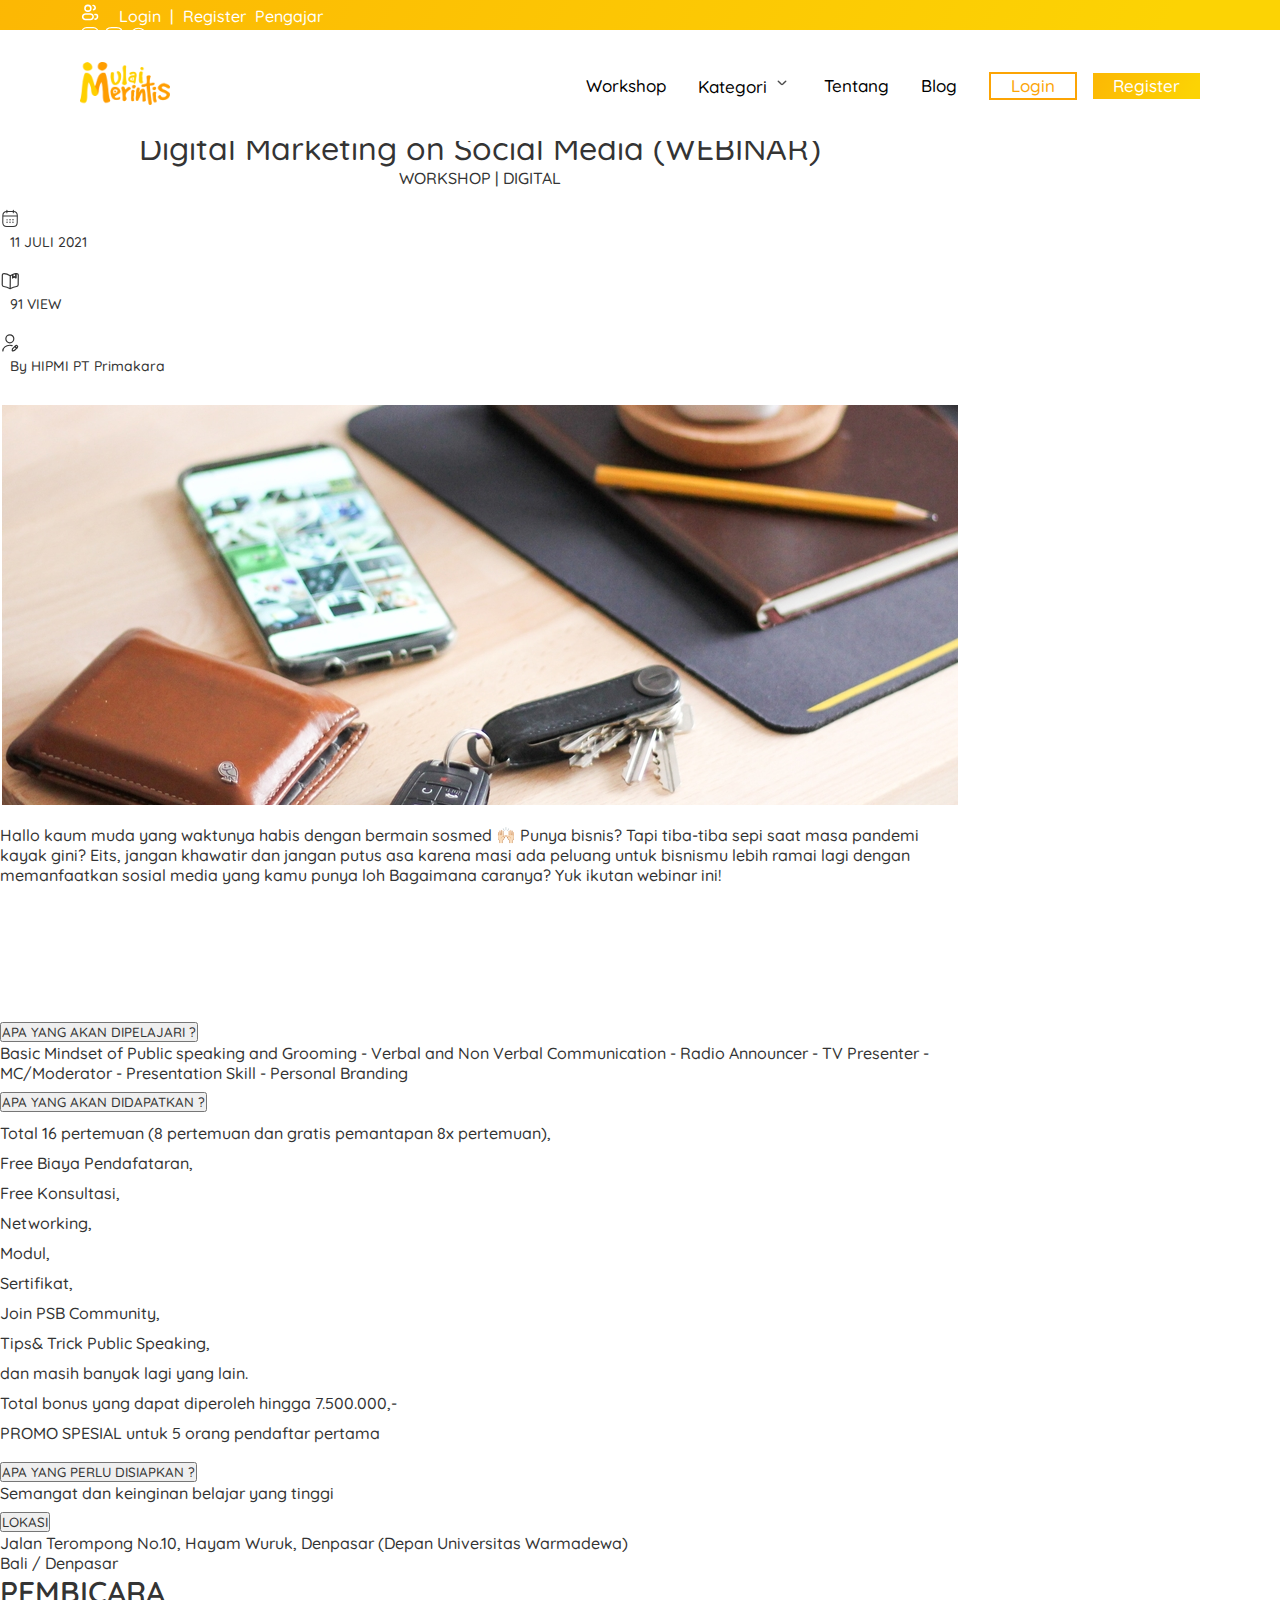
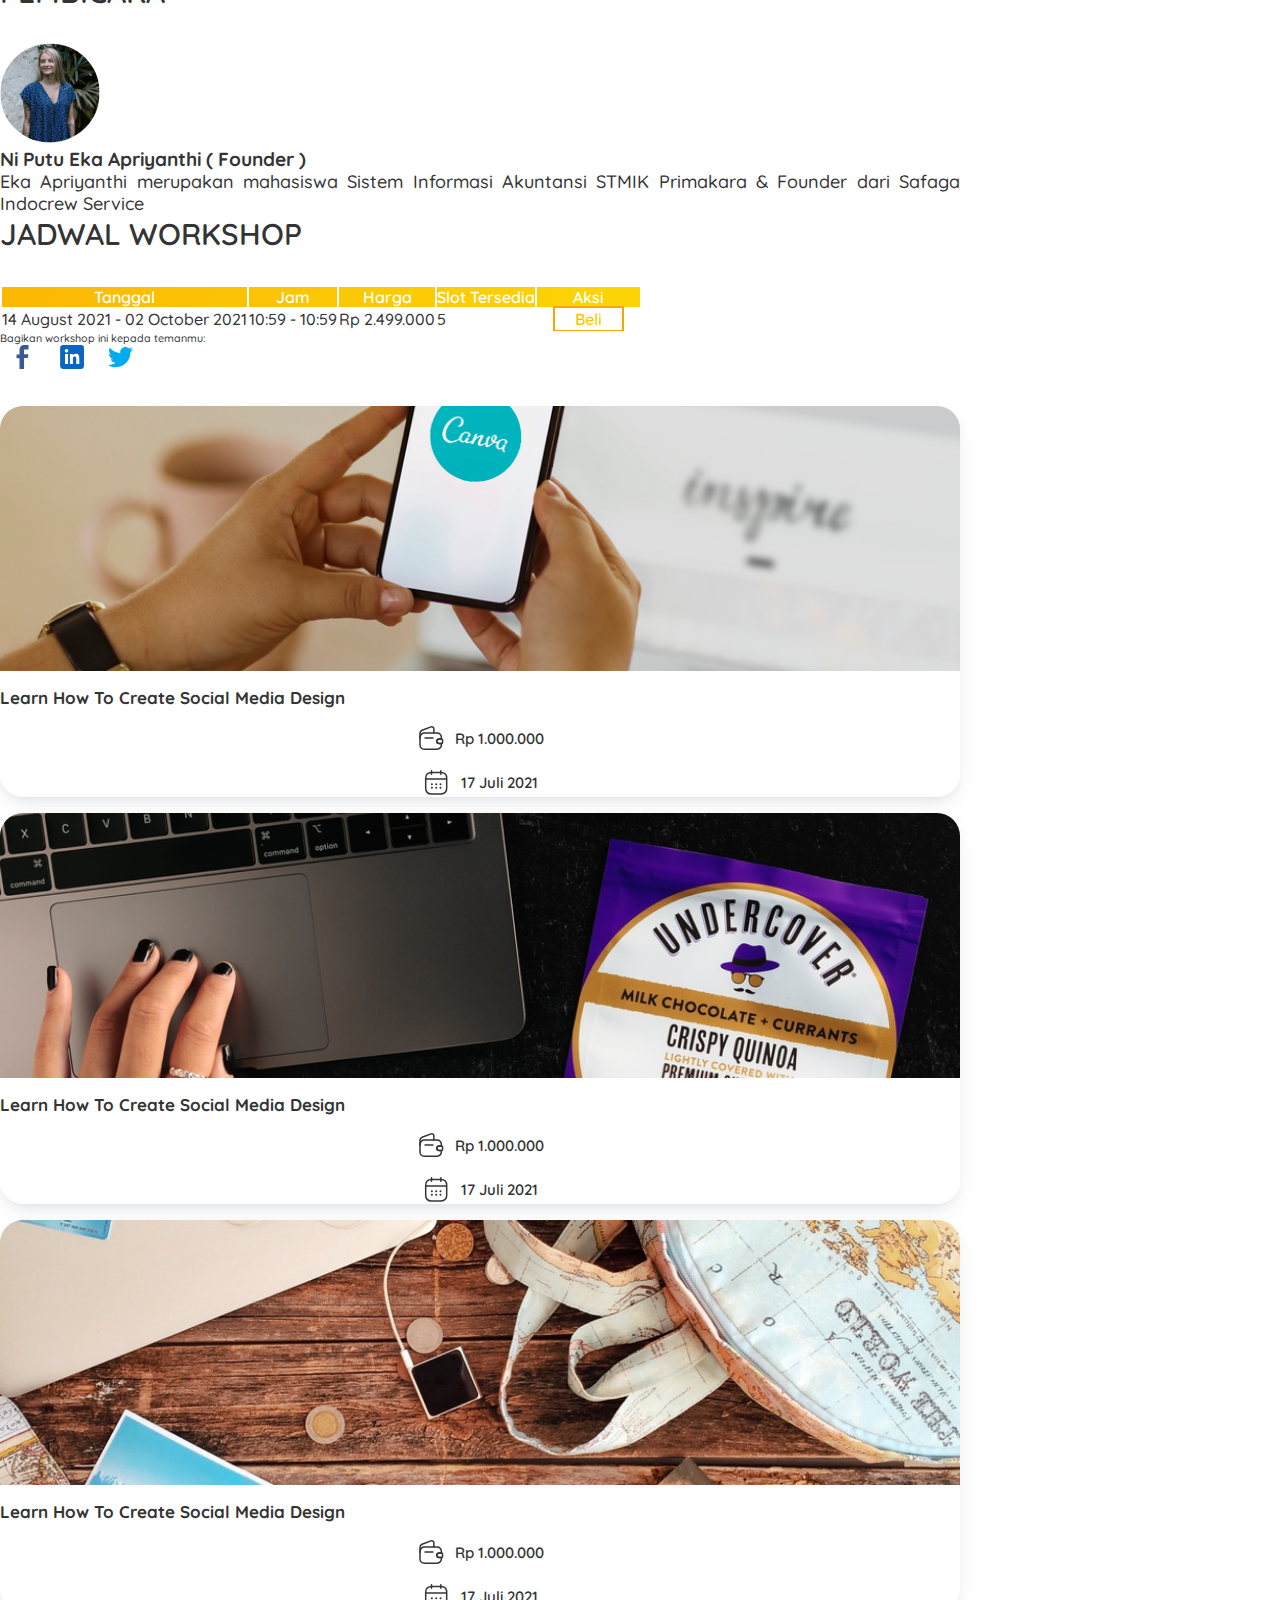
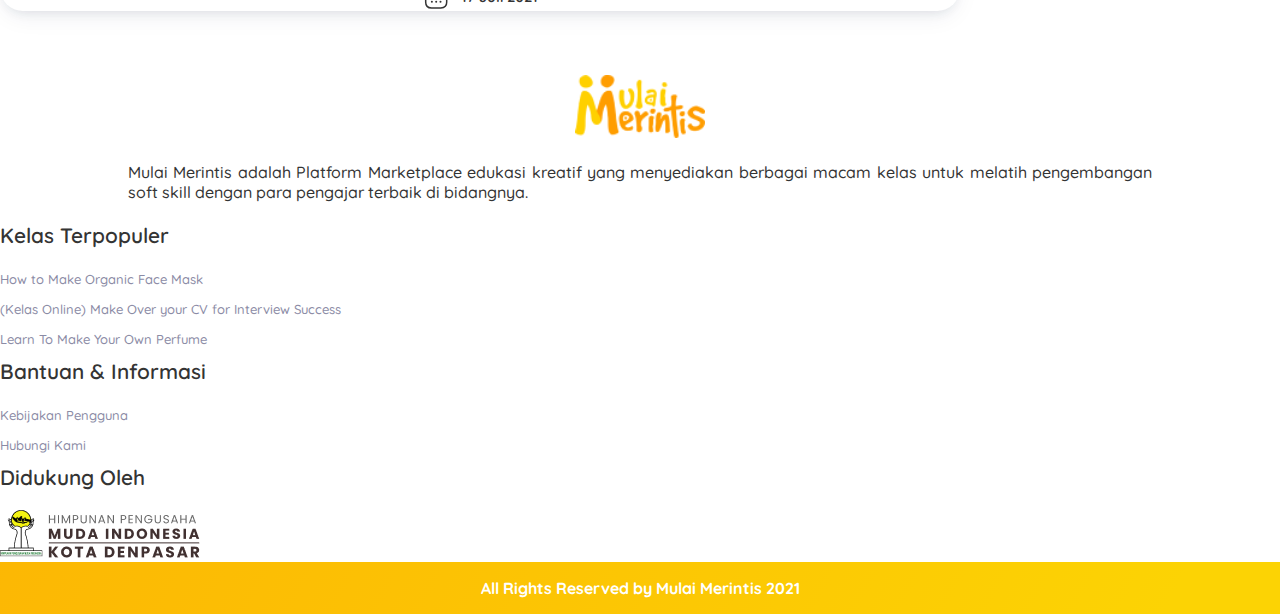
<file: details.html>
<!DOCTYPE html>
<html lang="en">

<head>
    <meta charset="UTF-8">
    <meta http-equiv="X-UA-Compatible" content="IE=edge">
    <meta name="viewport" content="width=device-width, initial-scale=1.0">
    <title>Mulai Merintis</title>
    <!-- css -->
    <link rel="stylesheet" href="./assets/css/style.css">
    <!-- bootstraps -->
    <link href="https://cdn.jsdelivr.net/npm/bootstrap@5.0.2/dist/css/bootstrap.min.css" rel="stylesheet"
        integrity="sha384-EVSTQN3/azprG1Anm3QDgpJLIm9Nao0Yz1ztcQTwFspd3yD65VohhpuuCOmLASjC" crossorigin="anonymous">

</head>

<body>
    <!-- START : NAVBAR -->
    <div class="container">
        <div class="top-header d-flex justify-content-between">
            <div class="auth d-flex justify-content-center align-content-center align-items-center">
                <svg width="20" height="20" viewBox="0 0 15 15" fill="none" xmlns="http://www.w3.org/2000/svg">
                    <path
                        d="M11.25 9.37499C11.25 9.37499 13.125 9.0625 13.125 10.5094C13.4375 13.125 11.25 12.8125 11.25 12.8125"
                        stroke="white" stroke-width="1.2" stroke-linecap="round" stroke-linejoin="round" />
                    <path
                        d="M9.81969 2.59031C9.81969 2.59031 11.1605 2.49583 11.3419 4.01493C11.5234 5.53403 10.1903 5.69325 10.1903 5.69325"
                        stroke="white" stroke-width="1.2" stroke-linecap="round" stroke-linejoin="round" />
                    <path
                        d="M2.03089 10.9426C2.11539 9.75952 3.18963 8.89877 4.37262 8.98393C4.84447 9.0179 5.34456 9.04167 5.82015 9.04167C6.36087 9.04167 6.958 9.01094 7.51795 8.96943C8.69739 8.88201 9.75864 9.74589 9.8429 10.9256V10.9256C9.92779 12.1141 8.98649 13.125 7.79496 13.125H5.82015H4.063C2.88068 13.125 1.94665 12.1219 2.03089 10.9426V10.9426Z"
                        stroke="white" stroke-width="1.2" />
                    <path
                        d="M3.75 4.6875C3.75 3.47938 4.72938 2.5 5.9375 2.5V2.5C7.14562 2.5 8.125 3.47938 8.125 4.6875V5C8.125 6.03553 7.28553 6.875 6.25 6.875V6.875H5.625V6.875C4.58947 6.875 3.75 6.03553 3.75 5V4.6875Z"
                        stroke="white" stroke-width="1.2" />
                </svg>
                <span class="d-flex justify-content-center align-content-center align-items-center">
                    <a href="">Login</a> |
                    <a href="">Register</a> Pengajar</span>
            </div>
            <div class=""></div>
            <div class="sosmed">
                <!-- sosmed ig -->
                <a href="">
                    <svg width="20" height="20" viewBox="0 0 14 14" fill="none" xmlns="http://www.w3.org/2000/svg">
                        <rect x="1.16669" y="1.16666" width="11.6667" height="11.6667" rx="3.5" stroke="white"
                            stroke-width="0.816667" />
                        <circle cx="7.00002" cy="6.99999" r="2.33333" stroke="white" stroke-width="0.816667" />
                        <path
                            d="M10.3542 3.5C10.3542 3.74162 10.1583 3.9375 9.91669 3.9375C9.67506 3.9375 9.47919 3.74162 9.47919 3.5C9.47919 3.25838 9.67506 3.0625 9.91669 3.0625C10.1583 3.0625 10.3542 3.25838 10.3542 3.5Z"
                            fill="#fff" />
                    </svg>
                </a>
                <!-- sosmed fb -->
                <a href="">
                    <svg width="20" height="20" viewBox="0 0 14 14" fill="none" xmlns="http://www.w3.org/2000/svg">
                        <path
                            d="M8.16667 5.425V7.11667H9.68333C9.8 7.11667 9.85833 7.23333 9.85833 7.35L9.625 8.45833C9.625 8.51667 9.50833 8.575 9.45 8.575H8.16667V12.8333H6.41667V8.63333H5.425C5.30833 8.63333 5.25 8.575 5.25 8.45833V7.35C5.25 7.23333 5.30833 7.175 5.425 7.175H6.41667V5.25C6.41667 4.25833 7.175 3.5 8.16667 3.5H9.74167C9.85833 3.5 9.91667 3.55833 9.91667 3.675V5.075C9.91667 5.19167 9.85833 5.25 9.74167 5.25H8.34167C8.225 5.25 8.16667 5.30833 8.16667 5.425Z"
                            stroke="white" stroke-width="0.82" stroke-miterlimit="10" stroke-linecap="round" />
                        <path
                            d="M8.75002 12.8333H5.25002C2.33335 12.8333 1.16669 11.6667 1.16669 8.74999V5.24999C1.16669 2.33332 2.33335 1.16666 5.25002 1.16666H8.75002C11.6667 1.16666 12.8334 2.33332 12.8334 5.24999V8.74999C12.8334 11.6667 11.6667 12.8333 8.75002 12.8333Z"
                            stroke="white" stroke-width="0.82" stroke-linecap="round" stroke-linejoin="round" />
                    </svg>

                </a>
                <!-- sosmed wa -->
                <a href="">
                    <svg width="20" height="20" viewBox="0 0 15 14" fill="none" xmlns="http://www.w3.org/2000/svg">
                        <path
                            d="M4.8432 12.0167C5.7182 12.5417 6.7682 12.8333 7.8182 12.8333C11.0265 12.8333 13.6515 10.2083 13.6515 6.99999C13.6515 3.79166 11.0265 1.16666 7.8182 1.16666C4.60986 1.16666 1.98486 3.79166 1.98486 6.99999C1.98486 8.04999 2.27653 9.04166 2.7432 9.91666L2.24512 11.8323C2.13006 12.2749 2.53968 12.6748 2.97936 12.5492L4.8432 12.0167Z"
                            stroke="white" stroke-width="0.82" stroke-miterlimit="10" stroke-linecap="round"
                            stroke-linejoin="round" />
                        <path
                            d="M10.4432 8.66163C10.4432 8.75613 10.4221 8.85325 10.3775 8.94775C10.3328 9.04225 10.2749 9.1315 10.1987 9.2155C10.0699 9.35725 9.9279 9.45963 9.76754 9.52525C9.6098 9.59088 9.43892 9.625 9.25489 9.625C8.98674 9.625 8.70019 9.562 8.39786 9.43338C8.09553 9.30475 7.7932 9.1315 7.4935 8.91363C7.19117 8.69313 6.90462 8.449 6.63121 8.17863C6.36043 7.90563 6.11594 7.6195 5.89773 7.32025C5.68216 7.021 5.50865 6.72175 5.38246 6.42513C5.25627 6.12588 5.19318 5.83975 5.19318 5.56675C5.19318 5.38825 5.22472 5.21763 5.28782 5.06013C5.35091 4.9 5.45081 4.753 5.59015 4.62175C5.7584 4.45638 5.94243 4.375 6.13697 4.375C6.21058 4.375 6.28419 4.39075 6.34991 4.42225C6.41826 4.45375 6.47873 4.501 6.52605 4.56925L7.13597 5.42763C7.18329 5.49325 7.21746 5.55363 7.24112 5.61138C7.26478 5.6665 7.27793 5.72163 7.27793 5.7715C7.27793 5.8345 7.25953 5.8975 7.22272 5.95788C7.18854 6.01825 7.13859 6.08125 7.0755 6.14425L6.8757 6.35163C6.84678 6.3805 6.83364 6.41463 6.83364 6.45663C6.83364 6.47763 6.83627 6.496 6.84152 6.517C6.84941 6.538 6.8573 6.55375 6.86256 6.5695C6.90988 6.65613 6.99137 6.769 7.10705 6.9055C7.22535 7.042 7.35154 7.18113 7.48824 7.32025C7.63021 7.45938 7.76691 7.588 7.90625 7.70613C8.04295 7.82163 8.156 7.90038 8.24538 7.94763C8.25852 7.95288 8.2743 7.96075 8.2927 7.96863C8.31373 7.9765 8.33476 7.97913 8.35842 7.97913C8.40312 7.97913 8.43729 7.96338 8.46621 7.9345L8.66601 7.73763C8.73173 7.672 8.79483 7.62213 8.85529 7.59063C8.91576 7.55388 8.97623 7.5355 9.04195 7.5355C9.0919 7.5355 9.14448 7.546 9.20232 7.56963C9.26015 7.59325 9.32062 7.62738 9.38634 7.672L10.2565 8.28888C10.3249 8.33613 10.3722 8.39125 10.4011 8.45688C10.4274 8.5225 10.4432 8.58813 10.4432 8.66163Z"
                            stroke="white" stroke-width="0.82" stroke-miterlimit="10" />
                    </svg>

                </a>


            </div>
        </div>
        <nav class="menu ">
            <div class="menu-toggle">
                <input type="checkbox" />
                <span id="span1"></span>
                <span id="span2"></span>
                <span id="span3"></span>
            </div>
            <div class="items">
                <div class="logo-img">
                    <img src="./assets/img/logo.png" alt="" />
                </div>
                <div class=""></div>
                <ul id="nav">
                    <div class="logo-img mobile-show">
                        <img src="./assets/img/logo.png" alt="" />
                    </div>
                    <li data-aos="fade-down" data-aos-delay="500">
                        <a href="workshop.html" class="">Workshop </a>
                    </li>
                    <li class="dropdown">
                        <a href="#">
                            Kategori
                            <svg width="20" height="20" viewBox="0 0 20 20" fill="none"
                                xmlns="http://www.w3.org/2000/svg">
                                <path
                                    d="M6.25 8.33334C6.25 8.33334 9.58333 11.6667 10 11.6667C10.4167 11.6667 13.75 8.33334 13.75 8.33334"
                                    stroke="#4B4B4B" stroke-width="1.4" stroke-linecap="round"
                                    stroke-linejoin="round" />
                            </svg>

                        </a>
                        <ul class="dropdown-menu">
                            <li><a href="#">Design</a></li>
                            <li><a href="#">Development</a></li>
                            <li><a href="#">Accessibility</a></li>
                            <li><a href="#">Content Strategy</a></li>
                            <li><a href="#">Training</a></li>
                        </ul>
                    </li>
                    <li data-aos="fade-down" data-aos-delay="600">
                        <a class="" href="tentang.html">Tentang</a>
                    </li>
                    <li data-aos="fade-down" data-aos-delay="600">
                        <a class="" href="blog.html">Blog</a>
                    </li>
                    <li class=" btn btn-primary-merintis">
                        <a href="login.html">Login</a>
                    </li>
                    <li class=" btn btn-primary-solid-merintis">
                        <a href="register.html">Register</a>
                    </li>
                </ul>
            </div>
        </nav>
        <!-- END : NAVBAR -->
    </div>
    <!-- END : NAVBAR -->

    <section class="container w-75-lg mx-auto">
        <div class="details">
            <div class="title-details text-center">
                <h1>Digital Marketing on Social Media (WEBINAR)</h1>
                <p>WORKSHOP | DIGITAL</p>
            </div>
            <div class="info-details d-flex justify-content-center align-content-center align-items-center ">
                <div class="d-flex align-content-center align-items-center">
                    <svg width="20" height="21" viewBox="0 0 26 27" fill="none" xmlns="http://www.w3.org/2000/svg">
                        <path d="M8.99805 2.92767L8.96639 6.07735" stroke="#343434" stroke-width="1.34532"
                            stroke-miterlimit="10" stroke-linecap="round" stroke-linejoin="round" />
                        <path d="M17.333 2.91283L17.3013 6.0625" stroke="#343434" stroke-width="1.34532"
                            stroke-miterlimit="10" stroke-linecap="round" stroke-linejoin="round" />
                        <path d="M4.23438 10.3799L21.9464 10.3481" stroke="#343434" stroke-width="1.34532"
                            stroke-miterlimit="10" stroke-linecap="round" stroke-linejoin="round" />
                        <path
                            d="M22.4736 9.72774L22.3839 18.6518C22.3523 21.8015 20.7683 23.9041 17.1217 23.9106L8.78665 23.9255C5.14005 23.9321 3.59833 21.8351 3.62999 18.6854L3.71969 9.76135C3.75135 6.61167 5.33529 4.50909 8.98189 4.50255L17.317 4.48762C20.9636 4.48109 22.5053 6.57807 22.4736 9.72774Z"
                            stroke="#343434" stroke-width="1.34532" stroke-miterlimit="10" stroke-linecap="round"
                            stroke-linejoin="round" />
                        <path d="M16.8908 15.1971L16.9002 15.1971" stroke="#343434" stroke-width="1.79376"
                            stroke-linecap="round" stroke-linejoin="round" />
                        <path d="M16.8596 18.3468L16.8689 18.3467" stroke="#343434" stroke-width="1.79376"
                            stroke-linecap="round" stroke-linejoin="round" />
                        <path d="M13.0373 15.204L13.0466 15.204" stroke="#343434" stroke-width="1.79376"
                            stroke-linecap="round" stroke-linejoin="round" />
                        <path d="M13.0051 18.3536L13.0144 18.3536" stroke="#343434" stroke-width="1.79376"
                            stroke-linecap="round" stroke-linejoin="round" />
                        <path d="M9.18084 15.2109L9.1902 15.2109" stroke="#343434" stroke-width="1.79376"
                            stroke-linecap="round" stroke-linejoin="round" />
                        <path d="M9.14862 18.3605L9.15797 18.3605" stroke="#343434" stroke-width="1.79376"
                            stroke-linecap="round" stroke-linejoin="round" />
                    </svg>

                    <p>11 JULI 2021</p>
                </div>
                <span class="vertikal"></span>
                <div class="d-flex align-content-center align-items-center">
                    <svg width="20" height="20" viewBox="0 0 25 25" fill="none" xmlns="http://www.w3.org/2000/svg">
                        <path
                            d="M22.8407 5.19345L22.7189 17.3085C22.7092 18.2721 21.9232 19.1768 20.9658 19.2989L20.6367 19.3397C18.4623 19.6347 15.1043 20.7548 13.1811 21.8222C12.9206 21.9732 12.4923 21.974 12.2249 21.8239L12.1852 21.8039C10.2834 20.7534 6.95766 19.6553 4.7991 19.3681L4.5106 19.3284C3.55558 19.2097 2.78773 18.3077 2.79742 17.3442L2.9193 5.2191C2.9313 4.02466 3.90655 3.11958 5.09087 3.21783C7.18092 3.38472 10.3377 4.44302 12.0996 5.55398L12.3471 5.70406C12.6341 5.88421 13.1123 5.88336 13.403 5.70217L13.5734 5.59147C14.2048 5.19889 15.0056 4.806 15.8757 4.45315L15.8346 8.54838L17.8402 7.20983L19.8189 8.54124L19.8716 3.3018C20.141 3.25113 20.4003 3.22052 20.6396 3.20002L20.6993 3.19991C21.8857 3.09741 22.8528 3.98898 22.8407 5.19345Z"
                            stroke="#343434" stroke-width="1.5" stroke-linecap="round" stroke-linejoin="round" />
                        <path d="M12.8721 6.03433L12.7207 21.0903" stroke="#343434" stroke-width="1.5"
                            stroke-linecap="round" stroke-linejoin="round" />
                        <path
                            d="M19.872 3.30178L19.8193 8.54121L17.8406 7.20981L15.835 8.54835L15.8762 4.45312C17.1863 3.92884 18.6448 3.50472 19.872 3.30178Z"
                            stroke="#343434" stroke-width="1.5" stroke-linecap="round" stroke-linejoin="round" />
                    </svg>
                    <p>91 VIEW</p>
                </div>
                <span class="vertikal"></span>
                <div class="d-flex align-content-center align-items-center">
                    <svg width="20" height="20" viewBox="0 0 25 25" fill="none" xmlns="http://www.w3.org/2000/svg">
                        <path
                            d="M12.2389 12.3026C14.9894 12.2976 17.2418 10.0467 17.2697 7.27499C17.2975 4.50326 15.0903 2.26033 12.3398 2.26526C9.58917 2.27019 7.33679 4.52111 7.30893 7.29283C7.28107 10.0646 9.48827 12.3075 12.2389 12.3026Z"
                            stroke="#343434" stroke-width="1.5" stroke-linecap="round" stroke-linejoin="round" />
                        <path
                            d="M19.3828 16.0437L15.8209 19.6032C15.68 19.744 15.5479 20.0052 15.5161 20.1959L15.3133 21.5513C15.2386 22.0432 15.5738 22.3839 16.0626 22.3128L17.4092 22.1196C17.5988 22.0892 17.869 21.9582 18 21.8175L21.5618 18.258C22.1755 17.6446 22.4715 16.9314 21.5842 16.0297C20.7066 15.1379 19.9965 15.4303 19.3828 16.0437Z"
                            stroke="#343434" stroke-width="1.5" stroke-miterlimit="10" stroke-linecap="round"
                            stroke-linejoin="round" />
                        <path d="M18.8701 16.5565C19.158 17.6399 19.9862 18.4816 21.059 18.7807" stroke="#343434"
                            stroke-width="1.5" stroke-miterlimit="10" stroke-linecap="round" stroke-linejoin="round" />
                        <path
                            d="M3.58172 22.3552C3.62076 18.4707 7.48726 15.3222 12.2087 15.3137C13.2446 15.3119 14.2391 15.4607 15.1626 15.74"
                            stroke="#343434" stroke-width="1.5" stroke-linecap="round" stroke-linejoin="round" />
                    </svg>

                    <p>By HIPMI PT Primakara</p>
                </div>
            </div>
        </div>
        <div class="gambar-details"
            style="background: url('./assets/img/konten (2).jpg') center center; background-repeat: no-repeat; ">
        </div>
        <div class="text-detail-content w-auto">
            <div class="row">
                <div class="col-12">
                    <p>Hallo kaum muda yang waktunya habis dengan bermain sosmed 🙌🏻
                        Punya bisnis? Tapi tiba-tiba sepi saat masa pandemi kayak gini?
                        Eits, jangan khawatir dan jangan putus asa karena masi ada peluang untuk bisnismu lebih ramai
                        lagi
                        dengan memanfaatkan sosial media yang kamu punya loh Bagaimana caranya? Yuk ikutan webinar ini!
                    </p>
                </div>
            </div>
            <div class="accordion accordion-flush mt-4 details" id="accordionFlushExample">
                <div class="accordion-item">
                    <h2 class="accordion-header" id="flush-headingOne">
                        <button class="accordion-button collapsed" type="button" data-bs-toggle="collapse"
                            data-bs-target="#flush-collapseOne" aria-expanded="false" aria-controls="flush-collapseOne">
                            APA YANG AKAN DIPELAJARI ?
                        </button>
                    </h2>
                    <div id="flush-collapseOne" class="accordion-collapse collapse" aria-labelledby="flush-headingOne"
                        data-bs-parent="#accordionFlushExample">
                        <div class="accordion-body">
                            <p>Basic Mindset of Public speaking and Grooming - Verbal and Non Verbal Communication -
                                Radio Announcer - TV Presenter - MC/Moderator - Presentation Skill - Personal Branding
                            </p>
                        </div>
                    </div>
                </div>
                <div class="accordion-item">
                    <h2 class="accordion-header" id="flush-headingTwo">
                        <button class="accordion-button collapsed" type="button" data-bs-toggle="collapse"
                            data-bs-target="#flush-collapseTwo" aria-expanded="false" aria-controls="flush-collapseTwo">
                            APA YANG AKAN DIDAPATKAN ?
                        </button>
                    </h2>
                    <div id="flush-collapseTwo" class="accordion-collapse collapse" aria-labelledby="flush-headingTwo"
                        data-bs-parent="#accordionFlushExample">
                        <div class="accordion-body">
                            <ul>
                                <li>Total 16 pertemuan (8 pertemuan dan gratis pemantapan 8x pertemuan),</li>
                                <li>Free Biaya Pendafataran,</li>
                                <li>Free Konsultasi,</li>
                                <li>Networking,</li>
                                <li>Modul,</li>
                                <li>Sertifikat,</li>
                                <li>Join PSB Community,</li>
                                <li>Tips&amp; Trick Public Speaking,</li>
                                <li>dan masih banyak lagi yang lain.</li>
                                <li>Total bonus yang dapat diperoleh hingga 7.500.000,-</li>
                                <li>PROMO SPESIAL untuk 5 orang pendaftar pertama&nbsp;&nbsp;</li>
                            </ul>
                        </div>
                    </div>
                </div>
                <div class="accordion-item">
                    <h2 class="accordion-header" id="flush-headingThree">
                        <button class="accordion-button collapsed" type="button" data-bs-toggle="collapse"
                            data-bs-target="#flush-collapseThree" aria-expanded="false"
                            aria-controls="flush-collapseThree">
                            APA YANG PERLU DISIAPKAN ?
                        </button>
                    </h2>
                    <div id="flush-collapseThree" class="accordion-collapse collapse"
                        aria-labelledby="flush-headingThree" data-bs-parent="#accordionFlushExample">
                        <div class="accordion-body">
                            <p>Semangat dan keinginan belajar yang tinggi</p>
                        </div>
                    </div>
                </div>

                <div class="accordion-item">
                    <h2 class="accordion-header" id="flush-headingFour">
                        <button class="accordion-button collapsed" type="button" data-bs-toggle="collapse"
                            data-bs-target="#flush-collapseFour" aria-expanded="false"
                            aria-controls="flush-collapseFour">
                            LOKASI
                        </button>
                    </h2>
                    <div id="flush-collapseFour" class="accordion-collapse collapse" aria-labelledby="flush-headingFour"
                        data-bs-parent="#accordionFlushExample">
                        <div class="accordion-body">
                            <p>Jalan Terompong No.10, Hayam Wuruk, Denpasar (Depan Universitas Warmadewa) <br>
                                Bali / Denpasar
                            </p>
                        </div>
                    </div>
                </div>
            </div>
            <!-- accordion -->

            <!-- pembicara -->
            <div class="pembicara">
                <h1 class="text-center mt-4">PEMBICARA</h1>
                <div class="d-flex text-pembicara align-items-center">
                    <img src="./assets/img/user.png" alt="">
                    <div>
                        <h3>Ni Putu Eka Apriyanthi
                            ( Founder )
                        </h3>
                        <p>Eka Apriyanthi merupakan mahasiswa Sistem Informasi Akuntansi STMIK Primakara & Founder dari
                            Safaga Indocrew Service</p>
                    </div>
                </div>
            </div>

            <!-- jadwal -->
            <div class="pembicara">
                <h1 class="text-center mt-4">JADWAL WORKSHOP</h1>
                <div class="table-jadwal mobile-show">
                    <table class="table table-hover text-center">
                        <thead>
                            <tr>
                                <th scope="col">Aksi</th>
                                <th scope="col" width="50%">Tanggal</th>
                                <th scope="col">Jam</th>
                                <th scope="col">Harga</th>
                                <th scope="col">Slot Tersedia</th>
                            </tr>
                        </thead>
                        <tbody>
                            <tr>
                                <td class=""><a href="" class=" btn btn-primary-merintis gradient-text "
                                        style="font-weight: 600;">Beli</a></td>
                                <td scope="row">
                                    14 August 2021 - 02 October 2021
                                </td>
                                <td>10:59 - 10:59</td>
                                <td> Rp 2.499.000
                                </td>
                                <td>5</td>
                            </tr>

                        </tbody>
                    </table>
                </div>
                <div class="table-jadwal desktop-show">
                    <table class="table table-hover text-center">
                        <thead>
                            <tr>
                                <th scope="col">Tanggal</th>
                                <th scope="col">Jam</th>
                                <th scope="col">Harga</th>
                                <th scope="col">Slot Tersedia</th>
                                <th scope="col">Aksi</th>
                            </tr>
                        </thead>
                        <tbody>
                            <tr>
                                <td scope="row">
                                    14 August 2021 - 02 October 2021
                                </td>
                                <td>10:59 - 10:59</td>
                                <td> Rp 2.499.000
                                </td>
                                <td>5</td>
                                <td class=""><a href="" class=" btn btn-primary-merintis gradient-text "
                                        style="font-weight: 600;">Beli</a></td>
                            </tr>

                        </tbody>
                    </table>
                </div>
            </div>

            <!-- share -->
            <div class="d-flex justify-content-between mt-4 sosmed-details">
                <h6>Bagikan workshop ini kepada temanmu: </h6>
                <div class="details-sosmed">
                    <span>
                        <svg width="9" height="18" viewBox="0 0 9 18" fill="none" xmlns="http://www.w3.org/2000/svg">
                            <path
                                d="M5.60124 3.575V6.71667H8.4179C8.63457 6.71667 8.7429 6.93333 8.7429 7.15L8.30957 9.20833C8.30957 9.31667 8.0929 9.425 7.98457 9.425H5.60124V17.3333H2.35124V9.53333H0.509571C0.292904 9.53333 0.18457 9.425 0.18457 9.20833V7.15C0.18457 6.93333 0.292904 6.825 0.509571 6.825H2.35124V3.25C2.35124 1.40833 3.75957 0 5.60124 0H8.52624C8.7429 0 8.85124 0.108334 8.85124 0.325V2.925C8.85124 3.14167 8.7429 3.25 8.52624 3.25H5.92624C5.70957 3.25 5.60124 3.35833 5.60124 3.575Z"
                                fill="#3B5998" />
                        </svg>
                    </span>
                    <span>
                        <svg width="19" height="19" viewBox="0 0 19 19" fill="none" xmlns="http://www.w3.org/2000/svg">
                            <rect x="0.849609" width="18.1477" height="18.1477" rx="2.37939" fill="#0A66C2" />
                            <path
                                d="M6.86452 14.3747H4.5777V6.78041H6.86452V14.3747ZM5.71988 5.74447C4.98863 5.74447 4.39551 5.11986 4.39551 4.36576C4.39551 4.00354 4.53504 3.65615 4.78341 3.40002C5.03178 3.14389 5.36864 3 5.71988 3C6.07113 3 6.40799 3.14389 6.65636 3.40002C6.90473 3.65615 7.04426 4.00354 7.04426 4.36576C7.04426 5.11986 6.45089 5.74447 5.71988 5.74447ZM15.4233 14.3747H13.1415V10.6779C13.1415 9.79682 13.1242 8.66693 11.9525 8.66693C10.7635 8.66693 10.5813 9.62416 10.5813 10.6144V14.3747H8.29699V6.78041H10.4902V7.81635H10.5223C10.8276 7.21967 11.5733 6.58998 12.686 6.58998C15.0004 6.58998 15.4258 8.16166 15.4258 10.2031V14.3747H15.4233Z"
                                fill="white" />
                        </svg>
                    </span>
                    <span>
                        <svg width="20" height="17" viewBox="0 0 20 17" fill="none" xmlns="http://www.w3.org/2000/svg">
                            <path
                                d="M17.9441 4.0482C17.9568 4.22586 17.9568 4.40355 17.9568 4.58121C17.9568 9.99996 13.8325 16.2436 6.29441 16.2436C3.97207 16.2436 1.81473 15.571 0 14.4036C0.329961 14.4416 0.647187 14.4543 0.989844 14.4543C2.90605 14.4543 4.67004 13.8071 6.07867 12.703C4.27664 12.665 2.76648 11.4848 2.24617 9.86039C2.5 9.89844 2.75379 9.92383 3.02031 9.92383C3.38832 9.92383 3.75637 9.87305 4.09898 9.78426C2.22082 9.40351 0.812148 7.75379 0.812148 5.76141V5.71066C1.35781 6.01523 1.99238 6.20559 2.66492 6.23094C1.56086 5.49488 0.837539 4.23855 0.837539 2.81723C0.837539 2.05582 1.04055 1.35785 1.3959 0.748711C3.41367 3.23602 6.44668 4.86035 9.84766 5.03805C9.78422 4.73348 9.74613 4.41625 9.74613 4.09898C9.74613 1.84008 11.5736 0 13.8451 0C15.0253 0 16.0913 0.494922 16.84 1.29441C17.7664 1.11676 18.6547 0.774102 19.4416 0.30457C19.137 1.25637 18.4898 2.05586 17.6395 2.56344C18.4644 2.47465 19.2639 2.24617 19.9999 1.92895C19.4416 2.74109 18.7436 3.46441 17.9441 4.0482Z"
                                fill="#00ACEE" />
                        </svg>

                    </span>
                </div>
            </div>

            <!-- workshop lainnya -->
            <div class="content">
                <div class="row">
                    <div class="col-lg-4 col-md-6 col-sm-12 py-3">
                        <div class="card position-relative" style="width: auto;">
                            <div
                                style="background: url('./assets/img/konten.jpg'); background-position: center;
                        background-size: cover; background-repeat: no-repeat; width: auto; height: 265.17px;border-radius: 23px 23px 0 0;">
                            </div>
                            <div class="card-body position-relative">
                                <div class="kategori">
                                    <p>HOME AND LIVING</p>
                                </div>
                                <h5 class="card-title">Learn How To Create Social Media Design</h5>
                                <div class="d-flex justify-content-between">
                                    <div class="price">
                                        <svg width="28" height="28" viewBox="0 0 28 28" fill="none"
                                            xmlns="http://www.w3.org/2000/svg">
                                            <path
                                                d="M20.4805 15.6245C20.0084 16.0857 19.7387 16.7494 19.8065 17.4578C19.9082 18.6723 21.0219 19.5603 22.2364 19.5598L24.3731 19.5589L24.3736 20.8971C24.3746 23.225 22.4748 25.1263 20.1469 25.1272L7.23692 25.1324C4.90907 25.1333 3.00779 23.2336 3.00686 20.9057L3.00383 13.3374C3.0029 11.0095 4.90265 9.10825 7.23051 9.10732L20.1405 9.10215C22.4684 9.10122 24.3697 11.001 24.3706 13.3288L24.3712 14.9482L22.0996 14.9491C21.4699 14.9494 20.8964 15.197 20.4805 15.6245Z"
                                                stroke="#343434" stroke-width="1.5" stroke-linecap="round"
                                                stroke-linejoin="round" />
                                            <path
                                                d="M3.00424 14.3495L3.00218 9.21027C3.00164 7.87204 3.8221 6.67962 5.07018 6.2068L13.9979 2.82953C15.3921 2.30043 16.8882 3.33446 16.8888 4.83014L16.8905 9.10348"
                                                stroke="#343434" stroke-width="1.5" stroke-linecap="round"
                                                stroke-linejoin="round" />
                                            <path
                                                d="M25.5624 16.095L25.5634 18.4117C25.5636 19.0302 25.069 19.5364 24.4393 19.5592L22.2351 19.56C21.0206 19.5605 19.9069 18.6726 19.8052 17.4581C19.7375 16.7496 20.0071 16.086 20.4792 15.6248C20.8951 15.1973 21.4686 14.9496 22.0983 14.9494L24.4374 14.9485C25.0672 14.9707 25.5622 15.4765 25.5624 16.095Z"
                                                stroke="#343434" stroke-width="1.5" stroke-linecap="round"
                                                stroke-linejoin="round" />
                                            <path d="M8.06464 13.8864L15.9366 13.8833" stroke="#343434"
                                                stroke-width="1.5" stroke-linecap="round" stroke-linejoin="round" />
                                        </svg>
                                        <p>Rp 1.000.000</p>
                                    </div>
                                    <div class="date">
                                        <svg width="29" height="29" viewBox="0 0 29 29" fill="none"
                                            xmlns="http://www.w3.org/2000/svg">
                                            <path d="M9.51819 2.64191L9.51959 6.14066" stroke="#343434"
                                                stroke-width="1.5" stroke-miterlimit="10" stroke-linecap="round"
                                                stroke-linejoin="round" />
                                            <path d="M18.8482 2.63812L18.8496 6.13688" stroke="#343434"
                                                stroke-width="1.5" stroke-miterlimit="10" stroke-linecap="round"
                                                stroke-linejoin="round" />
                                            <path d="M4.27335 10.9127L24.0996 10.9048" stroke="#343434"
                                                stroke-width="1.5" stroke-miterlimit="10" stroke-linecap="round"
                                                stroke-linejoin="round" />
                                            <path
                                                d="M24.6825 10.2165L24.6864 20.1296C24.6878 23.6284 22.9394 25.9616 18.8575 25.9632L9.52748 25.9669C5.4456 25.9686 3.69529 23.6368 3.69389 20.138L3.68993 10.2249C3.68853 6.72612 5.43697 4.39292 9.51885 4.39128L18.8489 4.38755C22.9307 4.38591 24.6811 6.71772 24.6825 10.2165Z"
                                                stroke="#343434" stroke-width="1.5" stroke-miterlimit="10"
                                                stroke-linecap="round" stroke-linejoin="round" />
                                            <path d="M18.4976 16.2835L18.5081 16.2835" stroke="#343434" stroke-width="2"
                                                stroke-linecap="round" stroke-linejoin="round" />
                                            <path d="M18.499 19.7822L18.5095 19.7822" stroke="#343434" stroke-width="2"
                                                stroke-linecap="round" stroke-linejoin="round" />
                                            <path d="M14.1834 16.2852L14.1938 16.2852" stroke="#343434" stroke-width="2"
                                                stroke-linecap="round" stroke-linejoin="round" />
                                            <path d="M14.1848 19.7839L14.1952 19.7839" stroke="#343434" stroke-width="2"
                                                stroke-linecap="round" stroke-linejoin="round" />
                                            <path d="M9.86687 16.2869L9.87735 16.2869" stroke="#343434" stroke-width="2"
                                                stroke-linecap="round" stroke-linejoin="round" />
                                            <path d="M9.86827 19.7857L9.87875 19.7857" stroke="#343434" stroke-width="2"
                                                stroke-linecap="round" stroke-linejoin="round" />
                                        </svg>
                                        <p>
                                            17 Juli 2021
                                        </p>

                                    </div>
                                </div>
                            </div>
                            <a href="#" class="stretched-link"></a>
                        </div>
                    </div> <!--  end col  -->
                    <div class="col-lg-4 col-md-6 col-sm-12 py-3">
                        <div class="card position-relative" style="width: auto;">
                            <div
                                style="background: url('./assets/img/konten (1).jpg'); background-position: center;
                        background-size: cover; background-repeat: no-repeat; width: auto; height: 265.17px;border-radius: 23px 23px 0 0;">
                            </div>
                            <div class="card-body position-relative">
                                <div class="kategori">
                                    <p>HOME AND LIVING</p>
                                </div>
                                <h5 class="card-title">Learn How To Create Social Media Design</h5>
                                <div class="d-flex justify-content-between">
                                    <div class="price">
                                        <svg width="28" height="28" viewBox="0 0 28 28" fill="none"
                                            xmlns="http://www.w3.org/2000/svg">
                                            <path
                                                d="M20.4805 15.6245C20.0084 16.0857 19.7387 16.7494 19.8065 17.4578C19.9082 18.6723 21.0219 19.5603 22.2364 19.5598L24.3731 19.5589L24.3736 20.8971C24.3746 23.225 22.4748 25.1263 20.1469 25.1272L7.23692 25.1324C4.90907 25.1333 3.00779 23.2336 3.00686 20.9057L3.00383 13.3374C3.0029 11.0095 4.90265 9.10825 7.23051 9.10732L20.1405 9.10215C22.4684 9.10122 24.3697 11.001 24.3706 13.3288L24.3712 14.9482L22.0996 14.9491C21.4699 14.9494 20.8964 15.197 20.4805 15.6245Z"
                                                stroke="#343434" stroke-width="1.5" stroke-linecap="round"
                                                stroke-linejoin="round" />
                                            <path
                                                d="M3.00424 14.3495L3.00218 9.21027C3.00164 7.87204 3.8221 6.67962 5.07018 6.2068L13.9979 2.82953C15.3921 2.30043 16.8882 3.33446 16.8888 4.83014L16.8905 9.10348"
                                                stroke="#343434" stroke-width="1.5" stroke-linecap="round"
                                                stroke-linejoin="round" />
                                            <path
                                                d="M25.5624 16.095L25.5634 18.4117C25.5636 19.0302 25.069 19.5364 24.4393 19.5592L22.2351 19.56C21.0206 19.5605 19.9069 18.6726 19.8052 17.4581C19.7375 16.7496 20.0071 16.086 20.4792 15.6248C20.8951 15.1973 21.4686 14.9496 22.0983 14.9494L24.4374 14.9485C25.0672 14.9707 25.5622 15.4765 25.5624 16.095Z"
                                                stroke="#343434" stroke-width="1.5" stroke-linecap="round"
                                                stroke-linejoin="round" />
                                            <path d="M8.06464 13.8864L15.9366 13.8833" stroke="#343434"
                                                stroke-width="1.5" stroke-linecap="round" stroke-linejoin="round" />
                                        </svg>
                                        <p>Rp 1.000.000</p>
                                    </div>
                                    <div class="date">
                                        <svg width="29" height="29" viewBox="0 0 29 29" fill="none"
                                            xmlns="http://www.w3.org/2000/svg">
                                            <path d="M9.51819 2.64191L9.51959 6.14066" stroke="#343434"
                                                stroke-width="1.5" stroke-miterlimit="10" stroke-linecap="round"
                                                stroke-linejoin="round" />
                                            <path d="M18.8482 2.63812L18.8496 6.13688" stroke="#343434"
                                                stroke-width="1.5" stroke-miterlimit="10" stroke-linecap="round"
                                                stroke-linejoin="round" />
                                            <path d="M4.27335 10.9127L24.0996 10.9048" stroke="#343434"
                                                stroke-width="1.5" stroke-miterlimit="10" stroke-linecap="round"
                                                stroke-linejoin="round" />
                                            <path
                                                d="M24.6825 10.2165L24.6864 20.1296C24.6878 23.6284 22.9394 25.9616 18.8575 25.9632L9.52748 25.9669C5.4456 25.9686 3.69529 23.6368 3.69389 20.138L3.68993 10.2249C3.68853 6.72612 5.43697 4.39292 9.51885 4.39128L18.8489 4.38755C22.9307 4.38591 24.6811 6.71772 24.6825 10.2165Z"
                                                stroke="#343434" stroke-width="1.5" stroke-miterlimit="10"
                                                stroke-linecap="round" stroke-linejoin="round" />
                                            <path d="M18.4976 16.2835L18.5081 16.2835" stroke="#343434" stroke-width="2"
                                                stroke-linecap="round" stroke-linejoin="round" />
                                            <path d="M18.499 19.7822L18.5095 19.7822" stroke="#343434" stroke-width="2"
                                                stroke-linecap="round" stroke-linejoin="round" />
                                            <path d="M14.1834 16.2852L14.1938 16.2852" stroke="#343434" stroke-width="2"
                                                stroke-linecap="round" stroke-linejoin="round" />
                                            <path d="M14.1848 19.7839L14.1952 19.7839" stroke="#343434" stroke-width="2"
                                                stroke-linecap="round" stroke-linejoin="round" />
                                            <path d="M9.86687 16.2869L9.87735 16.2869" stroke="#343434" stroke-width="2"
                                                stroke-linecap="round" stroke-linejoin="round" />
                                            <path d="M9.86827 19.7857L9.87875 19.7857" stroke="#343434" stroke-width="2"
                                                stroke-linecap="round" stroke-linejoin="round" />
                                        </svg>
                                        <p>
                                            17 Juli 2021
                                        </p>

                                    </div>
                                </div>
                            </div>
                            <a href="#" class="stretched-link"></a>
                        </div>
                    </div> <!--  end col  -->
                    <div class="col-lg-4 col-md-6 col-sm-12 py-3">
                        <div class="card position-relative" style="width: auto;">
                            <div
                                style="background: url('./assets/img/konten (3).jpg'); background-position: center;
                        background-size: cover; background-repeat: no-repeat; width: auto; height: 265.17px;border-radius: 23px 23px 0 0;">
                            </div>
                            <div class="card-body position-relative">
                                <div class="kategori">
                                    <p>HOME AND LIVING</p>
                                </div>
                                <h5 class="card-title">Learn How To Create Social Media Design</h5>
                                <div class="d-flex justify-content-between">
                                    <div class="price">
                                        <svg width="28" height="28" viewBox="0 0 28 28" fill="none"
                                            xmlns="http://www.w3.org/2000/svg">
                                            <path
                                                d="M20.4805 15.6245C20.0084 16.0857 19.7387 16.7494 19.8065 17.4578C19.9082 18.6723 21.0219 19.5603 22.2364 19.5598L24.3731 19.5589L24.3736 20.8971C24.3746 23.225 22.4748 25.1263 20.1469 25.1272L7.23692 25.1324C4.90907 25.1333 3.00779 23.2336 3.00686 20.9057L3.00383 13.3374C3.0029 11.0095 4.90265 9.10825 7.23051 9.10732L20.1405 9.10215C22.4684 9.10122 24.3697 11.001 24.3706 13.3288L24.3712 14.9482L22.0996 14.9491C21.4699 14.9494 20.8964 15.197 20.4805 15.6245Z"
                                                stroke="#343434" stroke-width="1.5" stroke-linecap="round"
                                                stroke-linejoin="round" />
                                            <path
                                                d="M3.00424 14.3495L3.00218 9.21027C3.00164 7.87204 3.8221 6.67962 5.07018 6.2068L13.9979 2.82953C15.3921 2.30043 16.8882 3.33446 16.8888 4.83014L16.8905 9.10348"
                                                stroke="#343434" stroke-width="1.5" stroke-linecap="round"
                                                stroke-linejoin="round" />
                                            <path
                                                d="M25.5624 16.095L25.5634 18.4117C25.5636 19.0302 25.069 19.5364 24.4393 19.5592L22.2351 19.56C21.0206 19.5605 19.9069 18.6726 19.8052 17.4581C19.7375 16.7496 20.0071 16.086 20.4792 15.6248C20.8951 15.1973 21.4686 14.9496 22.0983 14.9494L24.4374 14.9485C25.0672 14.9707 25.5622 15.4765 25.5624 16.095Z"
                                                stroke="#343434" stroke-width="1.5" stroke-linecap="round"
                                                stroke-linejoin="round" />
                                            <path d="M8.06464 13.8864L15.9366 13.8833" stroke="#343434"
                                                stroke-width="1.5" stroke-linecap="round" stroke-linejoin="round" />
                                        </svg>
                                        <p>Rp 1.000.000</p>
                                    </div>
                                    <div class="date">
                                        <svg width="29" height="29" viewBox="0 0 29 29" fill="none"
                                            xmlns="http://www.w3.org/2000/svg">
                                            <path d="M9.51819 2.64191L9.51959 6.14066" stroke="#343434"
                                                stroke-width="1.5" stroke-miterlimit="10" stroke-linecap="round"
                                                stroke-linejoin="round" />
                                            <path d="M18.8482 2.63812L18.8496 6.13688" stroke="#343434"
                                                stroke-width="1.5" stroke-miterlimit="10" stroke-linecap="round"
                                                stroke-linejoin="round" />
                                            <path d="M4.27335 10.9127L24.0996 10.9048" stroke="#343434"
                                                stroke-width="1.5" stroke-miterlimit="10" stroke-linecap="round"
                                                stroke-linejoin="round" />
                                            <path
                                                d="M24.6825 10.2165L24.6864 20.1296C24.6878 23.6284 22.9394 25.9616 18.8575 25.9632L9.52748 25.9669C5.4456 25.9686 3.69529 23.6368 3.69389 20.138L3.68993 10.2249C3.68853 6.72612 5.43697 4.39292 9.51885 4.39128L18.8489 4.38755C22.9307 4.38591 24.6811 6.71772 24.6825 10.2165Z"
                                                stroke="#343434" stroke-width="1.5" stroke-miterlimit="10"
                                                stroke-linecap="round" stroke-linejoin="round" />
                                            <path d="M18.4976 16.2835L18.5081 16.2835" stroke="#343434" stroke-width="2"
                                                stroke-linecap="round" stroke-linejoin="round" />
                                            <path d="M18.499 19.7822L18.5095 19.7822" stroke="#343434" stroke-width="2"
                                                stroke-linecap="round" stroke-linejoin="round" />
                                            <path d="M14.1834 16.2852L14.1938 16.2852" stroke="#343434" stroke-width="2"
                                                stroke-linecap="round" stroke-linejoin="round" />
                                            <path d="M14.1848 19.7839L14.1952 19.7839" stroke="#343434" stroke-width="2"
                                                stroke-linecap="round" stroke-linejoin="round" />
                                            <path d="M9.86687 16.2869L9.87735 16.2869" stroke="#343434" stroke-width="2"
                                                stroke-linecap="round" stroke-linejoin="round" />
                                            <path d="M9.86827 19.7857L9.87875 19.7857" stroke="#343434" stroke-width="2"
                                                stroke-linecap="round" stroke-linejoin="round" />
                                        </svg>
                                        <p>
                                            17 Juli 2021
                                        </p>

                                    </div>
                                </div>
                            </div>
                            <a href="#" class="stretched-link"></a>
                        </div>
                    </div> <!--  end col  -->
                </div>
            </div>
        </div>
    </section>


    <!-- start footer -->
    <footer class="container">
        <div class="row d-flex justify-content-center align-content-center align-items-center">
            <div class="col-lg-4 col-md-12 col-sm-12" data-aos="fade-down" data-aos-delay="250">
                <div class="logo-footer">
                    <img src="./assets/img/logo.png" alt="" class="footer-logo" />
                    <p>
                        Mulai Merintis adalah Platform Marketplace edukasi kreatif yang menyediakan berbagai macam kelas
                        untuk melatih pengembangan soft skill dengan para pengajar terbaik di bidangnya.
                    </p>
                </div>
            </div>
            <div class="col-lg-8 col-md-12 col-sm-12 menu-footer">
                <div class="row">
                    <div class="col-lg-4 col-md-6" data-aos="fade-down" data-aos-delay="350">
                        <div class="menu-footer">
                            <h1>Kelas Terpopuler</h1>
                            <ul>
                                <li><a href="">How to Make Organic Face Mask</a></li>
                                <li><a href="">(Kelas Online) Make Over your CV for Interview Success</a></li>
                                <li><a href="">Learn To Make Your Own Perfume</a></li>
                            </ul>
                        </div>
                    </div>
                    <div class="col-lg-4 col-md-6" data-aos="fade-down" data-aos-delay="450">
                        <div class="menu-footer">
                            <h1>Bantuan & Informasi</h1>
                            <ul>
                                <li><a href="">Kebijakan Pengguna</a></li>
                                <li><a href="">Hubungi Kami</a></li>
                            </ul>
                        </div>
                    </div>
                    <div class="col-lg-4 col-md-6" data-aos="fade-down" data-aos-delay="550">
                        <div class="menu-footer">
                            <h1>Didukung Oleh</h1>
                            <img src="./assets/img/hip.png" alt="">
                        </div>
                    </div>
                </div>
            </div>
            <div class="col-lg-12 footer-show">
                <div class="accordion accordion-flush" id="accordionFlushExample">
                    <div class="accordion-item">
                        <h2 class="accordion-header" id="flush-headingOne">
                            <button class="accordion-button collapsed" type="button" data-bs-toggle="collapse"
                                data-bs-target="#flush-collapseOne" aria-expanded="false"
                                aria-controls="flush-collapseOne">
                                Kelas Terpopuler
                            </button>
                        </h2>
                        <div id="flush-collapseOne" class="accordion-collapse collapse"
                            aria-labelledby="flush-headingOne" data-bs-parent="#accordionFlushExample">
                            <div class="accordion-body">
                                <ul>
                                    <li><a href="">How to Make Organic Face Mask</a></li>
                                    <li><a href="">(Kelas Online) Make Over your CV for Interview Success</a></li>
                                    <li><a href="">Learn To Make Your Own Perfume</a></li>
                                </ul>
                            </div>
                        </div>
                    </div>
                    <div class="accordion-item">
                        <h2 class="accordion-header" id="flush-headingTwo">
                            <button class="accordion-button collapsed" type="button" data-bs-toggle="collapse"
                                data-bs-target="#flush-collapseTwo" aria-expanded="false"
                                aria-controls="flush-collapseTwo">
                                Bantuan & Informasi
                            </button>
                        </h2>
                        <div id="flush-collapseTwo" class="accordion-collapse collapse"
                            aria-labelledby="flush-headingTwo" data-bs-parent="#accordionFlushExample">
                            <div class="accordion-body">
                                <ul>
                                    <li><a href="">Kebijakan Pengguna</a></li>
                                    <li><a href="">Hubungi Kami</a></li>
                                </ul>
                            </div>
                        </div>
                    </div>
                    <div class="accordion-item">
                        <h2 class="accordion-header" id="flush-headingThree">
                            <button class="accordion-button collapsed" type="button" data-bs-toggle="collapse"
                                data-bs-target="#flush-collapseThree" aria-expanded="false"
                                aria-controls="flush-collapseThree">
                                Didukung Oleh
                            </button>
                        </h2>
                        <div id="flush-collapseThree" class="accordion-collapse collapse"
                            aria-labelledby="flush-headingThree" data-bs-parent="#accordionFlushExample">
                            <div class="accordion-body">
                                <img src="./assets/img/hip.png" alt="">
                            </div>
                        </div>
                    </div>
                </div>
            </div>
        </div>
    </footer>
    <div class="footer">
        <p>All Rights Reserved by Mulai Merintis 2021</p>
    </div>
    <!-- end footer -->




    <!-- jquery -->
    <script src="https://code.jquery.com/jquery-3.6.0.min.js"
        integrity="sha256-/xUj+3OJU5yExlq6GSYGSHk7tPXikynS7ogEvDej/m4=" crossorigin="anonymous"></script>
    <!-- bootstraps js -->
    <script src="https://cdn.jsdelivr.net/npm/bootstrap@5.0.2/dist/js/bootstrap.bundle.min.js"
        integrity="sha384-MrcW6ZMFYlzcLA8Nl+NtUVF0sA7MsXsP1UyJoMp4YLEuNSfAP+JcXn/tWtIaxVXM"
        crossorigin="anonymous"></script>
    <!-- main js -->
    <script src="./assets/js/main.js"></script>
</body>

</html>
</file>
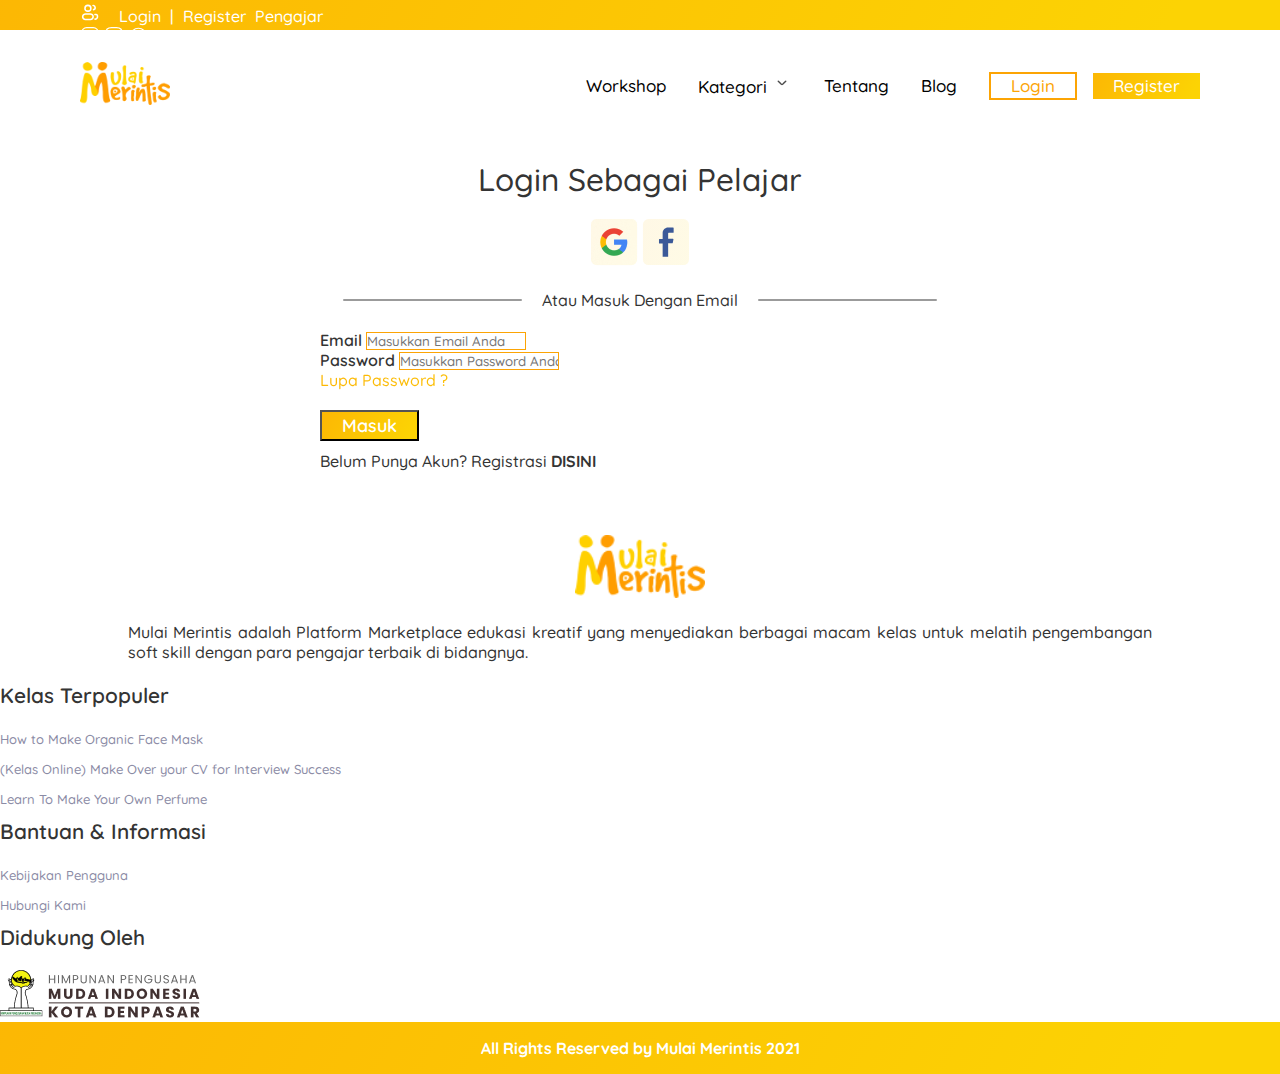
<file: login.html>
<!DOCTYPE html>
<html lang="en">

<head>
    <meta charset="UTF-8">
    <meta http-equiv="X-UA-Compatible" content="IE=edge">
    <meta name="viewport" content="width=device-width, initial-scale=1.0">
    <title>Mulai Merintis</title>
    <!-- css -->
    <link rel="stylesheet" href="./assets/css/style.css">
    <!-- bootstraps -->
    <link href="https://cdn.jsdelivr.net/npm/bootstrap@5.0.2/dist/css/bootstrap.min.css" rel="stylesheet"
        integrity="sha384-EVSTQN3/azprG1Anm3QDgpJLIm9Nao0Yz1ztcQTwFspd3yD65VohhpuuCOmLASjC" crossorigin="anonymous">

</head>

<body>
    <!-- START : NAVBAR -->
    <div class="container">
        <div class="top-header d-flex justify-content-between">
            <div class="auth d-flex justify-content-center align-content-center align-items-center">
                <svg width="20" height="20" viewBox="0 0 15 15" fill="none" xmlns="http://www.w3.org/2000/svg">
                    <path
                        d="M11.25 9.37499C11.25 9.37499 13.125 9.0625 13.125 10.5094C13.4375 13.125 11.25 12.8125 11.25 12.8125"
                        stroke="white" stroke-width="1.2" stroke-linecap="round" stroke-linejoin="round" />
                    <path
                        d="M9.81969 2.59031C9.81969 2.59031 11.1605 2.49583 11.3419 4.01493C11.5234 5.53403 10.1903 5.69325 10.1903 5.69325"
                        stroke="white" stroke-width="1.2" stroke-linecap="round" stroke-linejoin="round" />
                    <path
                        d="M2.03089 10.9426C2.11539 9.75952 3.18963 8.89877 4.37262 8.98393C4.84447 9.0179 5.34456 9.04167 5.82015 9.04167C6.36087 9.04167 6.958 9.01094 7.51795 8.96943C8.69739 8.88201 9.75864 9.74589 9.8429 10.9256V10.9256C9.92779 12.1141 8.98649 13.125 7.79496 13.125H5.82015H4.063C2.88068 13.125 1.94665 12.1219 2.03089 10.9426V10.9426Z"
                        stroke="white" stroke-width="1.2" />
                    <path
                        d="M3.75 4.6875C3.75 3.47938 4.72938 2.5 5.9375 2.5V2.5C7.14562 2.5 8.125 3.47938 8.125 4.6875V5C8.125 6.03553 7.28553 6.875 6.25 6.875V6.875H5.625V6.875C4.58947 6.875 3.75 6.03553 3.75 5V4.6875Z"
                        stroke="white" stroke-width="1.2" />
                </svg>
                <span class="d-flex justify-content-center align-content-center align-items-center">
                    <a href="">Login</a> |
                    <a href="">Register</a> Pengajar</span>
            </div>
            <div class=""></div>
            <div class="sosmed">
                <!-- sosmed ig -->
                <a href="">
                    <svg width="20" height="20" viewBox="0 0 14 14" fill="none" xmlns="http://www.w3.org/2000/svg">
                        <rect x="1.16669" y="1.16666" width="11.6667" height="11.6667" rx="3.5" stroke="white"
                            stroke-width="0.816667" />
                        <circle cx="7.00002" cy="6.99999" r="2.33333" stroke="white" stroke-width="0.816667" />
                        <path
                            d="M10.3542 3.5C10.3542 3.74162 10.1583 3.9375 9.91669 3.9375C9.67506 3.9375 9.47919 3.74162 9.47919 3.5C9.47919 3.25838 9.67506 3.0625 9.91669 3.0625C10.1583 3.0625 10.3542 3.25838 10.3542 3.5Z"
                            fill="#fff" />
                    </svg>
                </a>
                <!-- sosmed fb -->
                <a href="">
                    <svg width="20" height="20" viewBox="0 0 14 14" fill="none" xmlns="http://www.w3.org/2000/svg">
                        <path
                            d="M8.16667 5.425V7.11667H9.68333C9.8 7.11667 9.85833 7.23333 9.85833 7.35L9.625 8.45833C9.625 8.51667 9.50833 8.575 9.45 8.575H8.16667V12.8333H6.41667V8.63333H5.425C5.30833 8.63333 5.25 8.575 5.25 8.45833V7.35C5.25 7.23333 5.30833 7.175 5.425 7.175H6.41667V5.25C6.41667 4.25833 7.175 3.5 8.16667 3.5H9.74167C9.85833 3.5 9.91667 3.55833 9.91667 3.675V5.075C9.91667 5.19167 9.85833 5.25 9.74167 5.25H8.34167C8.225 5.25 8.16667 5.30833 8.16667 5.425Z"
                            stroke="white" stroke-width="0.82" stroke-miterlimit="10" stroke-linecap="round" />
                        <path
                            d="M8.75002 12.8333H5.25002C2.33335 12.8333 1.16669 11.6667 1.16669 8.74999V5.24999C1.16669 2.33332 2.33335 1.16666 5.25002 1.16666H8.75002C11.6667 1.16666 12.8334 2.33332 12.8334 5.24999V8.74999C12.8334 11.6667 11.6667 12.8333 8.75002 12.8333Z"
                            stroke="white" stroke-width="0.82" stroke-linecap="round" stroke-linejoin="round" />
                    </svg>

                </a>
                <!-- sosmed wa -->
                <a href="">
                    <svg width="20" height="20" viewBox="0 0 15 14" fill="none" xmlns="http://www.w3.org/2000/svg">
                        <path
                            d="M4.8432 12.0167C5.7182 12.5417 6.7682 12.8333 7.8182 12.8333C11.0265 12.8333 13.6515 10.2083 13.6515 6.99999C13.6515 3.79166 11.0265 1.16666 7.8182 1.16666C4.60986 1.16666 1.98486 3.79166 1.98486 6.99999C1.98486 8.04999 2.27653 9.04166 2.7432 9.91666L2.24512 11.8323C2.13006 12.2749 2.53968 12.6748 2.97936 12.5492L4.8432 12.0167Z"
                            stroke="white" stroke-width="0.82" stroke-miterlimit="10" stroke-linecap="round"
                            stroke-linejoin="round" />
                        <path
                            d="M10.4432 8.66163C10.4432 8.75613 10.4221 8.85325 10.3775 8.94775C10.3328 9.04225 10.2749 9.1315 10.1987 9.2155C10.0699 9.35725 9.9279 9.45963 9.76754 9.52525C9.6098 9.59088 9.43892 9.625 9.25489 9.625C8.98674 9.625 8.70019 9.562 8.39786 9.43338C8.09553 9.30475 7.7932 9.1315 7.4935 8.91363C7.19117 8.69313 6.90462 8.449 6.63121 8.17863C6.36043 7.90563 6.11594 7.6195 5.89773 7.32025C5.68216 7.021 5.50865 6.72175 5.38246 6.42513C5.25627 6.12588 5.19318 5.83975 5.19318 5.56675C5.19318 5.38825 5.22472 5.21763 5.28782 5.06013C5.35091 4.9 5.45081 4.753 5.59015 4.62175C5.7584 4.45638 5.94243 4.375 6.13697 4.375C6.21058 4.375 6.28419 4.39075 6.34991 4.42225C6.41826 4.45375 6.47873 4.501 6.52605 4.56925L7.13597 5.42763C7.18329 5.49325 7.21746 5.55363 7.24112 5.61138C7.26478 5.6665 7.27793 5.72163 7.27793 5.7715C7.27793 5.8345 7.25953 5.8975 7.22272 5.95788C7.18854 6.01825 7.13859 6.08125 7.0755 6.14425L6.8757 6.35163C6.84678 6.3805 6.83364 6.41463 6.83364 6.45663C6.83364 6.47763 6.83627 6.496 6.84152 6.517C6.84941 6.538 6.8573 6.55375 6.86256 6.5695C6.90988 6.65613 6.99137 6.769 7.10705 6.9055C7.22535 7.042 7.35154 7.18113 7.48824 7.32025C7.63021 7.45938 7.76691 7.588 7.90625 7.70613C8.04295 7.82163 8.156 7.90038 8.24538 7.94763C8.25852 7.95288 8.2743 7.96075 8.2927 7.96863C8.31373 7.9765 8.33476 7.97913 8.35842 7.97913C8.40312 7.97913 8.43729 7.96338 8.46621 7.9345L8.66601 7.73763C8.73173 7.672 8.79483 7.62213 8.85529 7.59063C8.91576 7.55388 8.97623 7.5355 9.04195 7.5355C9.0919 7.5355 9.14448 7.546 9.20232 7.56963C9.26015 7.59325 9.32062 7.62738 9.38634 7.672L10.2565 8.28888C10.3249 8.33613 10.3722 8.39125 10.4011 8.45688C10.4274 8.5225 10.4432 8.58813 10.4432 8.66163Z"
                            stroke="white" stroke-width="0.82" stroke-miterlimit="10" />
                    </svg>

                </a>


            </div>
        </div>
        <nav class="menu ">
            <div class="menu-toggle">
                <input type="checkbox" />
                <span id="span1"></span>
                <span id="span2"></span>
                <span id="span3"></span>
            </div>
            <div class="items">
                <div class="logo-img">
                    <img src="./assets/img/logo.png" alt="" />
                </div>
                <div class=""></div>
                <ul id="nav">
                    <div class="logo-img mobile-show">
                        <img src="./assets/img/logo.png" alt="" />
                    </div>
                    <li data-aos="fade-down" data-aos-delay="500">
                        <a href="workshop.html" class="">Workshop </a>
                    </li>
                    <li class="dropdown">
                        <a href="#">
                            Kategori
                            <svg width="20" height="20" viewBox="0 0 20 20" fill="none"
                                xmlns="http://www.w3.org/2000/svg">
                                <path
                                    d="M6.25 8.33334C6.25 8.33334 9.58333 11.6667 10 11.6667C10.4167 11.6667 13.75 8.33334 13.75 8.33334"
                                    stroke="#4B4B4B" stroke-width="1.4" stroke-linecap="round"
                                    stroke-linejoin="round" />
                            </svg>

                        </a>
                        <ul class="dropdown-menu">
                            <li><a href="#">Design</a></li>
                            <li><a href="#">Development</a></li>
                            <li><a href="#">Accessibility</a></li>
                            <li><a href="#">Content Strategy</a></li>
                            <li><a href="#">Training</a></li>
                        </ul>
                    </li>
                    <li data-aos="fade-down" data-aos-delay="600">
                        <a class="" href="tentang.html">Tentang</a>
                    </li>
                    <li data-aos="fade-down" data-aos-delay="600">
                        <a class="" href="blog.html">Blog</a>
                    </li>
                    <li class=" btn btn-primary-merintis">
                        <a href="" class="login.html">Login</a>
                    </li>
                    <li class=" btn btn-primary-solid-merintis">
                        <a href="" class="register.html">Register</a>
                    </li>
                </ul>
            </div>
        </nav>
        <!-- END : NAVBAR -->
    </div>
    <!-- END : NAVBAR -->

    <section class="container">
        <div class="login">
            <h1>Login sebagai Pelajar</h1>
            <div class="login-with-sosmed">
                <span>
                    <img src="./assets/img/sosmed (1).jpg" alt="">
                </span> <!-- google -->

                <span>
                    <svg width="47" height="47" viewBox="0 0 47 47" fill="none" xmlns="http://www.w3.org/2000/svg">
                        <rect x="0.932617" width="46.0671" height="46.0671" rx="5.58389" fill="url(#paint0_linear)"
                            fill-opacity="0.1" />
                        <path
                            d="M26.1474 14.4221V19.7356H30.9112C31.2776 19.7356 31.4608 20.102 31.4608 20.4685L30.7279 23.9497C30.7279 24.1329 30.3615 24.3161 30.1783 24.3161H26.1474V37.6913H20.6508V24.4993H17.536C17.1695 24.4993 16.9863 24.3161 16.9863 23.9497V20.4685C16.9863 20.102 17.1695 19.9188 17.536 19.9188H20.6508V13.8725C20.6508 10.7577 23.0326 8.37584 26.1474 8.37584H31.0944C31.4608 8.37584 31.644 8.55906 31.644 8.9255V13.3228C31.644 13.6893 31.4608 13.8725 31.0944 13.8725H26.6971C26.3306 13.8725 26.1474 14.0557 26.1474 14.4221Z"
                            fill="#3B5998" />
                        <defs>
                            <linearGradient id="paint0_linear" x1="23.6303" y1="-130.228" x2="113.476" y2="-82.9171"
                                gradientUnits="userSpaceOnUse">
                                <stop stop-color="#FCA404" />
                                <stop offset="0.958333" stop-color="#FCD304" />
                            </linearGradient>
                        </defs>
                    </svg>

                </span> <!-- facebook -->
            </div>
            <div class="or">
                <span class="hr"></span>
                <p>Atau Masuk Dengan Email</p>
                <span class="hr"></span>
            </div>

            <div class="form-menu">
                <form action="">
                    <div class="row">
                        <div class="col-lg-12">
                            <div class="mb-3">
                                <label for="">Email</label>
                                <input type="text" class="form-control" placeholder="Masukkan Email Anda">
                            </div>
                        </div>
                        <div class="col-lg-12">
                            <div class="mb-3">
                                <label for="">Password</label>
                                <input type="password" class="form-control" placeholder="Masukkan Password Anda">
                            </div>
                        </div>
                        <div class="col-lg-12">
                            <p class="gradient-text">Lupa Password ? </p>
                        </div>
                        <div class="col-lg-12 masuk">
                            <button class="btn btn-primary-solid-merintis w-100">Masuk</button>
                        </div>
                    </div>
                    <div class="col-lg-12 text-center register-disini">
                        <a href="">Belum Punya Akun? Registrasi <span>DISINI</span></a>
                    </div>
                </form>
            </div>
        </div>

    </section>





    <!-- start footer -->
    <footer class="container">
        <div class="row d-flex justify-content-center align-content-center align-items-center">
            <div class="col-lg-4 col-md-12 col-sm-12" data-aos="fade-down" data-aos-delay="250">
                <div class="logo-footer">
                    <img src="./assets/img/logo.png" alt="" class="footer-logo" />
                    <p>
                        Mulai Merintis adalah Platform Marketplace edukasi kreatif yang menyediakan berbagai macam kelas
                        untuk melatih pengembangan soft skill dengan para pengajar terbaik di bidangnya.
                    </p>
                </div>
            </div>
            <div class="col-lg-8 col-md-12 col-sm-12 menu-footer">
                <div class="row">
                    <div class="col-lg-4 col-md-6" data-aos="fade-down" data-aos-delay="350">
                        <div class="menu-footer">
                            <h1>Kelas Terpopuler</h1>
                            <ul>
                                <li><a href="">How to Make Organic Face Mask</a></li>
                                <li><a href="">(Kelas Online) Make Over your CV for Interview Success</a></li>
                                <li><a href="">Learn To Make Your Own Perfume</a></li>
                            </ul>
                        </div>
                    </div>
                    <div class="col-lg-4 col-md-6" data-aos="fade-down" data-aos-delay="450">
                        <div class="menu-footer">
                            <h1>Bantuan & Informasi</h1>
                            <ul>
                                <li><a href="">Kebijakan Pengguna</a></li>
                                <li><a href="">Hubungi Kami</a></li>
                            </ul>
                        </div>
                    </div>
                    <div class="col-lg-4 col-md-6" data-aos="fade-down" data-aos-delay="550">
                        <div class="menu-footer">
                            <h1>Didukung Oleh</h1>
                            <img src="./assets/img/hip.png" alt="">
                        </div>
                    </div>
                </div>
            </div>
            <div class="col-lg-12 footer-show">
                <div class="accordion accordion-flush" id="accordionFlushExample">
                    <div class="accordion-item">
                        <h2 class="accordion-header" id="flush-headingOne">
                            <button class="accordion-button collapsed" type="button" data-bs-toggle="collapse"
                                data-bs-target="#flush-collapseOne" aria-expanded="false"
                                aria-controls="flush-collapseOne">
                                Kelas Terpopuler
                            </button>
                        </h2>
                        <div id="flush-collapseOne" class="accordion-collapse collapse"
                            aria-labelledby="flush-headingOne" data-bs-parent="#accordionFlushExample">
                            <div class="accordion-body">
                                <ul>
                                    <li><a href="">How to Make Organic Face Mask</a></li>
                                    <li><a href="">(Kelas Online) Make Over your CV for Interview Success</a></li>
                                    <li><a href="">Learn To Make Your Own Perfume</a></li>
                                </ul>
                            </div>
                        </div>
                    </div>
                    <div class="accordion-item">
                        <h2 class="accordion-header" id="flush-headingTwo">
                            <button class="accordion-button collapsed" type="button" data-bs-toggle="collapse"
                                data-bs-target="#flush-collapseTwo" aria-expanded="false"
                                aria-controls="flush-collapseTwo">
                                Bantuan & Informasi
                            </button>
                        </h2>
                        <div id="flush-collapseTwo" class="accordion-collapse collapse"
                            aria-labelledby="flush-headingTwo" data-bs-parent="#accordionFlushExample">
                            <div class="accordion-body">
                                <ul>
                                    <li><a href="">Kebijakan Pengguna</a></li>
                                    <li><a href="">Hubungi Kami</a></li>
                                </ul>
                            </div>
                        </div>
                    </div>
                    <div class="accordion-item">
                        <h2 class="accordion-header" id="flush-headingThree">
                            <button class="accordion-button collapsed" type="button" data-bs-toggle="collapse"
                                data-bs-target="#flush-collapseThree" aria-expanded="false"
                                aria-controls="flush-collapseThree">
                                Didukung Oleh
                            </button>
                        </h2>
                        <div id="flush-collapseThree" class="accordion-collapse collapse"
                            aria-labelledby="flush-headingThree" data-bs-parent="#accordionFlushExample">
                            <div class="accordion-body">
                                <img src="./assets/img/hip.png" alt="">
                            </div>
                        </div>
                    </div>
                </div>
            </div>
        </div>
    </footer>
    <div class="footer">
        <p>All Rights Reserved by Mulai Merintis 2021</p>
    </div>
    <!-- end footer -->




    <!-- jquery -->
    <script src="https://code.jquery.com/jquery-3.6.0.min.js"
        integrity="sha256-/xUj+3OJU5yExlq6GSYGSHk7tPXikynS7ogEvDej/m4=" crossorigin="anonymous"></script>
    <!-- bootstraps js -->
    <script src="https://cdn.jsdelivr.net/npm/bootstrap@5.0.2/dist/js/bootstrap.bundle.min.js"
        integrity="sha384-MrcW6ZMFYlzcLA8Nl+NtUVF0sA7MsXsP1UyJoMp4YLEuNSfAP+JcXn/tWtIaxVXM"
        crossorigin="anonymous"></script>
    <!-- main js -->
    <script src="./assets/js/main.js"></script>
</body>

</html>
</file>
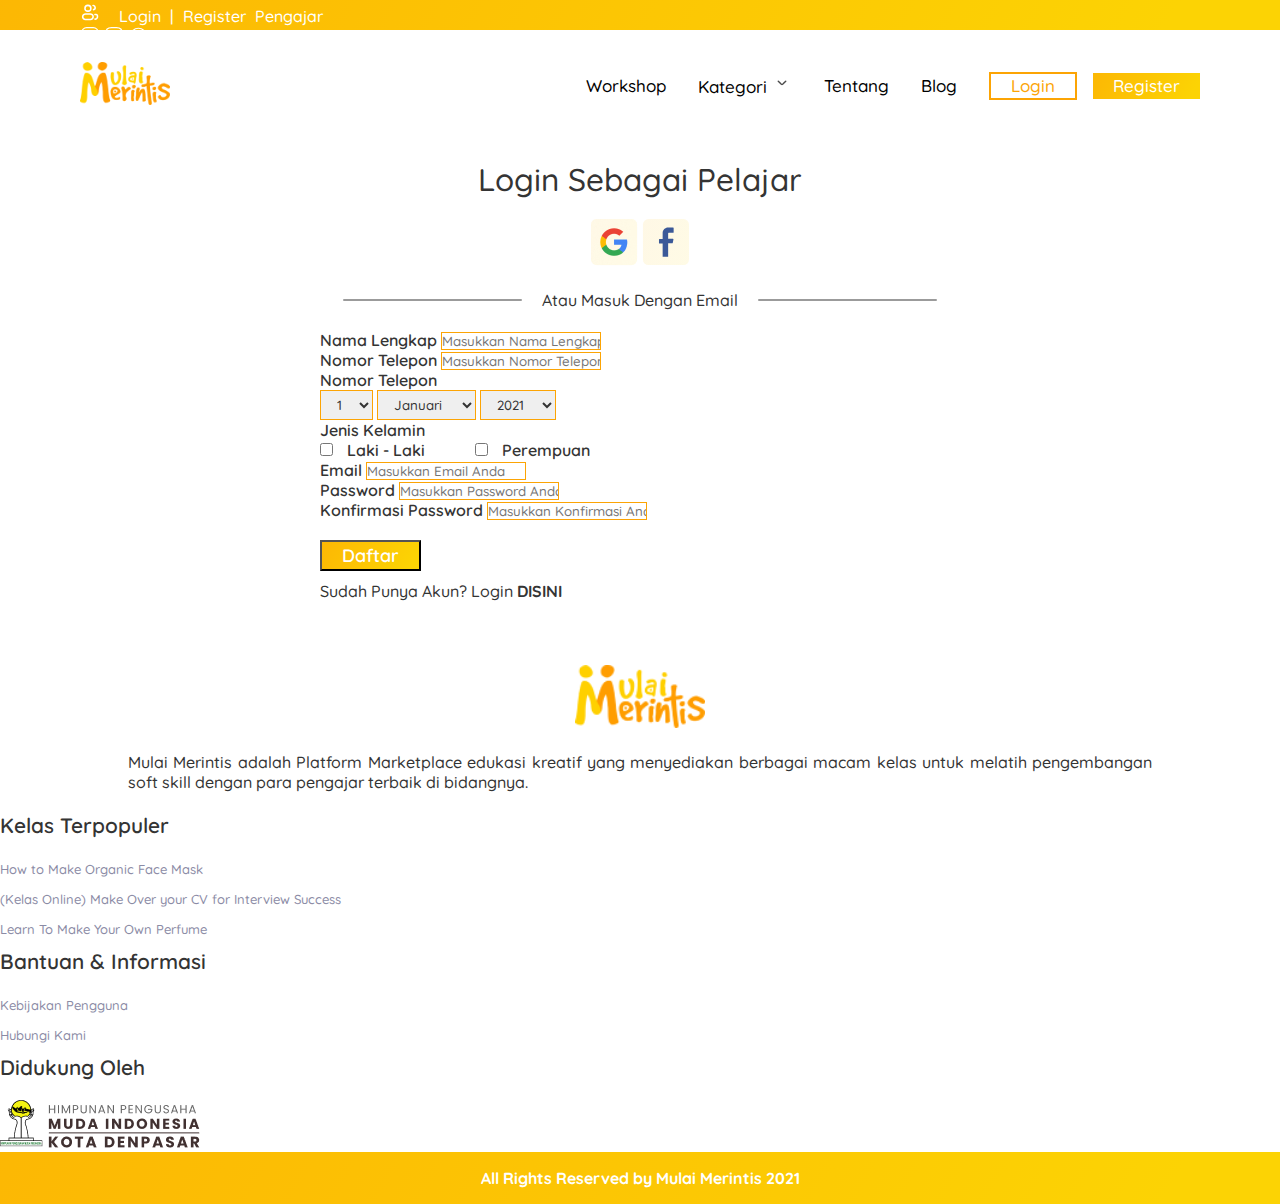
<file: register.html>
<!DOCTYPE html>
<html lang="en">

<head>
    <meta charset="UTF-8">
    <meta http-equiv="X-UA-Compatible" content="IE=edge">
    <meta name="viewport" content="width=device-width, initial-scale=1.0">
    <title>Mulai Merintis</title>
    <!-- css -->
    <link rel="stylesheet" href="./assets/css/style.css">
    <!-- bootstraps -->
    <link href="https://cdn.jsdelivr.net/npm/bootstrap@5.0.2/dist/css/bootstrap.min.css" rel="stylesheet"
        integrity="sha384-EVSTQN3/azprG1Anm3QDgpJLIm9Nao0Yz1ztcQTwFspd3yD65VohhpuuCOmLASjC" crossorigin="anonymous">

</head>

<body>
    <!-- START : NAVBAR -->
    <div class="container">
        <div class="top-header d-flex justify-content-between">
            <div class="auth d-flex justify-content-center align-content-center align-items-center">
                <svg width="20" height="20" viewBox="0 0 15 15" fill="none" xmlns="http://www.w3.org/2000/svg">
                    <path
                        d="M11.25 9.37499C11.25 9.37499 13.125 9.0625 13.125 10.5094C13.4375 13.125 11.25 12.8125 11.25 12.8125"
                        stroke="white" stroke-width="1.2" stroke-linecap="round" stroke-linejoin="round" />
                    <path
                        d="M9.81969 2.59031C9.81969 2.59031 11.1605 2.49583 11.3419 4.01493C11.5234 5.53403 10.1903 5.69325 10.1903 5.69325"
                        stroke="white" stroke-width="1.2" stroke-linecap="round" stroke-linejoin="round" />
                    <path
                        d="M2.03089 10.9426C2.11539 9.75952 3.18963 8.89877 4.37262 8.98393C4.84447 9.0179 5.34456 9.04167 5.82015 9.04167C6.36087 9.04167 6.958 9.01094 7.51795 8.96943C8.69739 8.88201 9.75864 9.74589 9.8429 10.9256V10.9256C9.92779 12.1141 8.98649 13.125 7.79496 13.125H5.82015H4.063C2.88068 13.125 1.94665 12.1219 2.03089 10.9426V10.9426Z"
                        stroke="white" stroke-width="1.2" />
                    <path
                        d="M3.75 4.6875C3.75 3.47938 4.72938 2.5 5.9375 2.5V2.5C7.14562 2.5 8.125 3.47938 8.125 4.6875V5C8.125 6.03553 7.28553 6.875 6.25 6.875V6.875H5.625V6.875C4.58947 6.875 3.75 6.03553 3.75 5V4.6875Z"
                        stroke="white" stroke-width="1.2" />
                </svg>
                <span class="d-flex justify-content-center align-content-center align-items-center">
                    <a href="">Login</a> |
                    <a href="">Register</a> Pengajar</span>
            </div>
            <div class=""></div>
            <div class="sosmed">
                <!-- sosmed ig -->
                <a href="">
                    <svg width="20" height="20" viewBox="0 0 14 14" fill="none" xmlns="http://www.w3.org/2000/svg">
                        <rect x="1.16669" y="1.16666" width="11.6667" height="11.6667" rx="3.5" stroke="white"
                            stroke-width="0.816667" />
                        <circle cx="7.00002" cy="6.99999" r="2.33333" stroke="white" stroke-width="0.816667" />
                        <path
                            d="M10.3542 3.5C10.3542 3.74162 10.1583 3.9375 9.91669 3.9375C9.67506 3.9375 9.47919 3.74162 9.47919 3.5C9.47919 3.25838 9.67506 3.0625 9.91669 3.0625C10.1583 3.0625 10.3542 3.25838 10.3542 3.5Z"
                            fill="#fff" />
                    </svg>
                </a>
                <!-- sosmed fb -->
                <a href="">
                    <svg width="20" height="20" viewBox="0 0 14 14" fill="none" xmlns="http://www.w3.org/2000/svg">
                        <path
                            d="M8.16667 5.425V7.11667H9.68333C9.8 7.11667 9.85833 7.23333 9.85833 7.35L9.625 8.45833C9.625 8.51667 9.50833 8.575 9.45 8.575H8.16667V12.8333H6.41667V8.63333H5.425C5.30833 8.63333 5.25 8.575 5.25 8.45833V7.35C5.25 7.23333 5.30833 7.175 5.425 7.175H6.41667V5.25C6.41667 4.25833 7.175 3.5 8.16667 3.5H9.74167C9.85833 3.5 9.91667 3.55833 9.91667 3.675V5.075C9.91667 5.19167 9.85833 5.25 9.74167 5.25H8.34167C8.225 5.25 8.16667 5.30833 8.16667 5.425Z"
                            stroke="white" stroke-width="0.82" stroke-miterlimit="10" stroke-linecap="round" />
                        <path
                            d="M8.75002 12.8333H5.25002C2.33335 12.8333 1.16669 11.6667 1.16669 8.74999V5.24999C1.16669 2.33332 2.33335 1.16666 5.25002 1.16666H8.75002C11.6667 1.16666 12.8334 2.33332 12.8334 5.24999V8.74999C12.8334 11.6667 11.6667 12.8333 8.75002 12.8333Z"
                            stroke="white" stroke-width="0.82" stroke-linecap="round" stroke-linejoin="round" />
                    </svg>

                </a>
                <!-- sosmed wa -->
                <a href="">
                    <svg width="20" height="20" viewBox="0 0 15 14" fill="none" xmlns="http://www.w3.org/2000/svg">
                        <path
                            d="M4.8432 12.0167C5.7182 12.5417 6.7682 12.8333 7.8182 12.8333C11.0265 12.8333 13.6515 10.2083 13.6515 6.99999C13.6515 3.79166 11.0265 1.16666 7.8182 1.16666C4.60986 1.16666 1.98486 3.79166 1.98486 6.99999C1.98486 8.04999 2.27653 9.04166 2.7432 9.91666L2.24512 11.8323C2.13006 12.2749 2.53968 12.6748 2.97936 12.5492L4.8432 12.0167Z"
                            stroke="white" stroke-width="0.82" stroke-miterlimit="10" stroke-linecap="round"
                            stroke-linejoin="round" />
                        <path
                            d="M10.4432 8.66163C10.4432 8.75613 10.4221 8.85325 10.3775 8.94775C10.3328 9.04225 10.2749 9.1315 10.1987 9.2155C10.0699 9.35725 9.9279 9.45963 9.76754 9.52525C9.6098 9.59088 9.43892 9.625 9.25489 9.625C8.98674 9.625 8.70019 9.562 8.39786 9.43338C8.09553 9.30475 7.7932 9.1315 7.4935 8.91363C7.19117 8.69313 6.90462 8.449 6.63121 8.17863C6.36043 7.90563 6.11594 7.6195 5.89773 7.32025C5.68216 7.021 5.50865 6.72175 5.38246 6.42513C5.25627 6.12588 5.19318 5.83975 5.19318 5.56675C5.19318 5.38825 5.22472 5.21763 5.28782 5.06013C5.35091 4.9 5.45081 4.753 5.59015 4.62175C5.7584 4.45638 5.94243 4.375 6.13697 4.375C6.21058 4.375 6.28419 4.39075 6.34991 4.42225C6.41826 4.45375 6.47873 4.501 6.52605 4.56925L7.13597 5.42763C7.18329 5.49325 7.21746 5.55363 7.24112 5.61138C7.26478 5.6665 7.27793 5.72163 7.27793 5.7715C7.27793 5.8345 7.25953 5.8975 7.22272 5.95788C7.18854 6.01825 7.13859 6.08125 7.0755 6.14425L6.8757 6.35163C6.84678 6.3805 6.83364 6.41463 6.83364 6.45663C6.83364 6.47763 6.83627 6.496 6.84152 6.517C6.84941 6.538 6.8573 6.55375 6.86256 6.5695C6.90988 6.65613 6.99137 6.769 7.10705 6.9055C7.22535 7.042 7.35154 7.18113 7.48824 7.32025C7.63021 7.45938 7.76691 7.588 7.90625 7.70613C8.04295 7.82163 8.156 7.90038 8.24538 7.94763C8.25852 7.95288 8.2743 7.96075 8.2927 7.96863C8.31373 7.9765 8.33476 7.97913 8.35842 7.97913C8.40312 7.97913 8.43729 7.96338 8.46621 7.9345L8.66601 7.73763C8.73173 7.672 8.79483 7.62213 8.85529 7.59063C8.91576 7.55388 8.97623 7.5355 9.04195 7.5355C9.0919 7.5355 9.14448 7.546 9.20232 7.56963C9.26015 7.59325 9.32062 7.62738 9.38634 7.672L10.2565 8.28888C10.3249 8.33613 10.3722 8.39125 10.4011 8.45688C10.4274 8.5225 10.4432 8.58813 10.4432 8.66163Z"
                            stroke="white" stroke-width="0.82" stroke-miterlimit="10" />
                    </svg>

                </a>


            </div>
        </div>
        <nav class="menu ">
            <div class="menu-toggle">
                <input type="checkbox" />
                <span id="span1"></span>
                <span id="span2"></span>
                <span id="span3"></span>
            </div>
            <div class="items">
                <div class="logo-img">
                    <img src="./assets/img/logo.png" alt="" />
                </div>
                <div class=""></div>
                <ul id="nav">
                    <div class="logo-img mobile-show">
                        <img src="./assets/img/logo.png" alt="" />
                    </div>
                    <li data-aos="fade-down" data-aos-delay="500">
                        <a href="workshop.html" class="">Workshop </a>
                    </li>
                    <li class="dropdown">
                        <a href="#">
                            Kategori
                            <svg width="20" height="20" viewBox="0 0 20 20" fill="none"
                                xmlns="http://www.w3.org/2000/svg">
                                <path
                                    d="M6.25 8.33334C6.25 8.33334 9.58333 11.6667 10 11.6667C10.4167 11.6667 13.75 8.33334 13.75 8.33334"
                                    stroke="#4B4B4B" stroke-width="1.4" stroke-linecap="round"
                                    stroke-linejoin="round" />
                            </svg>

                        </a>
                        <ul class="dropdown-menu">
                            <li><a href="#">Design</a></li>
                            <li><a href="#">Development</a></li>
                            <li><a href="#">Accessibility</a></li>
                            <li><a href="#">Content Strategy</a></li>
                            <li><a href="#">Training</a></li>
                        </ul>
                    </li>
                    <li data-aos="fade-down" data-aos-delay="600">
                        <a class="" href="tentang.html">Tentang</a>
                    </li>
                    <li data-aos="fade-down" data-aos-delay="600">
                        <a class="" href="blog.html">Blog</a>
                    </li>
                    <li class=" btn btn-primary-merintis">
                        <a href="login.html">Login</a>
                    </li>
                    <li class=" btn btn-primary-solid-merintis">
                        <a href="register.html">Register</a>
                    </li>
                </ul>
            </div>
        </nav>
        <!-- END : NAVBAR -->
    </div>
    <!-- END : NAVBAR -->

    <section class="container">
        <div class="login">
            <h1>Login sebagai Pelajar</h1>
            <div class="login-with-sosmed">
                <span>
                    <img src="./assets/img/sosmed (1).jpg" alt="">
                </span> <!-- google -->

                <span>
                    <svg width="47" height="47" viewBox="0 0 47 47" fill="none" xmlns="http://www.w3.org/2000/svg">
                        <rect x="0.932617" width="46.0671" height="46.0671" rx="5.58389" fill="url(#paint0_linear)"
                            fill-opacity="0.1" />
                        <path
                            d="M26.1474 14.4221V19.7356H30.9112C31.2776 19.7356 31.4608 20.102 31.4608 20.4685L30.7279 23.9497C30.7279 24.1329 30.3615 24.3161 30.1783 24.3161H26.1474V37.6913H20.6508V24.4993H17.536C17.1695 24.4993 16.9863 24.3161 16.9863 23.9497V20.4685C16.9863 20.102 17.1695 19.9188 17.536 19.9188H20.6508V13.8725C20.6508 10.7577 23.0326 8.37584 26.1474 8.37584H31.0944C31.4608 8.37584 31.644 8.55906 31.644 8.9255V13.3228C31.644 13.6893 31.4608 13.8725 31.0944 13.8725H26.6971C26.3306 13.8725 26.1474 14.0557 26.1474 14.4221Z"
                            fill="#3B5998" />
                        <defs>
                            <linearGradient id="paint0_linear" x1="23.6303" y1="-130.228" x2="113.476" y2="-82.9171"
                                gradientUnits="userSpaceOnUse">
                                <stop stop-color="#FCA404" />
                                <stop offset="0.958333" stop-color="#FCD304" />
                            </linearGradient>
                        </defs>
                    </svg>

                </span> <!-- facebook -->
            </div>
            <div class="or">
                <span class="hr"></span>
                <p>Atau Masuk Dengan Email</p>
                <span class="hr"></span>
            </div>

            <div class="form-menu">
                <form action="">
                    <div class="row">
                        <div class="col-lg-12">
                            <div class="mb-3">
                                <label for="">Nama Lengkap</label>
                                <input type="text" class="form-control" placeholder="Masukkan Nama Lengkap Anda">
                            </div>
                        </div>
                        <div class="col-lg-12">
                            <div class="mb-3">
                                <label for="">Nomor Telepon</label>
                                <input type="text" class="form-control" placeholder="Masukkan Nomor Telepon Anda">
                            </div>
                        </div>
                        <div class="col-lg-12">
                            <div class="mb-3 register-select">
                                <label for="">Nomor Telepon</label>
                                <br>
                                <select name="" id="">
                                    <option value="">1</option>
                                    <option value="">2</option>
                                    <option value="">3</option>
                                </select>
                                <select name="" id="">
                                    <option value="">Januari</option>
                                    <option value="">Februari</option>
                                    <option value="">Maret</option>
                                </select>
                                <select name="" id="">
                                    <option value="">2021</option>
                                    <option value="">2001</option>
                                    <option value="">2003</option>
                                </select>
                            </div>
                        </div>
                    </div>
                    <div class="col-lg-12">
                        <label for="">Jenis Kelamin</label>
                        <div class="mb-3 form-check">
                            <div class="d-flex align-items-center align-content-center">
                                <input type="checkbox" class="form-check-input" id="laki-laki">
                                <label class="form-check-label" for="laki-laki">Laki - Laki</label>
                            </div>
                            <div class="d-flex align-items-center align-content-center perempuan">
                                <input type="checkbox" class="form-check-input" id="laki-laki">
                                <label class="form-check-label" for="laki-laki">Perempuan</label>
                            </div>
                        </div>
                    </div>
                    <div class="col-lg-12">
                        <div class="mb-3">
                            <label for="">Email</label>
                            <input type="email" class="form-control" placeholder="Masukkan Email Anda">
                        </div>
                    </div>
                    <div class="col-lg-12">
                        <div class="mb-3">
                            <label for="">Password</label>
                            <input type="password" class="form-control" placeholder="Masukkan Password Anda">
                        </div>
                    </div>
                    <div class="col-lg-12">
                        <div class="mb-3">
                            <label for="">Konfirmasi Password</label>
                            <input type="password" class="form-control" placeholder="Masukkan Konfirmasi Anda">
                        </div>
                    </div>

                    <div class="col-lg-12 masuk">
                        <button class="btn btn-primary-solid-merintis w-100">Daftar</button>
                    </div>
            </div>
            <div class="col-lg-12 text-center register-disini">
                <a href="login.html">Sudah Punya Akun? Login <span>DISINI</span></a>
            </div>
            </form>
        </div>
        </div>

    </section>


    <!-- start footer -->
    <footer class="container">
        <div class="row d-flex justify-content-center align-content-center align-items-center">
            <div class="col-lg-4 col-md-12 col-sm-12" data-aos="fade-down" data-aos-delay="250">
                <div class="logo-footer">
                    <img src="./assets/img/logo.png" alt="" class="footer-logo" />
                    <p>
                        Mulai Merintis adalah Platform Marketplace edukasi kreatif yang menyediakan berbagai macam kelas
                        untuk melatih pengembangan soft skill dengan para pengajar terbaik di bidangnya.
                    </p>
                </div>
            </div>
            <div class="col-lg-8 col-md-12 col-sm-12 menu-footer">
                <div class="row">
                    <div class="col-lg-4 col-md-6" data-aos="fade-down" data-aos-delay="350">
                        <div class="menu-footer">
                            <h1>Kelas Terpopuler</h1>
                            <ul>
                                <li><a href="">How to Make Organic Face Mask</a></li>
                                <li><a href="">(Kelas Online) Make Over your CV for Interview Success</a></li>
                                <li><a href="">Learn To Make Your Own Perfume</a></li>
                            </ul>
                        </div>
                    </div>
                    <div class="col-lg-4 col-md-6" data-aos="fade-down" data-aos-delay="450">
                        <div class="menu-footer">
                            <h1>Bantuan & Informasi</h1>
                            <ul>
                                <li><a href="">Kebijakan Pengguna</a></li>
                                <li><a href="">Hubungi Kami</a></li>
                            </ul>
                        </div>
                    </div>
                    <div class="col-lg-4 col-md-6" data-aos="fade-down" data-aos-delay="550">
                        <div class="menu-footer">
                            <h1>Didukung Oleh</h1>
                            <img src="./assets/img/hip.png" alt="">
                        </div>
                    </div>
                </div>
            </div>
            <div class="col-lg-12 footer-show">
                <div class="accordion accordion-flush" id="accordionFlushExample">
                    <div class="accordion-item">
                        <h2 class="accordion-header" id="flush-headingOne">
                            <button class="accordion-button collapsed" type="button" data-bs-toggle="collapse"
                                data-bs-target="#flush-collapseOne" aria-expanded="false"
                                aria-controls="flush-collapseOne">
                                Kelas Terpopuler
                            </button>
                        </h2>
                        <div id="flush-collapseOne" class="accordion-collapse collapse"
                            aria-labelledby="flush-headingOne" data-bs-parent="#accordionFlushExample">
                            <div class="accordion-body">
                                <ul>
                                    <li><a href="">How to Make Organic Face Mask</a></li>
                                    <li><a href="">(Kelas Online) Make Over your CV for Interview Success</a></li>
                                    <li><a href="">Learn To Make Your Own Perfume</a></li>
                                </ul>
                            </div>
                        </div>
                    </div>
                    <div class="accordion-item">
                        <h2 class="accordion-header" id="flush-headingTwo">
                            <button class="accordion-button collapsed" type="button" data-bs-toggle="collapse"
                                data-bs-target="#flush-collapseTwo" aria-expanded="false"
                                aria-controls="flush-collapseTwo">
                                Bantuan & Informasi
                            </button>
                        </h2>
                        <div id="flush-collapseTwo" class="accordion-collapse collapse"
                            aria-labelledby="flush-headingTwo" data-bs-parent="#accordionFlushExample">
                            <div class="accordion-body">
                                <ul>
                                    <li><a href="">Kebijakan Pengguna</a></li>
                                    <li><a href="">Hubungi Kami</a></li>
                                </ul>
                            </div>
                        </div>
                    </div>
                    <div class="accordion-item">
                        <h2 class="accordion-header" id="flush-headingThree">
                            <button class="accordion-button collapsed" type="button" data-bs-toggle="collapse"
                                data-bs-target="#flush-collapseThree" aria-expanded="false"
                                aria-controls="flush-collapseThree">
                                Didukung Oleh
                            </button>
                        </h2>
                        <div id="flush-collapseThree" class="accordion-collapse collapse"
                            aria-labelledby="flush-headingThree" data-bs-parent="#accordionFlushExample">
                            <div class="accordion-body">
                                <img src="./assets/img/hip.png" alt="">
                            </div>
                        </div>
                    </div>
                </div>
            </div>
        </div>
    </footer>
    <div class="footer">
        <p>All Rights Reserved by Mulai Merintis 2021</p>
    </div>
    <!-- end footer -->




    <!-- jquery -->
    <script src="https://code.jquery.com/jquery-3.6.0.min.js"
        integrity="sha256-/xUj+3OJU5yExlq6GSYGSHk7tPXikynS7ogEvDej/m4=" crossorigin="anonymous"></script>
    <!-- bootstraps js -->
    <script src="https://cdn.jsdelivr.net/npm/bootstrap@5.0.2/dist/js/bootstrap.bundle.min.js"
        integrity="sha384-MrcW6ZMFYlzcLA8Nl+NtUVF0sA7MsXsP1UyJoMp4YLEuNSfAP+JcXn/tWtIaxVXM"
        crossorigin="anonymous"></script>
    <!-- main js -->
    <script src="./assets/js/main.js"></script>
</body>

</html>
</file>
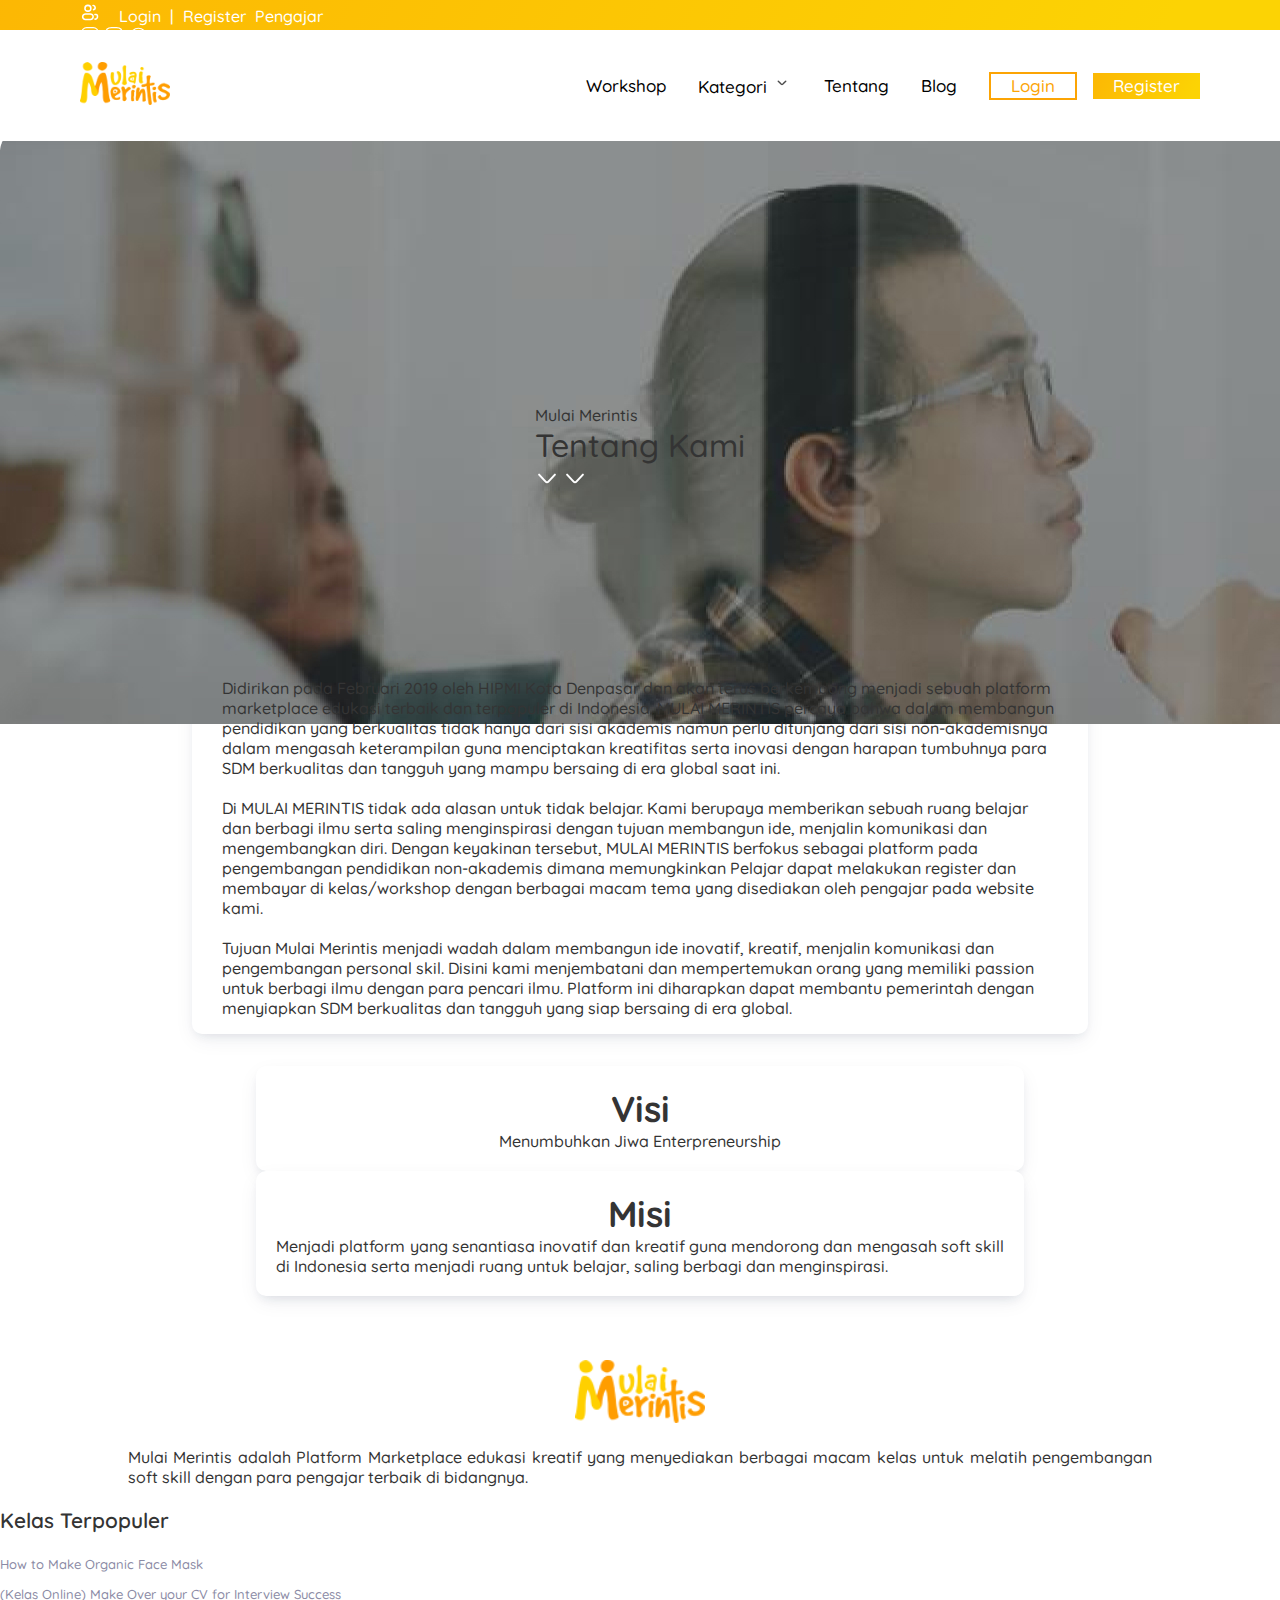
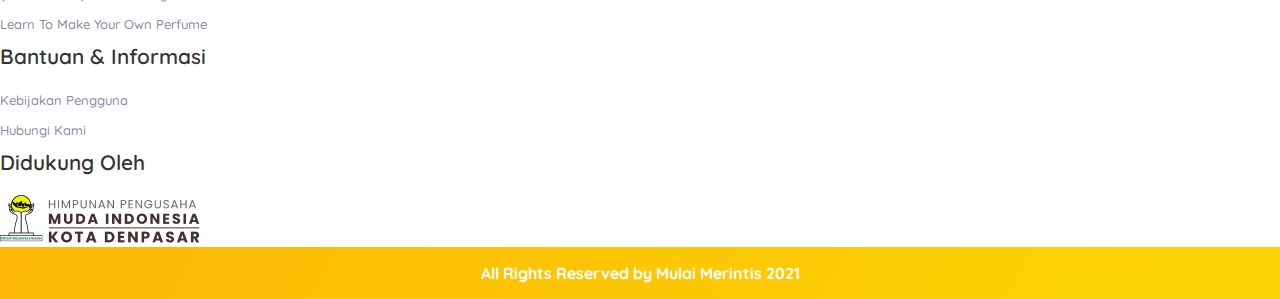
<file: tentang.html>
<!DOCTYPE html>
<html lang="en">

<head>
    <meta charset="UTF-8">
    <meta http-equiv="X-UA-Compatible" content="IE=edge">
    <meta name="viewport" content="width=device-width, initial-scale=1.0">
    <title>Mulai Merintis</title>
    <!-- css -->
    <link rel="stylesheet" href="./assets/css/style.css">
    <!-- bootstraps -->
    <link href="https://cdn.jsdelivr.net/npm/bootstrap@5.0.2/dist/css/bootstrap.min.css" rel="stylesheet"
        integrity="sha384-EVSTQN3/azprG1Anm3QDgpJLIm9Nao0Yz1ztcQTwFspd3yD65VohhpuuCOmLASjC" crossorigin="anonymous">

</head>

<body>
    <!-- START : NAVBAR -->
    <div class="container">
        <div class="top-header d-flex justify-content-between">
            <div class="auth d-flex justify-content-center align-content-center align-items-center">
                <svg width="20" height="20" viewBox="0 0 15 15" fill="none" xmlns="http://www.w3.org/2000/svg">
                    <path
                        d="M11.25 9.37499C11.25 9.37499 13.125 9.0625 13.125 10.5094C13.4375 13.125 11.25 12.8125 11.25 12.8125"
                        stroke="white" stroke-width="1.2" stroke-linecap="round" stroke-linejoin="round" />
                    <path
                        d="M9.81969 2.59031C9.81969 2.59031 11.1605 2.49583 11.3419 4.01493C11.5234 5.53403 10.1903 5.69325 10.1903 5.69325"
                        stroke="white" stroke-width="1.2" stroke-linecap="round" stroke-linejoin="round" />
                    <path
                        d="M2.03089 10.9426C2.11539 9.75952 3.18963 8.89877 4.37262 8.98393C4.84447 9.0179 5.34456 9.04167 5.82015 9.04167C6.36087 9.04167 6.958 9.01094 7.51795 8.96943C8.69739 8.88201 9.75864 9.74589 9.8429 10.9256V10.9256C9.92779 12.1141 8.98649 13.125 7.79496 13.125H5.82015H4.063C2.88068 13.125 1.94665 12.1219 2.03089 10.9426V10.9426Z"
                        stroke="white" stroke-width="1.2" />
                    <path
                        d="M3.75 4.6875C3.75 3.47938 4.72938 2.5 5.9375 2.5V2.5C7.14562 2.5 8.125 3.47938 8.125 4.6875V5C8.125 6.03553 7.28553 6.875 6.25 6.875V6.875H5.625V6.875C4.58947 6.875 3.75 6.03553 3.75 5V4.6875Z"
                        stroke="white" stroke-width="1.2" />
                </svg>
                <span class="d-flex justify-content-center align-content-center align-items-center">
                    <a href="">Login</a> |
                    <a href="">Register</a> Pengajar</span>
            </div>
            <div class=""></div>
            <div class="sosmed">
                <!-- sosmed ig -->
                <a href="">
                    <svg width="20" height="20" viewBox="0 0 14 14" fill="none" xmlns="http://www.w3.org/2000/svg">
                        <rect x="1.16669" y="1.16666" width="11.6667" height="11.6667" rx="3.5" stroke="white"
                            stroke-width="0.816667" />
                        <circle cx="7.00002" cy="6.99999" r="2.33333" stroke="white" stroke-width="0.816667" />
                        <path
                            d="M10.3542 3.5C10.3542 3.74162 10.1583 3.9375 9.91669 3.9375C9.67506 3.9375 9.47919 3.74162 9.47919 3.5C9.47919 3.25838 9.67506 3.0625 9.91669 3.0625C10.1583 3.0625 10.3542 3.25838 10.3542 3.5Z"
                            fill="#fff" />
                    </svg>
                </a>
                <!-- sosmed fb -->
                <a href="">
                    <svg width="20" height="20" viewBox="0 0 14 14" fill="none" xmlns="http://www.w3.org/2000/svg">
                        <path
                            d="M8.16667 5.425V7.11667H9.68333C9.8 7.11667 9.85833 7.23333 9.85833 7.35L9.625 8.45833C9.625 8.51667 9.50833 8.575 9.45 8.575H8.16667V12.8333H6.41667V8.63333H5.425C5.30833 8.63333 5.25 8.575 5.25 8.45833V7.35C5.25 7.23333 5.30833 7.175 5.425 7.175H6.41667V5.25C6.41667 4.25833 7.175 3.5 8.16667 3.5H9.74167C9.85833 3.5 9.91667 3.55833 9.91667 3.675V5.075C9.91667 5.19167 9.85833 5.25 9.74167 5.25H8.34167C8.225 5.25 8.16667 5.30833 8.16667 5.425Z"
                            stroke="white" stroke-width="0.82" stroke-miterlimit="10" stroke-linecap="round" />
                        <path
                            d="M8.75002 12.8333H5.25002C2.33335 12.8333 1.16669 11.6667 1.16669 8.74999V5.24999C1.16669 2.33332 2.33335 1.16666 5.25002 1.16666H8.75002C11.6667 1.16666 12.8334 2.33332 12.8334 5.24999V8.74999C12.8334 11.6667 11.6667 12.8333 8.75002 12.8333Z"
                            stroke="white" stroke-width="0.82" stroke-linecap="round" stroke-linejoin="round" />
                    </svg>

                </a>
                <!-- sosmed wa -->
                <a href="">
                    <svg width="20" height="20" viewBox="0 0 15 14" fill="none" xmlns="http://www.w3.org/2000/svg">
                        <path
                            d="M4.8432 12.0167C5.7182 12.5417 6.7682 12.8333 7.8182 12.8333C11.0265 12.8333 13.6515 10.2083 13.6515 6.99999C13.6515 3.79166 11.0265 1.16666 7.8182 1.16666C4.60986 1.16666 1.98486 3.79166 1.98486 6.99999C1.98486 8.04999 2.27653 9.04166 2.7432 9.91666L2.24512 11.8323C2.13006 12.2749 2.53968 12.6748 2.97936 12.5492L4.8432 12.0167Z"
                            stroke="white" stroke-width="0.82" stroke-miterlimit="10" stroke-linecap="round"
                            stroke-linejoin="round" />
                        <path
                            d="M10.4432 8.66163C10.4432 8.75613 10.4221 8.85325 10.3775 8.94775C10.3328 9.04225 10.2749 9.1315 10.1987 9.2155C10.0699 9.35725 9.9279 9.45963 9.76754 9.52525C9.6098 9.59088 9.43892 9.625 9.25489 9.625C8.98674 9.625 8.70019 9.562 8.39786 9.43338C8.09553 9.30475 7.7932 9.1315 7.4935 8.91363C7.19117 8.69313 6.90462 8.449 6.63121 8.17863C6.36043 7.90563 6.11594 7.6195 5.89773 7.32025C5.68216 7.021 5.50865 6.72175 5.38246 6.42513C5.25627 6.12588 5.19318 5.83975 5.19318 5.56675C5.19318 5.38825 5.22472 5.21763 5.28782 5.06013C5.35091 4.9 5.45081 4.753 5.59015 4.62175C5.7584 4.45638 5.94243 4.375 6.13697 4.375C6.21058 4.375 6.28419 4.39075 6.34991 4.42225C6.41826 4.45375 6.47873 4.501 6.52605 4.56925L7.13597 5.42763C7.18329 5.49325 7.21746 5.55363 7.24112 5.61138C7.26478 5.6665 7.27793 5.72163 7.27793 5.7715C7.27793 5.8345 7.25953 5.8975 7.22272 5.95788C7.18854 6.01825 7.13859 6.08125 7.0755 6.14425L6.8757 6.35163C6.84678 6.3805 6.83364 6.41463 6.83364 6.45663C6.83364 6.47763 6.83627 6.496 6.84152 6.517C6.84941 6.538 6.8573 6.55375 6.86256 6.5695C6.90988 6.65613 6.99137 6.769 7.10705 6.9055C7.22535 7.042 7.35154 7.18113 7.48824 7.32025C7.63021 7.45938 7.76691 7.588 7.90625 7.70613C8.04295 7.82163 8.156 7.90038 8.24538 7.94763C8.25852 7.95288 8.2743 7.96075 8.2927 7.96863C8.31373 7.9765 8.33476 7.97913 8.35842 7.97913C8.40312 7.97913 8.43729 7.96338 8.46621 7.9345L8.66601 7.73763C8.73173 7.672 8.79483 7.62213 8.85529 7.59063C8.91576 7.55388 8.97623 7.5355 9.04195 7.5355C9.0919 7.5355 9.14448 7.546 9.20232 7.56963C9.26015 7.59325 9.32062 7.62738 9.38634 7.672L10.2565 8.28888C10.3249 8.33613 10.3722 8.39125 10.4011 8.45688C10.4274 8.5225 10.4432 8.58813 10.4432 8.66163Z"
                            stroke="white" stroke-width="0.82" stroke-miterlimit="10" />
                    </svg>

                </a>


            </div>
        </div>
        <nav class="menu ">
            <div class="menu-toggle">
                <input type="checkbox" />
                <span id="span1"></span>
                <span id="span2"></span>
                <span id="span3"></span>
            </div>
            <div class="items">
                <div class="logo-img">
                    <img src="./assets/img/logo.png" alt="" />
                </div>
                <div class=""></div>
                <ul id="nav">
                    <div class="logo-img mobile-show">
                        <img src="./assets/img/logo.png" alt="" />
                    </div>
                    <li data-aos="fade-down" data-aos-delay="500">
                        <a href="workshop.html" class="">Workshop </a>
                    </li>
                    <li class="dropdown">
                        <a href="#">
                            Kategori
                            <svg width="20" height="20" viewBox="0 0 20 20" fill="none"
                                xmlns="http://www.w3.org/2000/svg">
                                <path
                                    d="M6.25 8.33334C6.25 8.33334 9.58333 11.6667 10 11.6667C10.4167 11.6667 13.75 8.33334 13.75 8.33334"
                                    stroke="#4B4B4B" stroke-width="1.4" stroke-linecap="round"
                                    stroke-linejoin="round" />
                            </svg>

                        </a>
                        <ul class="dropdown-menu">
                            <li><a href="#">Design</a></li>
                            <li><a href="#">Development</a></li>
                            <li><a href="#">Accessibility</a></li>
                            <li><a href="#">Content Strategy</a></li>
                            <li><a href="#">Training</a></li>
                        </ul>
                    </li>
                    <li data-aos="fade-down" data-aos-delay="600">
                        <a class="" href="#">Tentang</a>
                    </li>
                    <li data-aos="fade-down" data-aos-delay="600">
                        <a class="" href="#">Blog</a>
                    </li>
                    <li class=" btn btn-primary-merintis">
                        <a href="" class=" ">Login</a>
                    </li>
                    <li class=" btn btn-primary-solid-merintis">
                        <a href="" class=" ">Register</a>
                    </li>


                </ul>
            </div>
        </nav>
        <!-- END : NAVBAR -->
    </div>
    <!-- END : NAVBAR -->

    <!-- START: HEADER  -->
    <section class="header-tentang position-relative">
        <img src="./assets/img/header-2.jpg" alt="" class="img-fluid w-100">
        <div class=" text-header ">
            <p class="text-capitalize text-center text-white">Mulai Merintis</p>
            <h1 class="text-center text-bold text-white ">Tentang Kami
            </h1>
            <span class="d-flex mt-6 box bounce-2 justify-content-center align-content-center align-items-center">
                <svg width="24" height="26" viewBox="0 0 24 26" fill="none" xmlns="http://www.w3.org/2000/svg">
                    <path d="M19.92 9.65567L13.4 16.6574C12.63 17.4843 11.37 17.4843 10.6 16.6574L4.08 9.65567"
                        stroke="white" stroke-width="2" stroke-miterlimit="10" stroke-linecap="round"
                        stroke-linejoin="round" />
                </svg>
            </span>
            <span class="d-flex box bounce-2 justify-content-center align-content-center align-items-center">
                <svg width="24" height="26" viewBox="0 0 24 26" fill="none" xmlns="http://www.w3.org/2000/svg">
                    <path d="M19.92 9.65567L13.4 16.6574C12.63 17.4843 11.37 17.4843 10.6 16.6574L4.08 9.65567"
                        stroke="white" stroke-width="2" stroke-miterlimit="10" stroke-linecap="round"
                        stroke-linejoin="round" />
                </svg>
            </span>
        </div>
    </section>
    <!-- END: HEADER  -->

    <!-- START : content -->
    <div class="container position-relative">
        <div class="tentang">
            <p>
                Didirikan pada Februari 2019 oleh HIPMI Kota Denpasar dan akan terus berkembang menjadi sebuah platform
                marketplace edukasi terbaik dan terpopuler di Indonesia. MULAI MERINTIS percaya bahwa dalam membangun
                pendidikan yang berkualitas tidak hanya dari sisi akademis namun perlu ditunjang dari sisi
                non-akademisnya dalam mengasah keterampilan guna menciptakan kreatifitas serta inovasi dengan harapan
                tumbuhnya para SDM berkualitas dan tangguh yang mampu bersaing di era global saat ini.
            </p>
            <br>
            <p>
                Di MULAI MERINTIS tidak ada alasan untuk tidak belajar. Kami berupaya memberikan sebuah ruang belajar
                dan berbagi ilmu serta saling menginspirasi dengan tujuan membangun ide, menjalin komunikasi dan
                mengembangkan diri. Dengan keyakinan tersebut, MULAI MERINTIS berfokus sebagai platform pada
                pengembangan pendidikan non-akademis dimana memungkinkan Pelajar dapat melakukan register dan membayar
                di kelas/workshop dengan berbagai macam tema yang disediakan oleh pengajar pada website kami.
            </p>
            <br>
            <p>
                Tujuan Mulai Merintis menjadi wadah dalam membangun ide inovatif, kreatif, menjalin komunikasi dan
                pengembangan personal skil. Disini kami menjembatani dan mempertemukan orang yang memiliki passion untuk
                berbagi ilmu dengan para pencari ilmu. Platform ini diharapkan dapat membantu pemerintah dengan
                menyiapkan SDM berkualitas dan tangguh yang siap bersaing di era global.
            </p>
        </div>
    </div>
    <!-- END : content -->


    <!-- START VISI MIS -->
    <div class="container visi-misi">
        <div class="row">
            <div class="col-lg-6 col-md-6 col-sm-12 py-3">
                <div class="card-visi">
                    <h1>Visi </h1>
                    <p>Menumbuhkan Jiwa Enterpreneurship</p>
                </div>
            </div>
            <div class="col-lg-6 col-md-6 col-sm-12 py-3">
                <div class="card-visi">
                    <h1>Misi </h1>
                    <p>Menjadi platform yang senantiasa inovatif dan kreatif guna mendorong dan mengasah soft skill di
                        Indonesia serta menjadi ruang untuk belajar, saling berbagi dan menginspirasi.</p>
                </div>
            </div>
        </div>
    </div>
    <!-- END VISI MIS -->


    <!-- start footer -->
    <footer class="container">
        <div class="row d-flex justify-content-center align-content-center align-items-center">
            <div class="col-lg-4 col-md-12 col-sm-12" data-aos="fade-down" data-aos-delay="250">
                <div class="logo-footer">
                    <img src="./assets/img/logo.png" alt="" class="footer-logo" />
                    <p>
                        Mulai Merintis adalah Platform Marketplace edukasi kreatif yang menyediakan berbagai macam kelas
                        untuk melatih pengembangan soft skill dengan para pengajar terbaik di bidangnya.
                    </p>
                </div>
            </div>
            <div class="col-lg-8 col-md-12 col-sm-12 menu-footer">
                <div class="row">
                    <div class="col-lg-4 col-md-6" data-aos="fade-down" data-aos-delay="350">
                        <div class="menu-footer">
                            <h1>Kelas Terpopuler</h1>
                            <ul>
                                <li><a href="">How to Make Organic Face Mask</a></li>
                                <li><a href="">(Kelas Online) Make Over your CV for Interview Success</a></li>
                                <li><a href="">Learn To Make Your Own Perfume</a></li>
                            </ul>
                        </div>
                    </div>
                    <div class="col-lg-4 col-md-6" data-aos="fade-down" data-aos-delay="450">
                        <div class="menu-footer">
                            <h1>Bantuan & Informasi</h1>
                            <ul>
                                <li><a href="">Kebijakan Pengguna</a></li>
                                <li><a href="">Hubungi Kami</a></li>
                            </ul>
                        </div>
                    </div>
                    <div class="col-lg-4 col-md-6" data-aos="fade-down" data-aos-delay="550">
                        <div class="menu-footer">
                            <h1>Didukung Oleh</h1>
                            <img src="./assets/img/hip.png" alt="">
                        </div>
                    </div>
                </div>
            </div>
            <div class="col-lg-12 footer-show">
                <div class="accordion accordion-flush" id="accordionFlushExample">
                    <div class="accordion-item">
                        <h2 class="accordion-header" id="flush-headingOne">
                            <button class="accordion-button collapsed" type="button" data-bs-toggle="collapse"
                                data-bs-target="#flush-collapseOne" aria-expanded="false"
                                aria-controls="flush-collapseOne">
                                Kelas Terpopuler
                            </button>
                        </h2>
                        <div id="flush-collapseOne" class="accordion-collapse collapse"
                            aria-labelledby="flush-headingOne" data-bs-parent="#accordionFlushExample">
                            <div class="accordion-body">
                                <ul>
                                    <li><a href="">How to Make Organic Face Mask</a></li>
                                    <li><a href="">(Kelas Online) Make Over your CV for Interview Success</a></li>
                                    <li><a href="">Learn To Make Your Own Perfume</a></li>
                                </ul>
                            </div>
                        </div>
                    </div>
                    <div class="accordion-item">
                        <h2 class="accordion-header" id="flush-headingTwo">
                            <button class="accordion-button collapsed" type="button" data-bs-toggle="collapse"
                                data-bs-target="#flush-collapseTwo" aria-expanded="false"
                                aria-controls="flush-collapseTwo">
                                Bantuan & Informasi
                            </button>
                        </h2>
                        <div id="flush-collapseTwo" class="accordion-collapse collapse"
                            aria-labelledby="flush-headingTwo" data-bs-parent="#accordionFlushExample">
                            <div class="accordion-body">
                                <ul>
                                    <li><a href="">Kebijakan Pengguna</a></li>
                                    <li><a href="">Hubungi Kami</a></li>
                                </ul>
                            </div>
                        </div>
                    </div>
                    <div class="accordion-item">
                        <h2 class="accordion-header" id="flush-headingThree">
                            <button class="accordion-button collapsed" type="button" data-bs-toggle="collapse"
                                data-bs-target="#flush-collapseThree" aria-expanded="false"
                                aria-controls="flush-collapseThree">
                                Didukung Oleh
                            </button>
                        </h2>
                        <div id="flush-collapseThree" class="accordion-collapse collapse"
                            aria-labelledby="flush-headingThree" data-bs-parent="#accordionFlushExample">
                            <div class="accordion-body">
                                <img src="./assets/img/hip.png" alt="">
                            </div>
                        </div>
                    </div>
                </div>
            </div>
        </div>

    </footer>

    <!-- end footer -->
    <div class="footer">
        <p>All Rights Reserved by Mulai Merintis 2021</p>
    </div>

    <!-- jquery -->
    <script src="https://code.jquery.com/jquery-3.6.0.min.js"
        integrity="sha256-/xUj+3OJU5yExlq6GSYGSHk7tPXikynS7ogEvDej/m4=" crossorigin="anonymous"></script>
    <!-- bootstraps js -->
    <script src="https://cdn.jsdelivr.net/npm/bootstrap@5.0.2/dist/js/bootstrap.bundle.min.js"
        integrity="sha384-MrcW6ZMFYlzcLA8Nl+NtUVF0sA7MsXsP1UyJoMp4YLEuNSfAP+JcXn/tWtIaxVXM"
        crossorigin="anonymous"></script>
    <!-- main js -->
    <script src="./assets/js/main.js"></script>
</body>

</html>
</file>
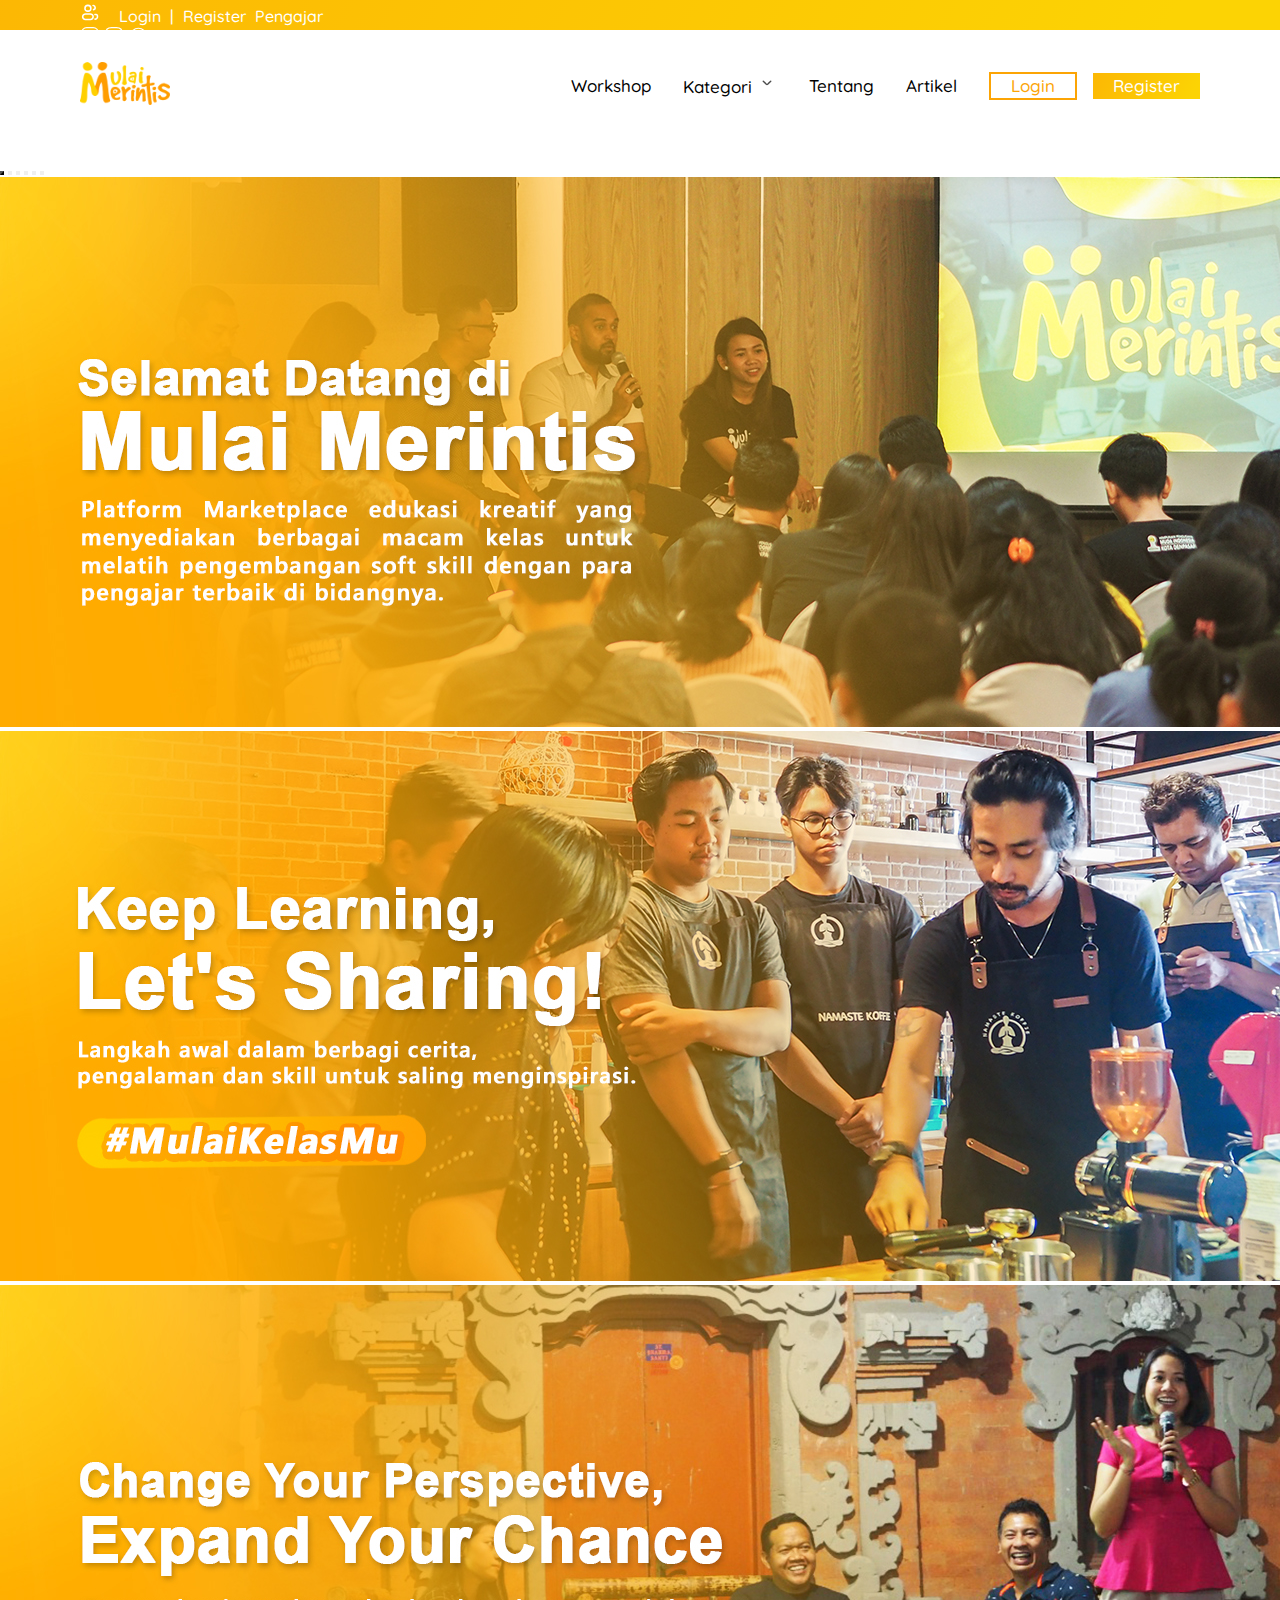
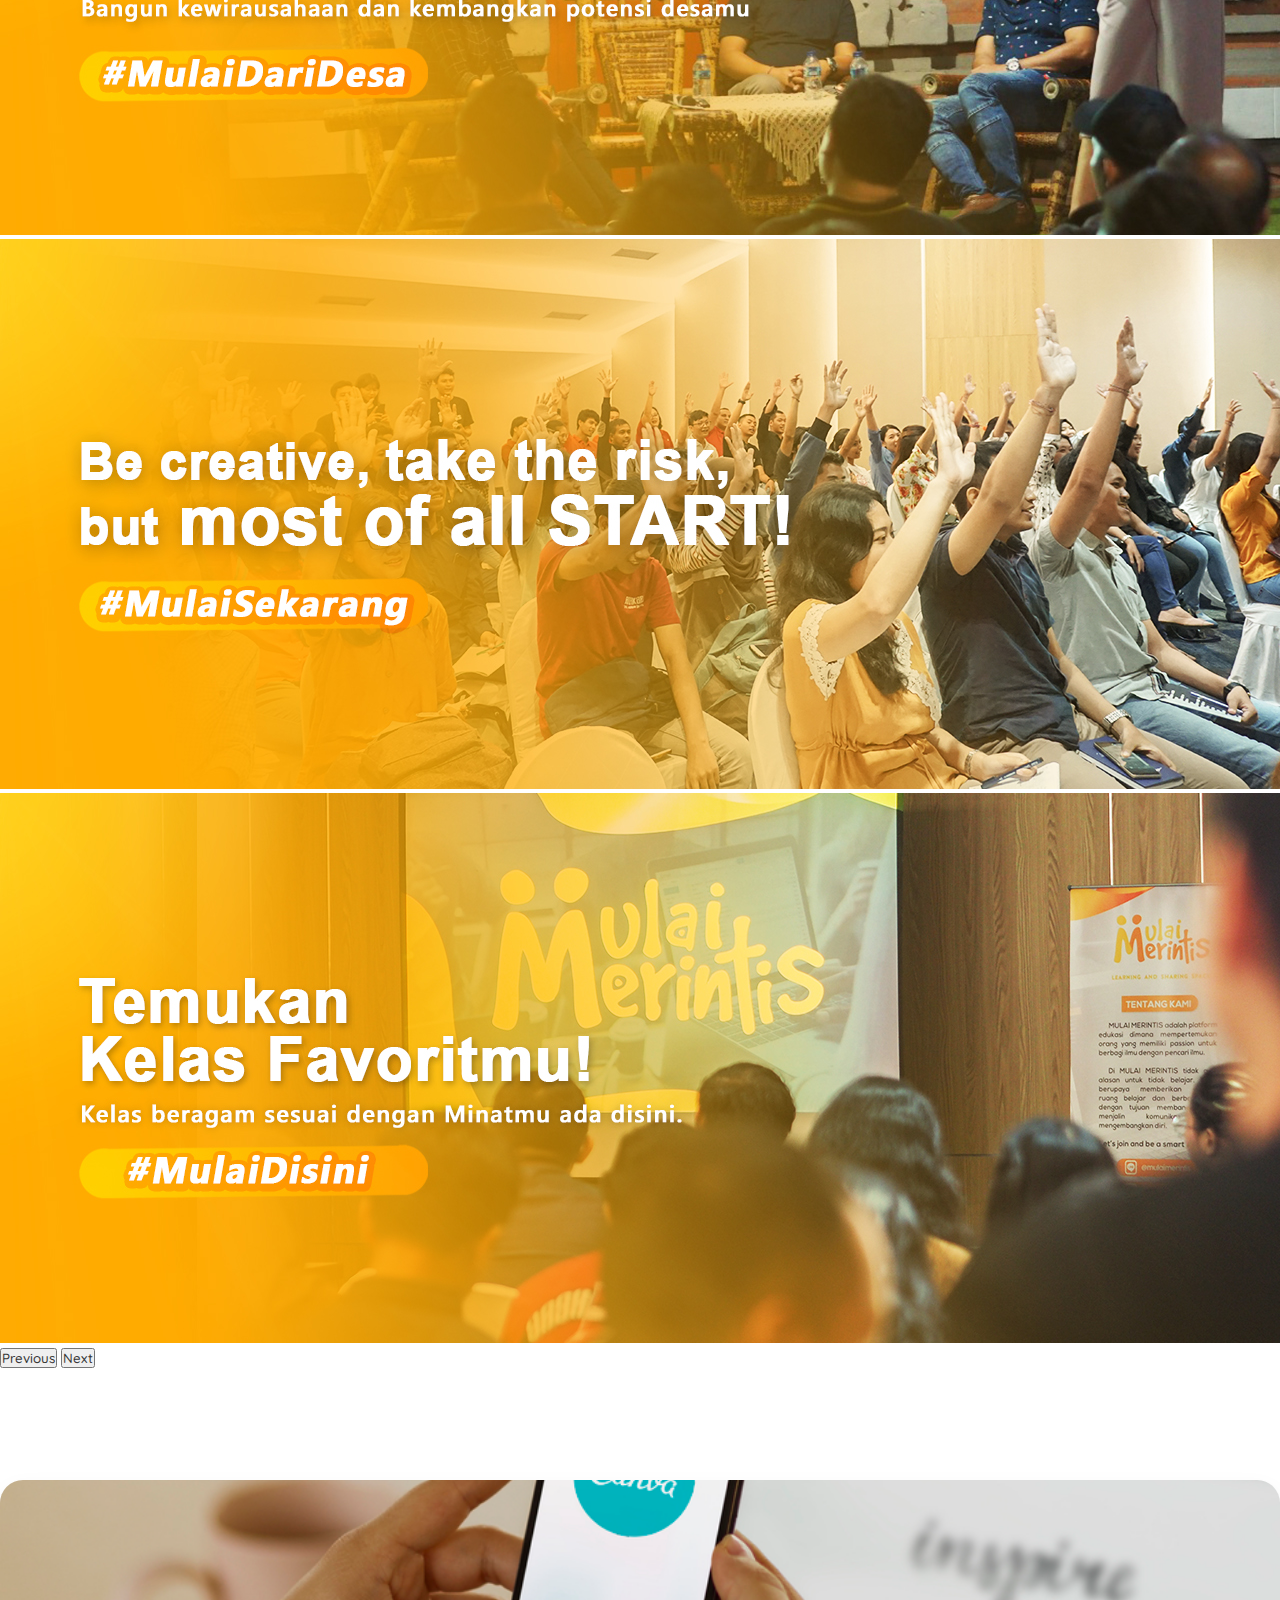
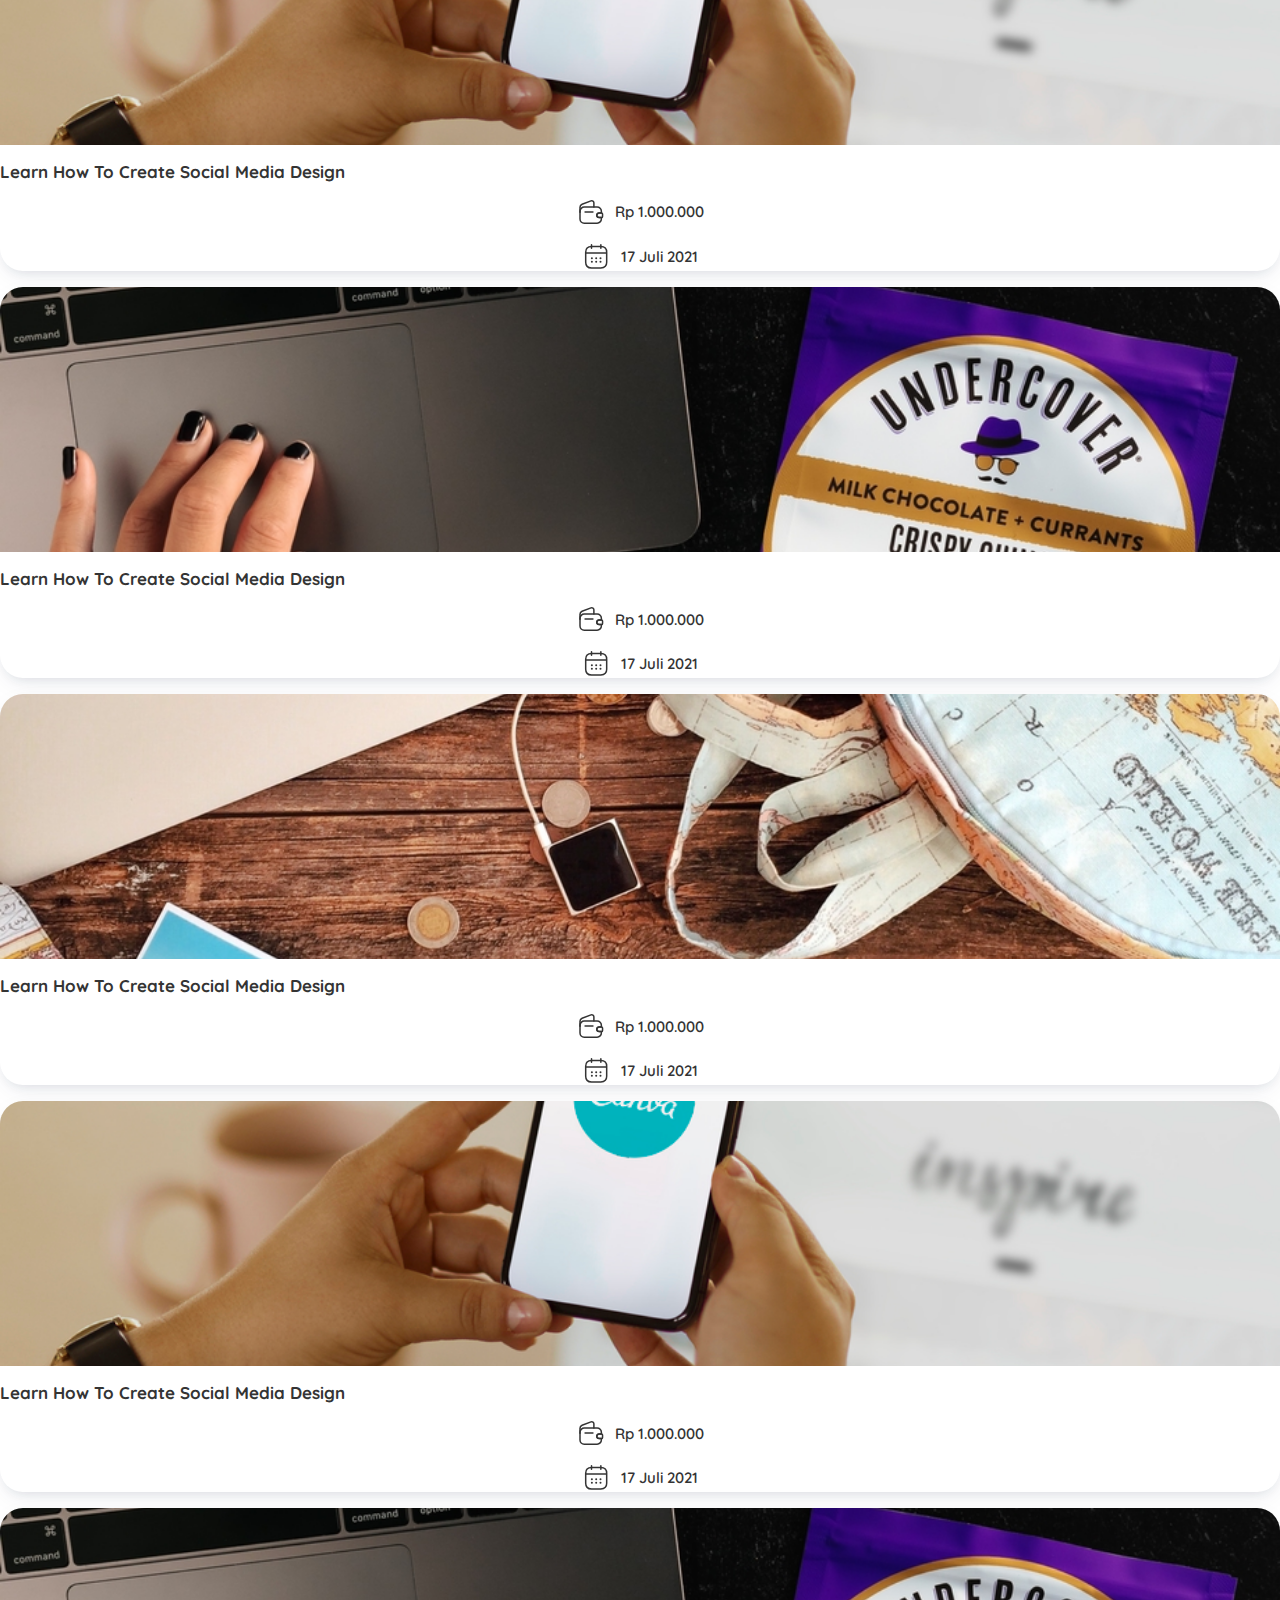
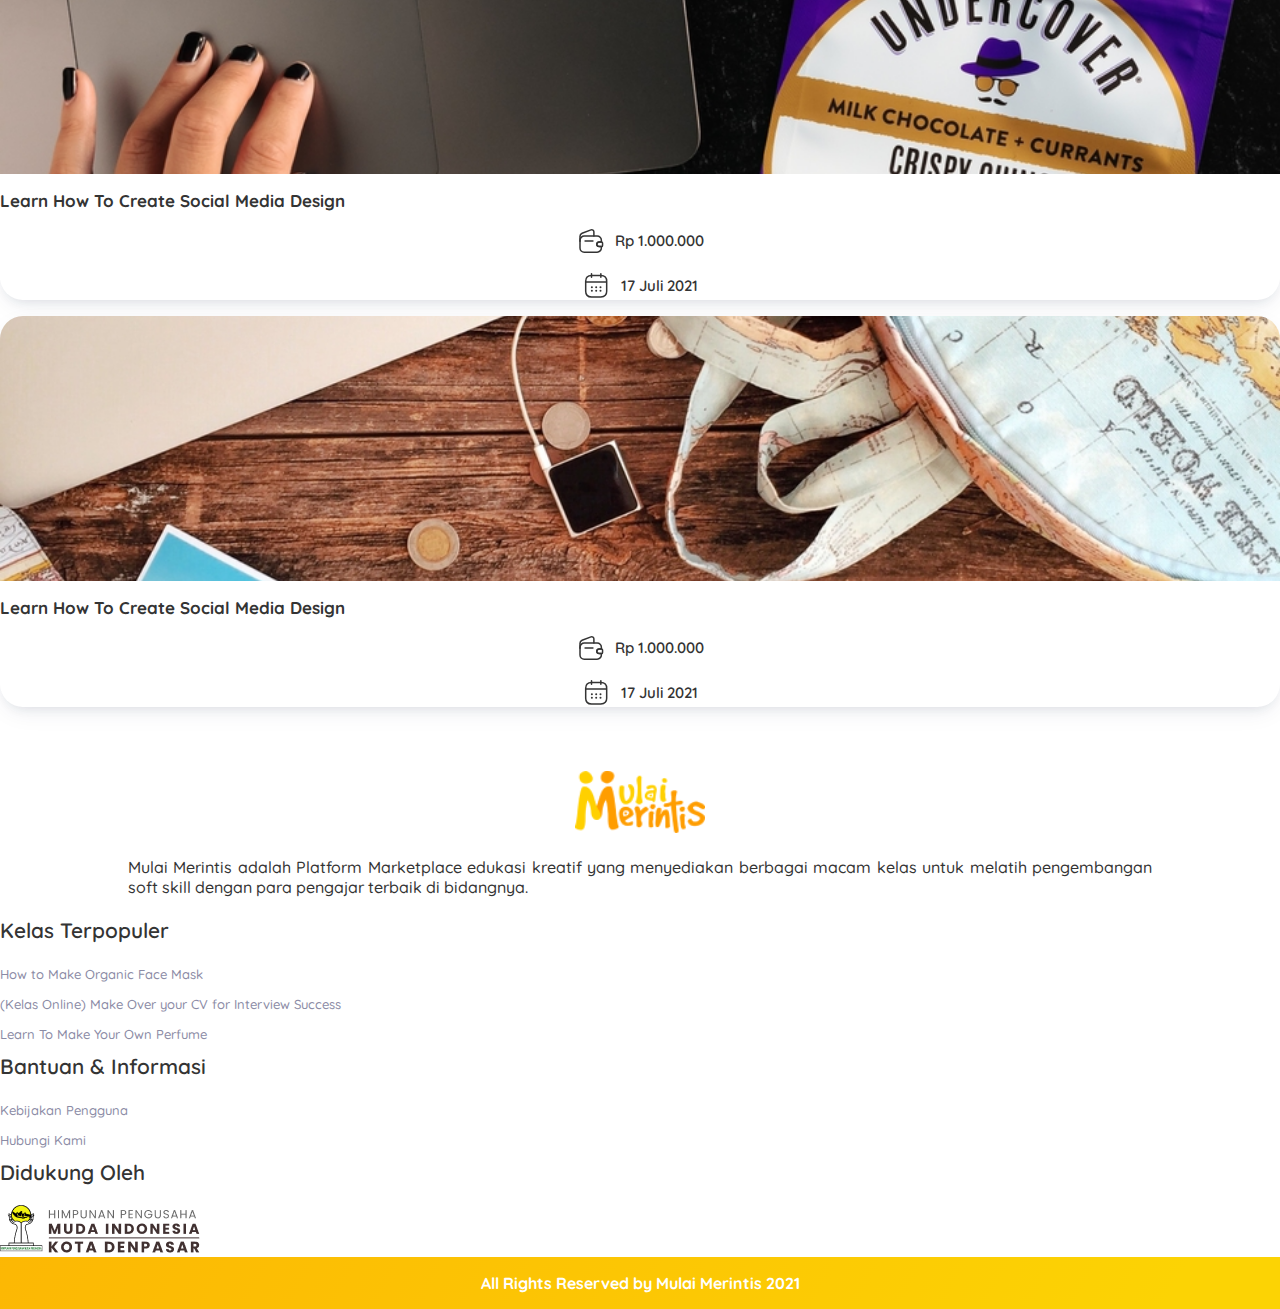
<file: workshop.html>
<!DOCTYPE html>
<html lang="en">

<head>
    <meta charset="UTF-8">
    <meta http-equiv="X-UA-Compatible" content="IE=edge">
    <meta name="viewport" content="width=device-width, initial-scale=1.0">
    <title>Mulai Merintis</title>
    <!-- css -->
    <link rel="stylesheet" href="./assets/css/style.css">
    <!-- bootstraps -->
    <link href="https://cdn.jsdelivr.net/npm/bootstrap@5.0.2/dist/css/bootstrap.min.css" rel="stylesheet"
        integrity="sha384-EVSTQN3/azprG1Anm3QDgpJLIm9Nao0Yz1ztcQTwFspd3yD65VohhpuuCOmLASjC" crossorigin="anonymous">

</head>

<body>
    <!-- START : NAVBAR -->
    <div class="container">
        <div class="top-header d-flex justify-content-between">
            <div class="auth d-flex justify-content-center align-content-center align-items-center">
                <svg width="20" height="20" viewBox="0 0 15 15" fill="none" xmlns="http://www.w3.org/2000/svg">
                    <path
                        d="M11.25 9.37499C11.25 9.37499 13.125 9.0625 13.125 10.5094C13.4375 13.125 11.25 12.8125 11.25 12.8125"
                        stroke="white" stroke-width="1.2" stroke-linecap="round" stroke-linejoin="round" />
                    <path
                        d="M9.81969 2.59031C9.81969 2.59031 11.1605 2.49583 11.3419 4.01493C11.5234 5.53403 10.1903 5.69325 10.1903 5.69325"
                        stroke="white" stroke-width="1.2" stroke-linecap="round" stroke-linejoin="round" />
                    <path
                        d="M2.03089 10.9426C2.11539 9.75952 3.18963 8.89877 4.37262 8.98393C4.84447 9.0179 5.34456 9.04167 5.82015 9.04167C6.36087 9.04167 6.958 9.01094 7.51795 8.96943C8.69739 8.88201 9.75864 9.74589 9.8429 10.9256V10.9256C9.92779 12.1141 8.98649 13.125 7.79496 13.125H5.82015H4.063C2.88068 13.125 1.94665 12.1219 2.03089 10.9426V10.9426Z"
                        stroke="white" stroke-width="1.2" />
                    <path
                        d="M3.75 4.6875C3.75 3.47938 4.72938 2.5 5.9375 2.5V2.5C7.14562 2.5 8.125 3.47938 8.125 4.6875V5C8.125 6.03553 7.28553 6.875 6.25 6.875V6.875H5.625V6.875C4.58947 6.875 3.75 6.03553 3.75 5V4.6875Z"
                        stroke="white" stroke-width="1.2" />
                </svg>
                <span class="d-flex justify-content-center align-content-center align-items-center">
                    <a href="">Login</a> |
                    <a href="">Register</a> Pengajar</span>
            </div>
            <div class=""></div>
            <div class="sosmed">
                <!-- sosmed ig -->
                <a href="">
                    <svg width="20" height="20" viewBox="0 0 14 14" fill="none" xmlns="http://www.w3.org/2000/svg">
                        <rect x="1.16669" y="1.16666" width="11.6667" height="11.6667" rx="3.5" stroke="white"
                            stroke-width="0.816667" />
                        <circle cx="7.00002" cy="6.99999" r="2.33333" stroke="white" stroke-width="0.816667" />
                        <path
                            d="M10.3542 3.5C10.3542 3.74162 10.1583 3.9375 9.91669 3.9375C9.67506 3.9375 9.47919 3.74162 9.47919 3.5C9.47919 3.25838 9.67506 3.0625 9.91669 3.0625C10.1583 3.0625 10.3542 3.25838 10.3542 3.5Z"
                            fill="#fff" />
                    </svg>
                </a>
                <!-- sosmed fb -->
                <a href="">
                    <svg width="20" height="20" viewBox="0 0 14 14" fill="none" xmlns="http://www.w3.org/2000/svg">
                        <path
                            d="M8.16667 5.425V7.11667H9.68333C9.8 7.11667 9.85833 7.23333 9.85833 7.35L9.625 8.45833C9.625 8.51667 9.50833 8.575 9.45 8.575H8.16667V12.8333H6.41667V8.63333H5.425C5.30833 8.63333 5.25 8.575 5.25 8.45833V7.35C5.25 7.23333 5.30833 7.175 5.425 7.175H6.41667V5.25C6.41667 4.25833 7.175 3.5 8.16667 3.5H9.74167C9.85833 3.5 9.91667 3.55833 9.91667 3.675V5.075C9.91667 5.19167 9.85833 5.25 9.74167 5.25H8.34167C8.225 5.25 8.16667 5.30833 8.16667 5.425Z"
                            stroke="white" stroke-width="0.82" stroke-miterlimit="10" stroke-linecap="round" />
                        <path
                            d="M8.75002 12.8333H5.25002C2.33335 12.8333 1.16669 11.6667 1.16669 8.74999V5.24999C1.16669 2.33332 2.33335 1.16666 5.25002 1.16666H8.75002C11.6667 1.16666 12.8334 2.33332 12.8334 5.24999V8.74999C12.8334 11.6667 11.6667 12.8333 8.75002 12.8333Z"
                            stroke="white" stroke-width="0.82" stroke-linecap="round" stroke-linejoin="round" />
                    </svg>

                </a>
                <!-- sosmed wa -->
                <a href="">
                    <svg width="20" height="20" viewBox="0 0 15 14" fill="none" xmlns="http://www.w3.org/2000/svg">
                        <path
                            d="M4.8432 12.0167C5.7182 12.5417 6.7682 12.8333 7.8182 12.8333C11.0265 12.8333 13.6515 10.2083 13.6515 6.99999C13.6515 3.79166 11.0265 1.16666 7.8182 1.16666C4.60986 1.16666 1.98486 3.79166 1.98486 6.99999C1.98486 8.04999 2.27653 9.04166 2.7432 9.91666L2.24512 11.8323C2.13006 12.2749 2.53968 12.6748 2.97936 12.5492L4.8432 12.0167Z"
                            stroke="white" stroke-width="0.82" stroke-miterlimit="10" stroke-linecap="round"
                            stroke-linejoin="round" />
                        <path
                            d="M10.4432 8.66163C10.4432 8.75613 10.4221 8.85325 10.3775 8.94775C10.3328 9.04225 10.2749 9.1315 10.1987 9.2155C10.0699 9.35725 9.9279 9.45963 9.76754 9.52525C9.6098 9.59088 9.43892 9.625 9.25489 9.625C8.98674 9.625 8.70019 9.562 8.39786 9.43338C8.09553 9.30475 7.7932 9.1315 7.4935 8.91363C7.19117 8.69313 6.90462 8.449 6.63121 8.17863C6.36043 7.90563 6.11594 7.6195 5.89773 7.32025C5.68216 7.021 5.50865 6.72175 5.38246 6.42513C5.25627 6.12588 5.19318 5.83975 5.19318 5.56675C5.19318 5.38825 5.22472 5.21763 5.28782 5.06013C5.35091 4.9 5.45081 4.753 5.59015 4.62175C5.7584 4.45638 5.94243 4.375 6.13697 4.375C6.21058 4.375 6.28419 4.39075 6.34991 4.42225C6.41826 4.45375 6.47873 4.501 6.52605 4.56925L7.13597 5.42763C7.18329 5.49325 7.21746 5.55363 7.24112 5.61138C7.26478 5.6665 7.27793 5.72163 7.27793 5.7715C7.27793 5.8345 7.25953 5.8975 7.22272 5.95788C7.18854 6.01825 7.13859 6.08125 7.0755 6.14425L6.8757 6.35163C6.84678 6.3805 6.83364 6.41463 6.83364 6.45663C6.83364 6.47763 6.83627 6.496 6.84152 6.517C6.84941 6.538 6.8573 6.55375 6.86256 6.5695C6.90988 6.65613 6.99137 6.769 7.10705 6.9055C7.22535 7.042 7.35154 7.18113 7.48824 7.32025C7.63021 7.45938 7.76691 7.588 7.90625 7.70613C8.04295 7.82163 8.156 7.90038 8.24538 7.94763C8.25852 7.95288 8.2743 7.96075 8.2927 7.96863C8.31373 7.9765 8.33476 7.97913 8.35842 7.97913C8.40312 7.97913 8.43729 7.96338 8.46621 7.9345L8.66601 7.73763C8.73173 7.672 8.79483 7.62213 8.85529 7.59063C8.91576 7.55388 8.97623 7.5355 9.04195 7.5355C9.0919 7.5355 9.14448 7.546 9.20232 7.56963C9.26015 7.59325 9.32062 7.62738 9.38634 7.672L10.2565 8.28888C10.3249 8.33613 10.3722 8.39125 10.4011 8.45688C10.4274 8.5225 10.4432 8.58813 10.4432 8.66163Z"
                            stroke="white" stroke-width="0.82" stroke-miterlimit="10" />
                    </svg>

                </a>


            </div>
        </div>
        <nav class="menu ">
            <div class="menu-toggle">
                <input type="checkbox" />
                <span id="span1"></span>
                <span id="span2"></span>
                <span id="span3"></span>
            </div>
            <div class="items">
                <div class="logo-img">
                    <img src="./assets/img/logo.png" alt="" />
                </div>
                <div class=""></div>
                <ul id="nav">
                    <div class="logo-img mobile-show">
                        <img src="./assets/img/logo.png" alt="" />
                    </div>
                    <li data-aos="fade-down" data-aos-delay="500">
                        <a href="workshop.html" class="">Workshop </a>
                    </li>
                    <li class="dropdown">
                        <a href="#">
                            Kategori
                            <svg width="20" height="20" viewBox="0 0 20 20" fill="none"
                                xmlns="http://www.w3.org/2000/svg">
                                <path
                                    d="M6.25 8.33334C6.25 8.33334 9.58333 11.6667 10 11.6667C10.4167 11.6667 13.75 8.33334 13.75 8.33334"
                                    stroke="#4B4B4B" stroke-width="1.4" stroke-linecap="round"
                                    stroke-linejoin="round" />
                            </svg>

                        </a>
                        <ul class="dropdown-menu">
                            <li><a href="#">Design</a></li>
                            <li><a href="#">Development</a></li>
                            <li><a href="#">Accessibility</a></li>
                            <li><a href="#">Content Strategy</a></li>
                            <li><a href="#">Training</a></li>
                        </ul>
                    </li>
                    <li data-aos="fade-down" data-aos-delay="600">
                        <a class="" href="tentang.html">Tentang</a>
                    </li>
                    <li data-aos="fade-down" data-aos-delay="600">
                        <a class="" href="artikel.html">Artikel</a>
                    </li>
                    <li class=" btn btn-primary-merintis">
                        <a href="login.html">Login</a>
                    </li>
                    <li class=" btn btn-primary-solid-merintis">
                        <a href="register.html">Register</a>
                    </li>
                </ul>
            </div>
        </nav>
        <!-- END : NAVBAR -->
    </div>
    <!-- END : NAVBAR -->

    <!-- START: HEADER  -->
    <section class="header">
        <div id="carouselExampleIndicators" class="carousel slide" data-bs-ride="carousel">
            <div class="carousel-indicators">
                <button type="button" data-bs-target="#carouselExampleIndicators" data-bs-slide-to="0" class="active"
                    aria-current="true" aria-label="Slide 1"></button>
                <button type="button" data-bs-target="#carouselExampleIndicators" data-bs-slide-to="1"
                    aria-label="Slide 2"></button>
                <button type="button" data-bs-target="#carouselExampleIndicators" data-bs-slide-to="2"
                    aria-label="Slide 3"></button>
                <button type="button" data-bs-target="#carouselExampleIndicators" data-bs-slide-to="3"
                    aria-label="Slide 3"></button>
                <button type="button" data-bs-target="#carouselExampleIndicators" data-bs-slide-to="4"
                    aria-label="Slide 3"></button>
                <button type="button" data-bs-target="#carouselExampleIndicators" data-bs-slide-to="5"
                    aria-label="Slide 3"></button>
            </div>
            <div class="carousel-inner">
                <div class="carousel-item active position-relative">
                    <img src="./assets/img/1.jpg" class="d-block w-100" alt="./assets/img/1.jpg">
                </div>
                <div class="carousel-item  position-relative">
                    <img src="./assets/img/2.jpg" class="d-block w-100" alt="./assets/img/1.jpg">
                </div>
                <div class="carousel-item  position-relative">
                    <img src="./assets/img/3.jpg" class="d-block w-100" alt="./assets/img/1.jpg">
                </div>
                <div class="carousel-item  position-relative">
                    <img src="./assets/img/4.jpg" class="d-block w-100" alt="./assets/img/1.jpg">
                </div>
                <div class="carousel-item  position-relative">
                    <img src="./assets/img/5.jpg" class="d-block w-100" alt="./assets/img/1.jpg">
                </div>


            </div>
            <button class="carousel-control-prev" type="button" data-bs-target="#carouselExampleIndicators"
                data-bs-slide="prev">
                <span class="carousel-control-prev-icon" aria-hidden="true"></span>
                <span class="visually-hidden">Previous</span>
            </button>
            <button class="carousel-control-next" type="button" data-bs-target="#carouselExampleIndicators"
                data-bs-slide="next">
                <span class="carousel-control-next-icon" aria-hidden="true"></span>
                <span class="visually-hidden">Next</span>
            </button>
        </div>
    </section>
    <!-- END: HEADER  -->

    <div class="cantainer position-relative">
        <div class="search">
            <form>
                <div class="row">
                    <div class="col-lg-12">
                        <div class="mb-3">
                            <input type="text" class="form-control" placeholder="Cari workshop sesuai keahlian kamu">
                        </div>
                    </div>
                    <div class="col-lg-3 col-md-6 col-sm-12">
                        <div class="mb-3">
                            <select class="form-select" aria-label="Default select example">
                                <option selected>Semua Provinsi</option>
                                <option value="1">One</option>
                                <option value="2">Two</option>
                                <option value="3">Three</option>
                            </select>
                        </div>
                    </div>

                    <div class="col-lg-3 col-md-6 col-sm-12">
                        <div class="mb-3">
                            <select class="form-select" aria-label="Default select example">
                                <option selected>Semua Kabupaten</option>
                                <option value="1">One</option>
                                <option value="2">Two</option>
                                <option value="3">Three</option>
                            </select>
                        </div>
                    </div>

                    <div class="col-lg-3 col-md-6 col-sm-12">
                        <div class="mb-3">
                            <select class="form-select" aria-label="Default select example">
                                <option selected>Semua Workshop</option>
                                <option value="1">One</option>
                                <option value="2">Two</option>
                                <option value="3">Three</option>
                            </select>
                        </div>
                    </div>

                    <div class="col-lg-3 col-md-6 col-sm-12">
                        <div class="mb-3">
                            <select class="form-select" aria-label="Default select example">
                                <option selected>Kategori</option>
                                <option value="1">One</option>
                                <option value="2">Two</option>
                                <option value="3">Three</option>
                            </select>
                        </div>
                    </div>
                </div>


            </form>
        </div>
    </div>

    <div class="container mt-7">
        <div class="content">
            <div class="row">
                <div class="col-lg-4 col-md-6 col-sm-12 py-3">
                    <div class="card position-relative" style="width: auto;">
                        <div
                            style="background: url('./assets/img/konten.jpg'); background-position: center;
                        background-size: cover; background-repeat: no-repeat; width: auto; height: 265.17px;border-radius: 23px 23px 0 0;">
                        </div>
                        <div class="card-body position-relative">
                            <div class="kategori">
                                <p>HOME AND LIVING</p>
                            </div>
                            <h5 class="card-title">Learn How To Create Social Media Design</h5>
                            <div class="d-flex justify-content-between">
                                <div class="price">
                                    <svg width="28" height="28" viewBox="0 0 28 28" fill="none"
                                        xmlns="http://www.w3.org/2000/svg">
                                        <path
                                            d="M20.4805 15.6245C20.0084 16.0857 19.7387 16.7494 19.8065 17.4578C19.9082 18.6723 21.0219 19.5603 22.2364 19.5598L24.3731 19.5589L24.3736 20.8971C24.3746 23.225 22.4748 25.1263 20.1469 25.1272L7.23692 25.1324C4.90907 25.1333 3.00779 23.2336 3.00686 20.9057L3.00383 13.3374C3.0029 11.0095 4.90265 9.10825 7.23051 9.10732L20.1405 9.10215C22.4684 9.10122 24.3697 11.001 24.3706 13.3288L24.3712 14.9482L22.0996 14.9491C21.4699 14.9494 20.8964 15.197 20.4805 15.6245Z"
                                            stroke="#343434" stroke-width="1.5" stroke-linecap="round"
                                            stroke-linejoin="round" />
                                        <path
                                            d="M3.00424 14.3495L3.00218 9.21027C3.00164 7.87204 3.8221 6.67962 5.07018 6.2068L13.9979 2.82953C15.3921 2.30043 16.8882 3.33446 16.8888 4.83014L16.8905 9.10348"
                                            stroke="#343434" stroke-width="1.5" stroke-linecap="round"
                                            stroke-linejoin="round" />
                                        <path
                                            d="M25.5624 16.095L25.5634 18.4117C25.5636 19.0302 25.069 19.5364 24.4393 19.5592L22.2351 19.56C21.0206 19.5605 19.9069 18.6726 19.8052 17.4581C19.7375 16.7496 20.0071 16.086 20.4792 15.6248C20.8951 15.1973 21.4686 14.9496 22.0983 14.9494L24.4374 14.9485C25.0672 14.9707 25.5622 15.4765 25.5624 16.095Z"
                                            stroke="#343434" stroke-width="1.5" stroke-linecap="round"
                                            stroke-linejoin="round" />
                                        <path d="M8.06464 13.8864L15.9366 13.8833" stroke="#343434" stroke-width="1.5"
                                            stroke-linecap="round" stroke-linejoin="round" />
                                    </svg>
                                    <p>Rp 1.000.000</p>
                                </div>
                                <div class="date">
                                    <svg width="29" height="29" viewBox="0 0 29 29" fill="none"
                                        xmlns="http://www.w3.org/2000/svg">
                                        <path d="M9.51819 2.64191L9.51959 6.14066" stroke="#343434" stroke-width="1.5"
                                            stroke-miterlimit="10" stroke-linecap="round" stroke-linejoin="round" />
                                        <path d="M18.8482 2.63812L18.8496 6.13688" stroke="#343434" stroke-width="1.5"
                                            stroke-miterlimit="10" stroke-linecap="round" stroke-linejoin="round" />
                                        <path d="M4.27335 10.9127L24.0996 10.9048" stroke="#343434" stroke-width="1.5"
                                            stroke-miterlimit="10" stroke-linecap="round" stroke-linejoin="round" />
                                        <path
                                            d="M24.6825 10.2165L24.6864 20.1296C24.6878 23.6284 22.9394 25.9616 18.8575 25.9632L9.52748 25.9669C5.4456 25.9686 3.69529 23.6368 3.69389 20.138L3.68993 10.2249C3.68853 6.72612 5.43697 4.39292 9.51885 4.39128L18.8489 4.38755C22.9307 4.38591 24.6811 6.71772 24.6825 10.2165Z"
                                            stroke="#343434" stroke-width="1.5" stroke-miterlimit="10"
                                            stroke-linecap="round" stroke-linejoin="round" />
                                        <path d="M18.4976 16.2835L18.5081 16.2835" stroke="#343434" stroke-width="2"
                                            stroke-linecap="round" stroke-linejoin="round" />
                                        <path d="M18.499 19.7822L18.5095 19.7822" stroke="#343434" stroke-width="2"
                                            stroke-linecap="round" stroke-linejoin="round" />
                                        <path d="M14.1834 16.2852L14.1938 16.2852" stroke="#343434" stroke-width="2"
                                            stroke-linecap="round" stroke-linejoin="round" />
                                        <path d="M14.1848 19.7839L14.1952 19.7839" stroke="#343434" stroke-width="2"
                                            stroke-linecap="round" stroke-linejoin="round" />
                                        <path d="M9.86687 16.2869L9.87735 16.2869" stroke="#343434" stroke-width="2"
                                            stroke-linecap="round" stroke-linejoin="round" />
                                        <path d="M9.86827 19.7857L9.87875 19.7857" stroke="#343434" stroke-width="2"
                                            stroke-linecap="round" stroke-linejoin="round" />
                                    </svg>
                                    <p>
                                        17 Juli 2021
                                    </p>

                                </div>
                            </div>
                        </div>
                        <a href="#" class="stretched-link"></a>
                    </div>
                </div> <!--  end col  -->
                <div class="col-lg-4 col-md-6 col-sm-12 py-3">
                    <div class="card position-relative" style="width: auto;">
                        <div
                            style="background: url('./assets/img/konten (1).jpg'); background-position: center;
                        background-size: cover; background-repeat: no-repeat; width: auto; height: 265.17px;border-radius: 23px 23px 0 0;">
                        </div>
                        <div class="card-body position-relative">
                            <div class="kategori">
                                <p>HOME AND LIVING</p>
                            </div>
                            <h5 class="card-title">Learn How To Create Social Media Design</h5>
                            <div class="d-flex justify-content-between">
                                <div class="price">
                                    <svg width="28" height="28" viewBox="0 0 28 28" fill="none"
                                        xmlns="http://www.w3.org/2000/svg">
                                        <path
                                            d="M20.4805 15.6245C20.0084 16.0857 19.7387 16.7494 19.8065 17.4578C19.9082 18.6723 21.0219 19.5603 22.2364 19.5598L24.3731 19.5589L24.3736 20.8971C24.3746 23.225 22.4748 25.1263 20.1469 25.1272L7.23692 25.1324C4.90907 25.1333 3.00779 23.2336 3.00686 20.9057L3.00383 13.3374C3.0029 11.0095 4.90265 9.10825 7.23051 9.10732L20.1405 9.10215C22.4684 9.10122 24.3697 11.001 24.3706 13.3288L24.3712 14.9482L22.0996 14.9491C21.4699 14.9494 20.8964 15.197 20.4805 15.6245Z"
                                            stroke="#343434" stroke-width="1.5" stroke-linecap="round"
                                            stroke-linejoin="round" />
                                        <path
                                            d="M3.00424 14.3495L3.00218 9.21027C3.00164 7.87204 3.8221 6.67962 5.07018 6.2068L13.9979 2.82953C15.3921 2.30043 16.8882 3.33446 16.8888 4.83014L16.8905 9.10348"
                                            stroke="#343434" stroke-width="1.5" stroke-linecap="round"
                                            stroke-linejoin="round" />
                                        <path
                                            d="M25.5624 16.095L25.5634 18.4117C25.5636 19.0302 25.069 19.5364 24.4393 19.5592L22.2351 19.56C21.0206 19.5605 19.9069 18.6726 19.8052 17.4581C19.7375 16.7496 20.0071 16.086 20.4792 15.6248C20.8951 15.1973 21.4686 14.9496 22.0983 14.9494L24.4374 14.9485C25.0672 14.9707 25.5622 15.4765 25.5624 16.095Z"
                                            stroke="#343434" stroke-width="1.5" stroke-linecap="round"
                                            stroke-linejoin="round" />
                                        <path d="M8.06464 13.8864L15.9366 13.8833" stroke="#343434" stroke-width="1.5"
                                            stroke-linecap="round" stroke-linejoin="round" />
                                    </svg>
                                    <p>Rp 1.000.000</p>
                                </div>
                                <div class="date">
                                    <svg width="29" height="29" viewBox="0 0 29 29" fill="none"
                                        xmlns="http://www.w3.org/2000/svg">
                                        <path d="M9.51819 2.64191L9.51959 6.14066" stroke="#343434" stroke-width="1.5"
                                            stroke-miterlimit="10" stroke-linecap="round" stroke-linejoin="round" />
                                        <path d="M18.8482 2.63812L18.8496 6.13688" stroke="#343434" stroke-width="1.5"
                                            stroke-miterlimit="10" stroke-linecap="round" stroke-linejoin="round" />
                                        <path d="M4.27335 10.9127L24.0996 10.9048" stroke="#343434" stroke-width="1.5"
                                            stroke-miterlimit="10" stroke-linecap="round" stroke-linejoin="round" />
                                        <path
                                            d="M24.6825 10.2165L24.6864 20.1296C24.6878 23.6284 22.9394 25.9616 18.8575 25.9632L9.52748 25.9669C5.4456 25.9686 3.69529 23.6368 3.69389 20.138L3.68993 10.2249C3.68853 6.72612 5.43697 4.39292 9.51885 4.39128L18.8489 4.38755C22.9307 4.38591 24.6811 6.71772 24.6825 10.2165Z"
                                            stroke="#343434" stroke-width="1.5" stroke-miterlimit="10"
                                            stroke-linecap="round" stroke-linejoin="round" />
                                        <path d="M18.4976 16.2835L18.5081 16.2835" stroke="#343434" stroke-width="2"
                                            stroke-linecap="round" stroke-linejoin="round" />
                                        <path d="M18.499 19.7822L18.5095 19.7822" stroke="#343434" stroke-width="2"
                                            stroke-linecap="round" stroke-linejoin="round" />
                                        <path d="M14.1834 16.2852L14.1938 16.2852" stroke="#343434" stroke-width="2"
                                            stroke-linecap="round" stroke-linejoin="round" />
                                        <path d="M14.1848 19.7839L14.1952 19.7839" stroke="#343434" stroke-width="2"
                                            stroke-linecap="round" stroke-linejoin="round" />
                                        <path d="M9.86687 16.2869L9.87735 16.2869" stroke="#343434" stroke-width="2"
                                            stroke-linecap="round" stroke-linejoin="round" />
                                        <path d="M9.86827 19.7857L9.87875 19.7857" stroke="#343434" stroke-width="2"
                                            stroke-linecap="round" stroke-linejoin="round" />
                                    </svg>
                                    <p>
                                        17 Juli 2021
                                    </p>

                                </div>
                            </div>
                        </div>
                        <a href="#" class="stretched-link"></a>
                    </div>
                </div> <!--  end col  -->
                <div class="col-lg-4 col-md-6 col-sm-12 py-3">
                    <div class="card position-relative" style="width: auto;">
                        <div
                            style="background: url('./assets/img/konten (3).jpg'); background-position: center;
                        background-size: cover; background-repeat: no-repeat; width: auto; height: 265.17px;border-radius: 23px 23px 0 0;">
                        </div>
                        <div class="card-body position-relative">
                            <div class="kategori">
                                <p>HOME AND LIVING</p>
                            </div>
                            <h5 class="card-title">Learn How To Create Social Media Design</h5>
                            <div class="d-flex justify-content-between">
                                <div class="price">
                                    <svg width="28" height="28" viewBox="0 0 28 28" fill="none"
                                        xmlns="http://www.w3.org/2000/svg">
                                        <path
                                            d="M20.4805 15.6245C20.0084 16.0857 19.7387 16.7494 19.8065 17.4578C19.9082 18.6723 21.0219 19.5603 22.2364 19.5598L24.3731 19.5589L24.3736 20.8971C24.3746 23.225 22.4748 25.1263 20.1469 25.1272L7.23692 25.1324C4.90907 25.1333 3.00779 23.2336 3.00686 20.9057L3.00383 13.3374C3.0029 11.0095 4.90265 9.10825 7.23051 9.10732L20.1405 9.10215C22.4684 9.10122 24.3697 11.001 24.3706 13.3288L24.3712 14.9482L22.0996 14.9491C21.4699 14.9494 20.8964 15.197 20.4805 15.6245Z"
                                            stroke="#343434" stroke-width="1.5" stroke-linecap="round"
                                            stroke-linejoin="round" />
                                        <path
                                            d="M3.00424 14.3495L3.00218 9.21027C3.00164 7.87204 3.8221 6.67962 5.07018 6.2068L13.9979 2.82953C15.3921 2.30043 16.8882 3.33446 16.8888 4.83014L16.8905 9.10348"
                                            stroke="#343434" stroke-width="1.5" stroke-linecap="round"
                                            stroke-linejoin="round" />
                                        <path
                                            d="M25.5624 16.095L25.5634 18.4117C25.5636 19.0302 25.069 19.5364 24.4393 19.5592L22.2351 19.56C21.0206 19.5605 19.9069 18.6726 19.8052 17.4581C19.7375 16.7496 20.0071 16.086 20.4792 15.6248C20.8951 15.1973 21.4686 14.9496 22.0983 14.9494L24.4374 14.9485C25.0672 14.9707 25.5622 15.4765 25.5624 16.095Z"
                                            stroke="#343434" stroke-width="1.5" stroke-linecap="round"
                                            stroke-linejoin="round" />
                                        <path d="M8.06464 13.8864L15.9366 13.8833" stroke="#343434" stroke-width="1.5"
                                            stroke-linecap="round" stroke-linejoin="round" />
                                    </svg>
                                    <p>Rp 1.000.000</p>
                                </div>
                                <div class="date">
                                    <svg width="29" height="29" viewBox="0 0 29 29" fill="none"
                                        xmlns="http://www.w3.org/2000/svg">
                                        <path d="M9.51819 2.64191L9.51959 6.14066" stroke="#343434" stroke-width="1.5"
                                            stroke-miterlimit="10" stroke-linecap="round" stroke-linejoin="round" />
                                        <path d="M18.8482 2.63812L18.8496 6.13688" stroke="#343434" stroke-width="1.5"
                                            stroke-miterlimit="10" stroke-linecap="round" stroke-linejoin="round" />
                                        <path d="M4.27335 10.9127L24.0996 10.9048" stroke="#343434" stroke-width="1.5"
                                            stroke-miterlimit="10" stroke-linecap="round" stroke-linejoin="round" />
                                        <path
                                            d="M24.6825 10.2165L24.6864 20.1296C24.6878 23.6284 22.9394 25.9616 18.8575 25.9632L9.52748 25.9669C5.4456 25.9686 3.69529 23.6368 3.69389 20.138L3.68993 10.2249C3.68853 6.72612 5.43697 4.39292 9.51885 4.39128L18.8489 4.38755C22.9307 4.38591 24.6811 6.71772 24.6825 10.2165Z"
                                            stroke="#343434" stroke-width="1.5" stroke-miterlimit="10"
                                            stroke-linecap="round" stroke-linejoin="round" />
                                        <path d="M18.4976 16.2835L18.5081 16.2835" stroke="#343434" stroke-width="2"
                                            stroke-linecap="round" stroke-linejoin="round" />
                                        <path d="M18.499 19.7822L18.5095 19.7822" stroke="#343434" stroke-width="2"
                                            stroke-linecap="round" stroke-linejoin="round" />
                                        <path d="M14.1834 16.2852L14.1938 16.2852" stroke="#343434" stroke-width="2"
                                            stroke-linecap="round" stroke-linejoin="round" />
                                        <path d="M14.1848 19.7839L14.1952 19.7839" stroke="#343434" stroke-width="2"
                                            stroke-linecap="round" stroke-linejoin="round" />
                                        <path d="M9.86687 16.2869L9.87735 16.2869" stroke="#343434" stroke-width="2"
                                            stroke-linecap="round" stroke-linejoin="round" />
                                        <path d="M9.86827 19.7857L9.87875 19.7857" stroke="#343434" stroke-width="2"
                                            stroke-linecap="round" stroke-linejoin="round" />
                                    </svg>
                                    <p>
                                        17 Juli 2021
                                    </p>

                                </div>
                            </div>
                        </div>
                        <a href="#" class="stretched-link"></a>
                    </div>
                </div> <!--  end col  -->
                <div class="col-lg-4 col-md-6 col-sm-12 py-3">
                    <div class="card position-relative" style="width: auto;">
                        <div
                            style="background: url('./assets/img/konten.jpg'); background-position: center;
                        background-size: cover; background-repeat: no-repeat; width: auto; height: 265.17px;border-radius: 23px 23px 0 0;">
                        </div>
                        <div class="card-body position-relative">
                            <div class="kategori">
                                <p>HOME AND LIVING</p>
                            </div>
                            <h5 class="card-title">Learn How To Create Social Media Design</h5>
                            <div class="d-flex justify-content-between">
                                <div class="price">
                                    <svg width="28" height="28" viewBox="0 0 28 28" fill="none"
                                        xmlns="http://www.w3.org/2000/svg">
                                        <path
                                            d="M20.4805 15.6245C20.0084 16.0857 19.7387 16.7494 19.8065 17.4578C19.9082 18.6723 21.0219 19.5603 22.2364 19.5598L24.3731 19.5589L24.3736 20.8971C24.3746 23.225 22.4748 25.1263 20.1469 25.1272L7.23692 25.1324C4.90907 25.1333 3.00779 23.2336 3.00686 20.9057L3.00383 13.3374C3.0029 11.0095 4.90265 9.10825 7.23051 9.10732L20.1405 9.10215C22.4684 9.10122 24.3697 11.001 24.3706 13.3288L24.3712 14.9482L22.0996 14.9491C21.4699 14.9494 20.8964 15.197 20.4805 15.6245Z"
                                            stroke="#343434" stroke-width="1.5" stroke-linecap="round"
                                            stroke-linejoin="round" />
                                        <path
                                            d="M3.00424 14.3495L3.00218 9.21027C3.00164 7.87204 3.8221 6.67962 5.07018 6.2068L13.9979 2.82953C15.3921 2.30043 16.8882 3.33446 16.8888 4.83014L16.8905 9.10348"
                                            stroke="#343434" stroke-width="1.5" stroke-linecap="round"
                                            stroke-linejoin="round" />
                                        <path
                                            d="M25.5624 16.095L25.5634 18.4117C25.5636 19.0302 25.069 19.5364 24.4393 19.5592L22.2351 19.56C21.0206 19.5605 19.9069 18.6726 19.8052 17.4581C19.7375 16.7496 20.0071 16.086 20.4792 15.6248C20.8951 15.1973 21.4686 14.9496 22.0983 14.9494L24.4374 14.9485C25.0672 14.9707 25.5622 15.4765 25.5624 16.095Z"
                                            stroke="#343434" stroke-width="1.5" stroke-linecap="round"
                                            stroke-linejoin="round" />
                                        <path d="M8.06464 13.8864L15.9366 13.8833" stroke="#343434" stroke-width="1.5"
                                            stroke-linecap="round" stroke-linejoin="round" />
                                    </svg>
                                    <p>Rp 1.000.000</p>
                                </div>
                                <div class="date">
                                    <svg width="29" height="29" viewBox="0 0 29 29" fill="none"
                                        xmlns="http://www.w3.org/2000/svg">
                                        <path d="M9.51819 2.64191L9.51959 6.14066" stroke="#343434" stroke-width="1.5"
                                            stroke-miterlimit="10" stroke-linecap="round" stroke-linejoin="round" />
                                        <path d="M18.8482 2.63812L18.8496 6.13688" stroke="#343434" stroke-width="1.5"
                                            stroke-miterlimit="10" stroke-linecap="round" stroke-linejoin="round" />
                                        <path d="M4.27335 10.9127L24.0996 10.9048" stroke="#343434" stroke-width="1.5"
                                            stroke-miterlimit="10" stroke-linecap="round" stroke-linejoin="round" />
                                        <path
                                            d="M24.6825 10.2165L24.6864 20.1296C24.6878 23.6284 22.9394 25.9616 18.8575 25.9632L9.52748 25.9669C5.4456 25.9686 3.69529 23.6368 3.69389 20.138L3.68993 10.2249C3.68853 6.72612 5.43697 4.39292 9.51885 4.39128L18.8489 4.38755C22.9307 4.38591 24.6811 6.71772 24.6825 10.2165Z"
                                            stroke="#343434" stroke-width="1.5" stroke-miterlimit="10"
                                            stroke-linecap="round" stroke-linejoin="round" />
                                        <path d="M18.4976 16.2835L18.5081 16.2835" stroke="#343434" stroke-width="2"
                                            stroke-linecap="round" stroke-linejoin="round" />
                                        <path d="M18.499 19.7822L18.5095 19.7822" stroke="#343434" stroke-width="2"
                                            stroke-linecap="round" stroke-linejoin="round" />
                                        <path d="M14.1834 16.2852L14.1938 16.2852" stroke="#343434" stroke-width="2"
                                            stroke-linecap="round" stroke-linejoin="round" />
                                        <path d="M14.1848 19.7839L14.1952 19.7839" stroke="#343434" stroke-width="2"
                                            stroke-linecap="round" stroke-linejoin="round" />
                                        <path d="M9.86687 16.2869L9.87735 16.2869" stroke="#343434" stroke-width="2"
                                            stroke-linecap="round" stroke-linejoin="round" />
                                        <path d="M9.86827 19.7857L9.87875 19.7857" stroke="#343434" stroke-width="2"
                                            stroke-linecap="round" stroke-linejoin="round" />
                                    </svg>
                                    <p>
                                        17 Juli 2021
                                    </p>

                                </div>
                            </div>
                        </div>
                        <a href="#" class="stretched-link"></a>
                    </div>
                </div> <!--  end col  -->
                <div class="col-lg-4 col-md-6 col-sm-12 py-3">
                    <div class="card position-relative" style="width: auto;">
                        <div
                            style="background: url('./assets/img/konten (1).jpg'); background-position: center;
                        background-size: cover; background-repeat: no-repeat; width: auto; height: 265.17px;border-radius: 23px 23px 0 0;">
                        </div>
                        <div class="card-body position-relative">
                            <div class="kategori">
                                <p>HOME AND LIVING</p>
                            </div>
                            <h5 class="card-title">Learn How To Create Social Media Design</h5>
                            <div class="d-flex justify-content-between">
                                <div class="price">
                                    <svg width="28" height="28" viewBox="0 0 28 28" fill="none"
                                        xmlns="http://www.w3.org/2000/svg">
                                        <path
                                            d="M20.4805 15.6245C20.0084 16.0857 19.7387 16.7494 19.8065 17.4578C19.9082 18.6723 21.0219 19.5603 22.2364 19.5598L24.3731 19.5589L24.3736 20.8971C24.3746 23.225 22.4748 25.1263 20.1469 25.1272L7.23692 25.1324C4.90907 25.1333 3.00779 23.2336 3.00686 20.9057L3.00383 13.3374C3.0029 11.0095 4.90265 9.10825 7.23051 9.10732L20.1405 9.10215C22.4684 9.10122 24.3697 11.001 24.3706 13.3288L24.3712 14.9482L22.0996 14.9491C21.4699 14.9494 20.8964 15.197 20.4805 15.6245Z"
                                            stroke="#343434" stroke-width="1.5" stroke-linecap="round"
                                            stroke-linejoin="round" />
                                        <path
                                            d="M3.00424 14.3495L3.00218 9.21027C3.00164 7.87204 3.8221 6.67962 5.07018 6.2068L13.9979 2.82953C15.3921 2.30043 16.8882 3.33446 16.8888 4.83014L16.8905 9.10348"
                                            stroke="#343434" stroke-width="1.5" stroke-linecap="round"
                                            stroke-linejoin="round" />
                                        <path
                                            d="M25.5624 16.095L25.5634 18.4117C25.5636 19.0302 25.069 19.5364 24.4393 19.5592L22.2351 19.56C21.0206 19.5605 19.9069 18.6726 19.8052 17.4581C19.7375 16.7496 20.0071 16.086 20.4792 15.6248C20.8951 15.1973 21.4686 14.9496 22.0983 14.9494L24.4374 14.9485C25.0672 14.9707 25.5622 15.4765 25.5624 16.095Z"
                                            stroke="#343434" stroke-width="1.5" stroke-linecap="round"
                                            stroke-linejoin="round" />
                                        <path d="M8.06464 13.8864L15.9366 13.8833" stroke="#343434" stroke-width="1.5"
                                            stroke-linecap="round" stroke-linejoin="round" />
                                    </svg>
                                    <p>Rp 1.000.000</p>
                                </div>
                                <div class="date">
                                    <svg width="29" height="29" viewBox="0 0 29 29" fill="none"
                                        xmlns="http://www.w3.org/2000/svg">
                                        <path d="M9.51819 2.64191L9.51959 6.14066" stroke="#343434" stroke-width="1.5"
                                            stroke-miterlimit="10" stroke-linecap="round" stroke-linejoin="round" />
                                        <path d="M18.8482 2.63812L18.8496 6.13688" stroke="#343434" stroke-width="1.5"
                                            stroke-miterlimit="10" stroke-linecap="round" stroke-linejoin="round" />
                                        <path d="M4.27335 10.9127L24.0996 10.9048" stroke="#343434" stroke-width="1.5"
                                            stroke-miterlimit="10" stroke-linecap="round" stroke-linejoin="round" />
                                        <path
                                            d="M24.6825 10.2165L24.6864 20.1296C24.6878 23.6284 22.9394 25.9616 18.8575 25.9632L9.52748 25.9669C5.4456 25.9686 3.69529 23.6368 3.69389 20.138L3.68993 10.2249C3.68853 6.72612 5.43697 4.39292 9.51885 4.39128L18.8489 4.38755C22.9307 4.38591 24.6811 6.71772 24.6825 10.2165Z"
                                            stroke="#343434" stroke-width="1.5" stroke-miterlimit="10"
                                            stroke-linecap="round" stroke-linejoin="round" />
                                        <path d="M18.4976 16.2835L18.5081 16.2835" stroke="#343434" stroke-width="2"
                                            stroke-linecap="round" stroke-linejoin="round" />
                                        <path d="M18.499 19.7822L18.5095 19.7822" stroke="#343434" stroke-width="2"
                                            stroke-linecap="round" stroke-linejoin="round" />
                                        <path d="M14.1834 16.2852L14.1938 16.2852" stroke="#343434" stroke-width="2"
                                            stroke-linecap="round" stroke-linejoin="round" />
                                        <path d="M14.1848 19.7839L14.1952 19.7839" stroke="#343434" stroke-width="2"
                                            stroke-linecap="round" stroke-linejoin="round" />
                                        <path d="M9.86687 16.2869L9.87735 16.2869" stroke="#343434" stroke-width="2"
                                            stroke-linecap="round" stroke-linejoin="round" />
                                        <path d="M9.86827 19.7857L9.87875 19.7857" stroke="#343434" stroke-width="2"
                                            stroke-linecap="round" stroke-linejoin="round" />
                                    </svg>
                                    <p>
                                        17 Juli 2021
                                    </p>

                                </div>
                            </div>
                        </div>
                        <a href="#" class="stretched-link"></a>
                    </div>
                </div> <!--  end col  -->
                <div class="col-lg-4 col-md-6 col-sm-12 py-3">
                    <div class="card position-relative" style="width: auto;">
                        <div
                            style="background: url('./assets/img/konten (3).jpg'); background-position: center;
                        background-size: cover; background-repeat: no-repeat; width: auto; height: 265.17px;border-radius: 23px 23px 0 0;">
                        </div>
                        <div class="card-body position-relative">
                            <div class="kategori">
                                <p>HOME AND LIVING</p>
                            </div>
                            <h5 class="card-title">Learn How To Create Social Media Design</h5>
                            <div class="d-flex justify-content-between">
                                <div class="price">
                                    <svg width="28" height="28" viewBox="0 0 28 28" fill="none"
                                        xmlns="http://www.w3.org/2000/svg">
                                        <path
                                            d="M20.4805 15.6245C20.0084 16.0857 19.7387 16.7494 19.8065 17.4578C19.9082 18.6723 21.0219 19.5603 22.2364 19.5598L24.3731 19.5589L24.3736 20.8971C24.3746 23.225 22.4748 25.1263 20.1469 25.1272L7.23692 25.1324C4.90907 25.1333 3.00779 23.2336 3.00686 20.9057L3.00383 13.3374C3.0029 11.0095 4.90265 9.10825 7.23051 9.10732L20.1405 9.10215C22.4684 9.10122 24.3697 11.001 24.3706 13.3288L24.3712 14.9482L22.0996 14.9491C21.4699 14.9494 20.8964 15.197 20.4805 15.6245Z"
                                            stroke="#343434" stroke-width="1.5" stroke-linecap="round"
                                            stroke-linejoin="round" />
                                        <path
                                            d="M3.00424 14.3495L3.00218 9.21027C3.00164 7.87204 3.8221 6.67962 5.07018 6.2068L13.9979 2.82953C15.3921 2.30043 16.8882 3.33446 16.8888 4.83014L16.8905 9.10348"
                                            stroke="#343434" stroke-width="1.5" stroke-linecap="round"
                                            stroke-linejoin="round" />
                                        <path
                                            d="M25.5624 16.095L25.5634 18.4117C25.5636 19.0302 25.069 19.5364 24.4393 19.5592L22.2351 19.56C21.0206 19.5605 19.9069 18.6726 19.8052 17.4581C19.7375 16.7496 20.0071 16.086 20.4792 15.6248C20.8951 15.1973 21.4686 14.9496 22.0983 14.9494L24.4374 14.9485C25.0672 14.9707 25.5622 15.4765 25.5624 16.095Z"
                                            stroke="#343434" stroke-width="1.5" stroke-linecap="round"
                                            stroke-linejoin="round" />
                                        <path d="M8.06464 13.8864L15.9366 13.8833" stroke="#343434" stroke-width="1.5"
                                            stroke-linecap="round" stroke-linejoin="round" />
                                    </svg>
                                    <p>Rp 1.000.000</p>
                                </div>
                                <div class="date">
                                    <svg width="29" height="29" viewBox="0 0 29 29" fill="none"
                                        xmlns="http://www.w3.org/2000/svg">
                                        <path d="M9.51819 2.64191L9.51959 6.14066" stroke="#343434" stroke-width="1.5"
                                            stroke-miterlimit="10" stroke-linecap="round" stroke-linejoin="round" />
                                        <path d="M18.8482 2.63812L18.8496 6.13688" stroke="#343434" stroke-width="1.5"
                                            stroke-miterlimit="10" stroke-linecap="round" stroke-linejoin="round" />
                                        <path d="M4.27335 10.9127L24.0996 10.9048" stroke="#343434" stroke-width="1.5"
                                            stroke-miterlimit="10" stroke-linecap="round" stroke-linejoin="round" />
                                        <path
                                            d="M24.6825 10.2165L24.6864 20.1296C24.6878 23.6284 22.9394 25.9616 18.8575 25.9632L9.52748 25.9669C5.4456 25.9686 3.69529 23.6368 3.69389 20.138L3.68993 10.2249C3.68853 6.72612 5.43697 4.39292 9.51885 4.39128L18.8489 4.38755C22.9307 4.38591 24.6811 6.71772 24.6825 10.2165Z"
                                            stroke="#343434" stroke-width="1.5" stroke-miterlimit="10"
                                            stroke-linecap="round" stroke-linejoin="round" />
                                        <path d="M18.4976 16.2835L18.5081 16.2835" stroke="#343434" stroke-width="2"
                                            stroke-linecap="round" stroke-linejoin="round" />
                                        <path d="M18.499 19.7822L18.5095 19.7822" stroke="#343434" stroke-width="2"
                                            stroke-linecap="round" stroke-linejoin="round" />
                                        <path d="M14.1834 16.2852L14.1938 16.2852" stroke="#343434" stroke-width="2"
                                            stroke-linecap="round" stroke-linejoin="round" />
                                        <path d="M14.1848 19.7839L14.1952 19.7839" stroke="#343434" stroke-width="2"
                                            stroke-linecap="round" stroke-linejoin="round" />
                                        <path d="M9.86687 16.2869L9.87735 16.2869" stroke="#343434" stroke-width="2"
                                            stroke-linecap="round" stroke-linejoin="round" />
                                        <path d="M9.86827 19.7857L9.87875 19.7857" stroke="#343434" stroke-width="2"
                                            stroke-linecap="round" stroke-linejoin="round" />
                                    </svg>
                                    <p>
                                        17 Juli 2021
                                    </p>

                                </div>
                            </div>
                        </div>
                        <a href="#" class="stretched-link"></a>
                    </div>
                </div> <!--  end col  -->


            </div>
            <!-- end row -->
            <div class="scale">
                <div class="btn btn-primary-merintis">
                    <a href="" class="">All Workshop</a>
                </div>
            </div>

        </div>
    </div>



    <!-- start footer -->
    <footer class="container">
        <div class="row d-flex justify-content-center align-content-center align-items-center">
            <div class="col-lg-4 col-md-12 col-sm-12" data-aos="fade-down" data-aos-delay="250">
                <div class="logo-footer">
                    <img src="./assets/img/logo.png" alt="" class="footer-logo" />
                    <p>
                        Mulai Merintis adalah Platform Marketplace edukasi kreatif yang menyediakan berbagai macam kelas
                        untuk melatih pengembangan soft skill dengan para pengajar terbaik di bidangnya.
                    </p>
                </div>
            </div>
            <div class="col-lg-8 col-md-12 col-sm-12 menu-footer">
                <div class="row">
                    <div class="col-lg-4 col-md-6" data-aos="fade-down" data-aos-delay="350">
                        <div class="menu-footer">
                            <h1>Kelas Terpopuler</h1>
                            <ul>
                                <li><a href="">How to Make Organic Face Mask</a></li>
                                <li><a href="">(Kelas Online) Make Over your CV for Interview Success</a></li>
                                <li><a href="">Learn To Make Your Own Perfume</a></li>
                            </ul>
                        </div>
                    </div>
                    <div class="col-lg-4 col-md-6" data-aos="fade-down" data-aos-delay="450">
                        <div class="menu-footer">
                            <h1>Bantuan & Informasi</h1>
                            <ul>
                                <li><a href="">Kebijakan Pengguna</a></li>
                                <li><a href="">Hubungi Kami</a></li>
                            </ul>
                        </div>
                    </div>
                    <div class="col-lg-4 col-md-6" data-aos="fade-down" data-aos-delay="550">
                        <div class="menu-footer">
                            <h1>Didukung Oleh</h1>
                            <img src="./assets/img/hip.png" alt="">
                        </div>
                    </div>
                </div>
            </div>
            <div class="col-lg-12 footer-show">
                <div class="accordion accordion-flush" id="accordionFlushExample">
                    <div class="accordion-item">
                        <h2 class="accordion-header" id="flush-headingOne">
                            <button class="accordion-button collapsed" type="button" data-bs-toggle="collapse"
                                data-bs-target="#flush-collapseOne" aria-expanded="false"
                                aria-controls="flush-collapseOne">
                                Kelas Terpopuler
                            </button>
                        </h2>
                        <div id="flush-collapseOne" class="accordion-collapse collapse"
                            aria-labelledby="flush-headingOne" data-bs-parent="#accordionFlushExample">
                            <div class="accordion-body">
                                <ul>
                                    <li><a href="">How to Make Organic Face Mask</a></li>
                                    <li><a href="">(Kelas Online) Make Over your CV for Interview Success</a></li>
                                    <li><a href="">Learn To Make Your Own Perfume</a></li>
                                </ul>
                            </div>
                        </div>
                    </div>
                    <div class="accordion-item">
                        <h2 class="accordion-header" id="flush-headingTwo">
                            <button class="accordion-button collapsed" type="button" data-bs-toggle="collapse"
                                data-bs-target="#flush-collapseTwo" aria-expanded="false"
                                aria-controls="flush-collapseTwo">
                                Bantuan & Informasi
                            </button>
                        </h2>
                        <div id="flush-collapseTwo" class="accordion-collapse collapse"
                            aria-labelledby="flush-headingTwo" data-bs-parent="#accordionFlushExample">
                            <div class="accordion-body">
                                <ul>
                                    <li><a href="">Kebijakan Pengguna</a></li>
                                    <li><a href="">Hubungi Kami</a></li>
                                </ul>
                            </div>
                        </div>
                    </div>
                    <div class="accordion-item">
                        <h2 class="accordion-header" id="flush-headingThree">
                            <button class="accordion-button collapsed" type="button" data-bs-toggle="collapse"
                                data-bs-target="#flush-collapseThree" aria-expanded="false"
                                aria-controls="flush-collapseThree">
                                Didukung Oleh
                            </button>
                        </h2>
                        <div id="flush-collapseThree" class="accordion-collapse collapse"
                            aria-labelledby="flush-headingThree" data-bs-parent="#accordionFlushExample">
                            <div class="accordion-body">
                                <img src="./assets/img/hip.png" alt="">
                            </div>
                        </div>
                    </div>
                </div>
            </div>
        </div>
    </footer>
    <div class="footer">
        <p>All Rights Reserved by Mulai Merintis 2021</p>
    </div>
    <!-- end footer -->




    <!-- jquery -->
    <script src="https://code.jquery.com/jquery-3.6.0.min.js"
        integrity="sha256-/xUj+3OJU5yExlq6GSYGSHk7tPXikynS7ogEvDej/m4=" crossorigin="anonymous"></script>
    <!-- bootstraps js -->
    <script src="https://cdn.jsdelivr.net/npm/bootstrap@5.0.2/dist/js/bootstrap.bundle.min.js"
        integrity="sha384-MrcW6ZMFYlzcLA8Nl+NtUVF0sA7MsXsP1UyJoMp4YLEuNSfAP+JcXn/tWtIaxVXM"
        crossorigin="anonymous"></script>
    <!-- main js -->
    <script src="./assets/js/main.js"></script>
</body>

</html>
</file>
<file: assets/css/style.css>
@import url("https://fonts.googleapis.com/css2?family=Quicksand:wght@300;400;500;600;700&display=swap");
:root {
    --color: #343434;
    --primary: linear-gradient(117.77deg, #fca404 -65.24%, #fcd304 91.15%);
}
* {
    margin: 0;
    padding: 0;
    box-sizing: border-box;
    font-family: "Quicksand", sans-serif;
    color: var(--color);
    font-weight: 500;
}
dl,
ol,
ul,
p {
    margin-top: 0;
    margin-bottom: 0 !important;
    padding: 0 !important;
}
a{
    color: var(--color);
}
body {
    width: 100%;
    /* max-width: 1920px; */
    margin: 0 auto;
}
.scale{
    transition: all .4s ease-in-out;
    cursor: pointer;

}
.scale:hover{
    transform: scale(1.05);
}
.wrapper{
    margin: 0 5rem;
}
a {
    text-decoration: none !important;
}
.logo-img img {
    width: 90px;
}
.menu {
    margin-top: 30px;
    background: #fff;
    padding: 2rem 5rem;
    align-content: center;
    position: fixed;
    top: 0;
    left: 0;
    width: 100%;
    height: auto;
    z-index: 99;
}
.menu .items {
    display: flex;
    justify-content: space-between;
}
.shActive {
    background: #fff;
    box-shadow: 0px 4px 23px rgba(219, 219, 219, 0.25);
}
.text-black-primary {
    color: var(--color);
}
nav ul {
    display: flex;
    list-style: none;
    align-items: center;
    align-content: center;
}
.menu ul li {
    padding: 0 1rem;
    transition: 0.5s;
}

nav ul li:hover {
    transform: scale(1.1);
}

nav ul li a:hover,
nav ul li a.active {
    color: var(--primary);
}

nav ul li a {
    font-weight: 500;
    font-size: 17px;
    line-height: 22px;
    color: #000000;
}

.menu .logo {
    font-weight: bold;
    font-size: 27px;
    line-height: 34px;
    color: #b7a261;
}
/*navbar */
.menu .brand {
    font-size: 1.2em;
    color: #333;
}
.menu ul {
    list-style: none;
    display: flex;
    justify-content: flex-end;
}

/*hummberger menu */
.menu-toggle {
    display: none;
    flex-direction: column;
    justify-content: space-between;
    height: 20px;
    position: relative;
}
.menu-toggle span {
    display: block;
    width: 28px;
    height: 3px;
    background: #000;
    border-radius: 3px;
    transition: all 0.5s;
}
.menu-toggle input {
    display: block;
    position: absolute;
    background-color: #000;
    width: 40px;
    height: 28px;
    left: -10px;
    top: -4px;
    cursor: pointer;
    opacity: 0;
    z-index: 99;
}

/*hummbuger animation*/
.menu-toggle span {
    background-color: var(--color);
}
.menu-toggle span:nth-child(2) {
    transform-origin: 0 0;
}
.menu-toggle span:nth-child(4) {
    transform-origin: 0 100%;
}
.menu-toggle input:checked ~ span:nth-child(2) {
    background-color: var(--color);
    z-index: 2;
    transform: rotate(45deg) translate(-1px, -1px);
}
.menu-toggle input:checked ~ span:nth-child(4) {
    background-color: var(--color);
    z-index: 2;
    transform: rotate(-45deg) translate(-1px, 0);
}
.menu-toggle input:checked ~ span:nth-child(3) {
    opacity: 0;
    transform: scale(0);
}

/* Dropdown */
li.dropdown {
    z-index: 99;
    /* position: relative; */
}
ul.dropdown-menu {
    position: absolute;
    margin-top: 10px;
    min-width: 120px;
}
ul.dropdown-menu li {
    display: block !important;
    white-space: nowrap;
}
.dropdown ul.dropdown-menu li {
    padding: 6px 20px;
}
.dropdown ul.dropdown-menu li:hover {
    color: #ffffff;
    transform: scale(1.02) !important;
    background: linear-gradient(117.77deg, #fca404 -65.24%, #fcd304 91.15%);
}

/* Display none by Default */
ul.dropdown-menu {
    display: none;
}

.gradient-text {
    background-image: var(--primary);
    background-size: 100%;
    background-repeat: repeat;
    -webkit-background-clip: text;
    -webkit-text-fill-color: transparent;
    -moz-background-clip: text;
    -moz-text-fill-color: transparent;
}
.btn-primary-merintis{
    border: 2px solid #fca404  !important;
    margin: 0 1rem;
    padding: 1px 20px !important;
    
}
.btn-primary-solid-merintis{
    background: var(--primary);
    padding: 2px 20px !important;
}
.btn-primary-merintis a{
    color: #fca404 !important;
}
.btn-primary-solid-merintis a{
    color: #ffffff;
}
.btn-primary-solid-merintis a:hover{
    color: #ffffff;
}
.mobile-show,.footer-show{
    display: none;
}
/* top banner */
.top-header{
    padding: 2px 5rem;
    position: fixed;
    top: 0;
    left: 0;
    background: var(--primary);
    width: 100%;
    z-index: 99;
    height: 30px;
}

.auth span{
    margin-left: 10px;
    color: #fff;
}
.auth span a{
    color: #fff;
    padding: 0 5px;
}
/* header */
.header{
    margin-top: 9.8rem ;
}
.box{
    animation-duration: 1.5s;
        animation-iteration-count: infinite;

}
.bounce-2 {
    animation-name: bounce-2;
    animation-timing-function: ease;
}
@keyframes bounce-2 {
    0%   { transform: translateY(0); }
    50%  { transform: translateY(-15px); }
    100% { transform: translateY(0); }
}
.text-header{
    position: absolute;
    top: 50%;
    left: 50%;
    transform: translate(-50%, -50%);
}
.mt-6{
    margin-top: 1.5rem;
}
.carousel-indicators .active{
    background: var(--primary);
}
/* content */
.title-content{
    margin-top: 3rem;
    display: flex;
    justify-content: space-between;
    align-content: center;
    align-items: center;
}
.text-content p{
    font-weight: bold;
    font-size: 18px;
}
.text-content h1{
    margin-top: 6px;
    width: 340px;
    font-weight: bold;
    font-size: 24px;
    color: #343434;
    
}
.content{
    margin-top: 2rem;
}
.kategori p{
    position: absolute;
    top: -.9rem;
    left: 0;
    background: var(--primary);
    width: auto;
    padding: 5px  10px !important;
    border-radius: 0px 10.7338px 10.7338px 0px;
    font-weight: medium;
    font-size: 14px;
    line-height: 20px;
    color :#fff;
}
.card{
    transition: all .4s ease-in-out;
    cursor: pointer;

}
.card:hover{
    transform: scale(1.05);
}
.card-title{
    margin-top: 1rem;
    font-size: 17px;
    color: var(--color);
    font-weight: bold;
}
.card .price,.card .date{
    margin-top: 1rem;
    display: flex;
    justify-content: center;
    align-content: center;
    align-items: center;
    margin-bottom: 1rem !important;
    
}
.card .price p,.card .date p{
    margin-left: 10px;
    font-weight: 600;
    font-size: 15px;
    color: var(--color);
}
.content .card{
    box-shadow: 0px 6px 12px -6px rgba(24, 39, 75, 0.12), 0px 8px 24px -4px rgba(24, 39, 75, 0.08);
    border-radius: 23px;
}
.content .btn-primary-merintis, .artikel .btn-primary-merintis{
    display: none;
}
/* artikel */
.artikel{
    margin-top: 2rem;
}
.artikel .card{
    border: 0px solid transparent !important;
}
.artikel .post {
    padding:.5rem 15px;
}
.artikel .post span{
    font-size: 13px;
    line-height: 19px;
    color: #A0A0A0;
    padding-top: 1rem !important;
}
.artikel .post h1{
    margin-top: 10px;
    font-weight: bold;
    font-size: 22px;
    color: #343434;
}
.artikel .post p{
    margin-bottom: 20px !important;
}
.artikel .post a{
    margin-top: 20px !important;
}
.artikel .card:hover{
    box-shadow: 0px 6px 12px -6px rgba(24, 39, 75, 0.12), 0px 8px 24px -4px rgba(24, 39, 75, 0.08) !important;
}
footer{
    margin-top: 4rem;
}
footer .logo-footer{
    text-align: center;
}
footer .logo-footer img {
    margin: auto;
    width: 130px;
}
footer .logo-footer p {
    font-weight: 500;
    font-size: 1em;
    width: 80%;
    margin: 0 auto;
    text-align: justify;
    padding: 20px 0 !important;
}
footer .menu-footer h1 {
    font-size: 1.3em;
    font-weight: 600;
    margin-bottom: 20px;
}
footer .menu-footer ul {
    list-style: none;
}
footer .menu-footer ul li {
    padding-bottom: 10px;
}
footer .menu-footer ul li a {
    color: #8b8ba5;
    font-weight: 500;
    font-size: 13px;
}
.footer {
    margin: 0 !important;
    text-align: center;
}
.footer hr {
    border: 1px solid #dddddd;
}
.footer p {
    padding-top: 1rem;
    color: #8b8ba5;
}
.accordion-button:not(.collapsed){
    color: #fff !important;
    background: var(--primary);
}

.accordion-button:focus{
    border-color : transparent !important;
    box-shadow:0px 4px 23px rgba(219, 219, 219, 0.25) !important;
}
.accordion-body ul li{
list-style: none;
margin:10px 0;
}
.accordion-body ul li a{
    color: var(--color);
}
.footer{
    margin-top: 1rem;
    background: var(--primary);
    padding: 1rem 0;
}
.footer p{
    color: #fff;
    font-weight: bold;
}
/* search */
.search{
    background: #fff;
    height: auto;
    width: 70%;
    box-shadow: 0px 5.36691px 10.7338px -5.36691px rgba(24, 39, 75, 0.12), 0px 7.15588px 21.4676px -3.57794px rgba(24, 39, 75, 0.08);
    position: absolute;
    top: 0;
    left: 50%;
    transform: translate(-50%, -50%);
    z-index: 50;
    padding:  1rem 30px ;
    padding-top: 30px;
    border-radius: 10px;
}
.form-control,
.form-select,
select{
    border: 1px solid #fca404 !important;
}
.register-select select{
    padding: 5px 12px;
}
.form-control:focus,
.form-select:focus,
select:focus{
    border: 1px solid #fca404;
    outline: none !important;
    box-shadow: none !important;
}
.mt-7{
    margin-top: 7rem;
}
/* visi-misi */
.visi-misi{
    width: 60% !important;
    margin: 0 auto;
    margin-top: 2rem;
}
.card-visi{
    background: #ffffff;
    height: 100%;
    box-shadow: 0px 5.36691px 10.7338px -5.36691px rgb(24 39 75 / 12%), 0px 7.15588px 21.4676px -3.57794px rgb(24 39 75 / 8%);
    text-align: center;
    border-radius: 10px;
    padding: 20px !important;
}
.visi-misi .col-lg-6:nth-child(2) .card-visi p{
    text-align: justify !important;
}
.card-visi h1{
    font-weight: bold;
    font-size: 36px;
    line-height: 45px;
    text-transform: capitalize;
}
.tentang{
    background: #fff;
    height: auto;
    width: 70%;
    margin: 0 auto;
    margin-top: -5rem;
    box-shadow: 0px 5.36691px 10.7338px -5.36691px rgba(24, 39, 75, 0.12), 0px 7.15588px 21.4676px -3.57794px rgba(24, 39, 75, 0.08);
    z-index: 50;
    padding:  1rem 30px ;
    padding-top: 30px;
    border-radius: 10px;
}
.header-tentang {
    margin-top: 8rem;
}
.login{
    width: 50% !important;
    margin: 0 auto;
    margin-top:10rem;
}
.login h1{
    font-weight: 500;
    font-size: 31.4579px;
    line-height: 39px;
    text-transform: capitalize;
    color: #343434;
    text-align: center;

}
.login-with-sosmed{
    text-align: center;
    margin-top: 20px;
}
.or{
    display: flex;
    justify-content: center;
    align-items: center;
    align-content: center;
    margin-top: 20px;
}
.or p{
    margin: 0 20px;
}
.or span.hr{
    content: ' ';
    width: 28%;
    height: 2px;
    border-radius: 20px;
    background: #9B9B9B;
    
}
.form-menu{
    margin: 0 auto;
    margin-top: 20px ;

}
.form-menu form label{
    font-weight: 600;
    font-size: 16px;
    line-height: 20px;
    color: #343434;
    padding: 10px 0;

}
.masuk {
    margin-top: 20px !important;
}
.masuk button{
    color: #ffffff;
    font-weight: 600;
    font-size: 18px;
}
.masuk button:hover{
    color: #ffffff;
}
.register-disini{
    margin-top: 10px;
}
.register-disini a {
    color: var(--color);
}
.register-disini a:hover{
    color: var(--color);
}
.register-disini a span{
    font-weight: 700;
}
/* register */
.form-check{
    display: flex !important;
}

.form-check-input{
    border-radius: 50% !important;
    margin-right: 10px;
}
.perempuan{
    margin-left: 50px;
}
.form-check-input{
    background: transparent !important;
}
.form-check-input:checked {
    background-color: #fca404 !important;
    border-color: #fca404 !important;
}
.form-check-input:focus{
    outline: none !important;
    box-shadow: none !important;
}

/* artikel */
.artikel-banner{
    margin-top: 3rem;
}

/* details */
.gambar-details{
    height: 400px; 
    width: auto; 
    margin: 0 auto;
}
.details{
    margin-top: 8rem;
}
.title-details{
    text-align: center;
}
span.vertikal{
    width: 25px;
    background: #343434;
    height: 1px;
    border-radius: 20px;
    margin: 0 10px;
    transform: rotate(90deg);
}
.info-details p{
    font-size: 14px;
    margin-left: 10px;
}
.info-details{
    margin-top: 20px;
}
.gambar-details{
    margin-top: 30px !important;
}
.text-detail-content{
    margin-top: 20px;
}
/* pembicara */
.pembicara img{
    width: 100px;
    height: 100px;
    border-radius: 50%;
    margin-right: 20px !important;
}
.pembicara h1{
    font-weight: 600;
    font-size: 30px;
    margin-bottom: 2rem;
}
.pembicara h3{
    font-weight: 700;
    font-size: 19px;
    color: #343434;
    transform: matrix(1, 0, -0.01, 1, 0, 0);
}
.pembicara p{
    font-size: 18px;
    line-height: 22px;
    text-align: justify;
    color: #343434;
}
.w-75-lg{
    width: 75%;
}
.table-jadwal{
    overflow-x: hidden  !important;
}
.pembicara table thead{
    background: var(--primary);
}
.pembicara table thead tr th{
    color: #fff;
    font-weight: 600;
}
tbody, tfoot, th, thead, tr{
    border-style: none !important;
}
.details-sosmed span{
    padding: 0 10px;
}
.details-sosmed span svg{
    width: 25px;
    height: 25px;
}
.desktop-show{
    display: block !important;
}
.mobile-show-details{
    display: none !important;
}

.post-entry{
    z-index: 5;
}

/* details artikel */

.same-height{
    position: absolute !important;
    top: 0 !important;
    left: 0 !important;
    transform: translate(-50%, -50%) !important;
}
.post-entry{
    margin-top: 7rem;
}
.post-entry h1{
    color: #ffffff !important;
}
.header-artikel{
    text-align: center;
    position: absolute;
    top: 50%;
    left: 50%;
    width: 90%;
    transform: translate(-50%, -50%);
}



/* responsive */
@media (max-width: 1136px){
    .tentang{
        margin-top: -8rem;
    }
}
@media (max-width: 1199px){
    .or span.hr{
        width: 23%;
        
    }
    .tentang{
        margin-top: -4rem;
    }
}
@media (max-width: 1000px){
    .header{
        margin-top: 5rem;
    }
    .tentang{
        margin-top: -6rem;
    }
}
@media (max-width: 991px){
    
    .login{
        width: 70% !important;
        margin-top: 8rem;
    }
    .tentang{
        margin-top: -3rem;
        width: 90% !important;
    }
    .mt-7{
        margin-top: 12rem;
    }
    .search{
        margin-top: 4rem;
    }
    footer{
        text-align: center;
    }
    .footer-show{
        margin-top: 30px !important;
        display: block;
    }
    .menu-footer{
        display: none;
    }
}
@media (max-width: 900px){
    .visi-misi{
        width: 90% !important;
    }
    .menu {
        position: fixed;
        width: 100vw;
        top: 0;
        padding: 25px 10px !important;
        height: auto;
    }
    .menu-toggle {
        display: flex;
        position: absolute;
        right: 30px !important;
        top: 35px;
    }

    .menu .logo {
        position: absolute;
        right: 20px !important;
        left: 20px;
        width: 50%;
        z-index: 99;
    }
    .menu ul li {
        padding: 20px 0;
    }
    .menu ul a.btn {
        margin: 20px 0;
    }
    .mt-dropdown{
        margin-bottom: 12rem;
    }
    .menu ul.dropdown-menu{
        text-align: center;
        display: none;
        position: absolute !important;
        top: 15rem;
        left: -3.5rem;
        height: auto;
        width: 200px !important;
        opacity: 1 !important;
    }
    .menu ul {
        display: flex;
        position: absolute;
        right: 0;
        height: 100vh;
        top: 0;
        background-color: #fff;
        width: 100%;
        flex-direction: column;
        align-items: center;
        justify-content: center;
        z-index: 1;
        transform: translateY(-100%);
        opacity: 0;
        transition: all 1s;
    }
    .menu ul.slidess {
        opacity: 1;
        transform: translateY(0);
    }
    .logo-img img{
        margin-left: 30px !important;
    }
    .top-header{
        padding: 0 40px !important;
    }
    .text-header{
        width: 70% !important;
    }
    .text-header p{
        font-size: 18px;
        margin-bottom: 10px !important;
    }
    .text-header h1{
        font-size: 30px;
    }
}
@media (max-width: 768px) {
    .desktop-show{
        display: none !important;
    }
    .or span.hr{
        width: 24%;

        border-radius: 0 !important;
        
    }
    .login{
        width: 90% !important;
    }
    .visi-misi{
        margin-top: 1rem;
    }
    .mt-7{
        margin-top: 18rem;
    }
    .search{
        margin-top: 7rem;
    }
    .header{
        margin-top: 6.5rem;
    }
    .top-header{
        padding:0 10px !important;
    }
    .sosmed{
        display: none;
    }
    .btn-primary-solid-merintis{
        margin-top: 20px;
    }
    .mobile-show{
        display: block;
    }
    nav ul li a {
        color: var(--color);
    }
   
}
@media (max-width: 700px) {
    .text-header p{
        font-size: 18px;
        margin-bottom: 10px !important;
    }
    .text-header h1{
        font-size: 35px;
    }
    .text-header span svg{
        width: 16px;
    }
    .card-visi h1{
        font-size: 25px !important;
    }
}
@media (max-width : 818px){
    .tentang {
        margin-top: -3rem;
    }
}
@media (max-width: 575px){
    .pembicara img{
        margin-right: 0 !important;
        margin-bottom: 20px;
    }
    .sosmed-details{
        flex-direction: column;
    }
    .sosmed-details{
        text-align: center;
    }
    .details-sosmed{
        margin-top: 10px !important;
        text-align: center;
    }
    .table-jadwal{
        overflow-x: scroll !important;
    }
    .text-detail-content p{
        font-size: 15px;
    }
    .details h2 button{
        font-size: 14px !important;

    }
    .details .accordion-body{
        font-size: 15px;
    }
    .gambar-details{
        height: 200px;
    }
    .w-75-lg{
        width: 100% !important;
    }
    .text-pembicara{
        flex-direction: column;
        text-align: center;
    }
    .pembicara h1{
        font-size: 20px;
    }
    .pembicara h3{
        font-size: 14px;
    }
    .pembicara p{
        font-size: 12px;
        text-align: center !important;
    }

    .text-header h1{
        font-size: 15px !important;
    }
    .tentang{
        margin-top: 2rem !important;
    }
    
    .py-sm-10{
        padding: 0 1.2rem !important; 
    }
}
@media (max-width: 540px){
    .login h1{
        font-size: 25px;
    }
    .form-menu .gradient-text{
        font-size: 15px;
    } 
    .register-disini a{
        font-size: 13px;
    }
    .masuk{
        margin-top: 0 !important;
    }
    .or{
        flex-direction: column;
    }
    .or span.hr{
        display: none;
    }
    .tentang p{
        font-size: 15px !important;
    }
    .logo-img img{
        margin-left: 10px !important;
    }
    .text-header{
        margin-top: 1rem;
    }
    .text-header span svg{
        display: none;
    }
}
@media (max-width: 500px){
    
    .title-details h1{
        font-size: 23px;
    }
    .title-details p{
        font-size: 15px;
    }
    .info-details{
        flex-direction: column;
    }
    .info-details div:nth-child(1),
    .info-details div:nth-child(3){
        margin-bottom: 20px;
    }
    .info-details span.vertikal{
        display: none !important;
    }
    .info-details p{
        font-size: 15px;
        margin-left: 13px;
    }
    .info-details svg{
        width: 23px !important;
        height: 23px !important;
    }
    .card-visi h1{
        font-size: 23px !important;
    }
    .card-visi p{
        font-size: 15px !important;
    }
    .header-tentang{
        margin-top: 7rem;
    }
    .mt-7{
        margin-top: 19rem;
    }
    .search{
        width: 90%;
        margin-top: 8rem;
    }
    .content{
        margin-top: 1rem;
    }
    .content .btn-primary-merintis{
        width:50%;
        margin: 0 auto;
        display: block;
        margin-top: 1rem;
    }
    .artikel .btn-primary-merintis{
        width:60%;
        margin: 0 auto;
        display: block;
        margin-top: 1rem;
    }
    
    .title-content .btn-primary-merintis{
        display: none;
    }
    .title-content{
        margin-top: 2rem !important;
        text-align: center;
    }
    .text-content h1{
        width: 100%;
    }
    .auth svg{
        width: 16px;
    }
    .auth span {
        font-size: 12px;
    }
    .carousel-control-next-icon, .carousel-control-prev-icon{
        width: 1rem !important;
    }
    .carousel-indicators [data-bs-target]{
        width: 15px !important;
        border-bottom: 0px !important;
    }
    .text-header span svg{
        width: 10px;
        display: none;
    }
    .text-header{
        margin-top: 7px !important;
        width: 70% !important;
    }
    .text-header p{
        font-size: 10px;
        margin-bottom: 7px !important;
    }
    .text-header h1{
        font-size: 25px;
    }
    .header{
        margin-top: 6.5rem;
    }
    .logo-img img{
        width: 50px;
    }
    .menu-toggle{
        top: 28px;
        right: 10px !important;
    }
}
</file>
